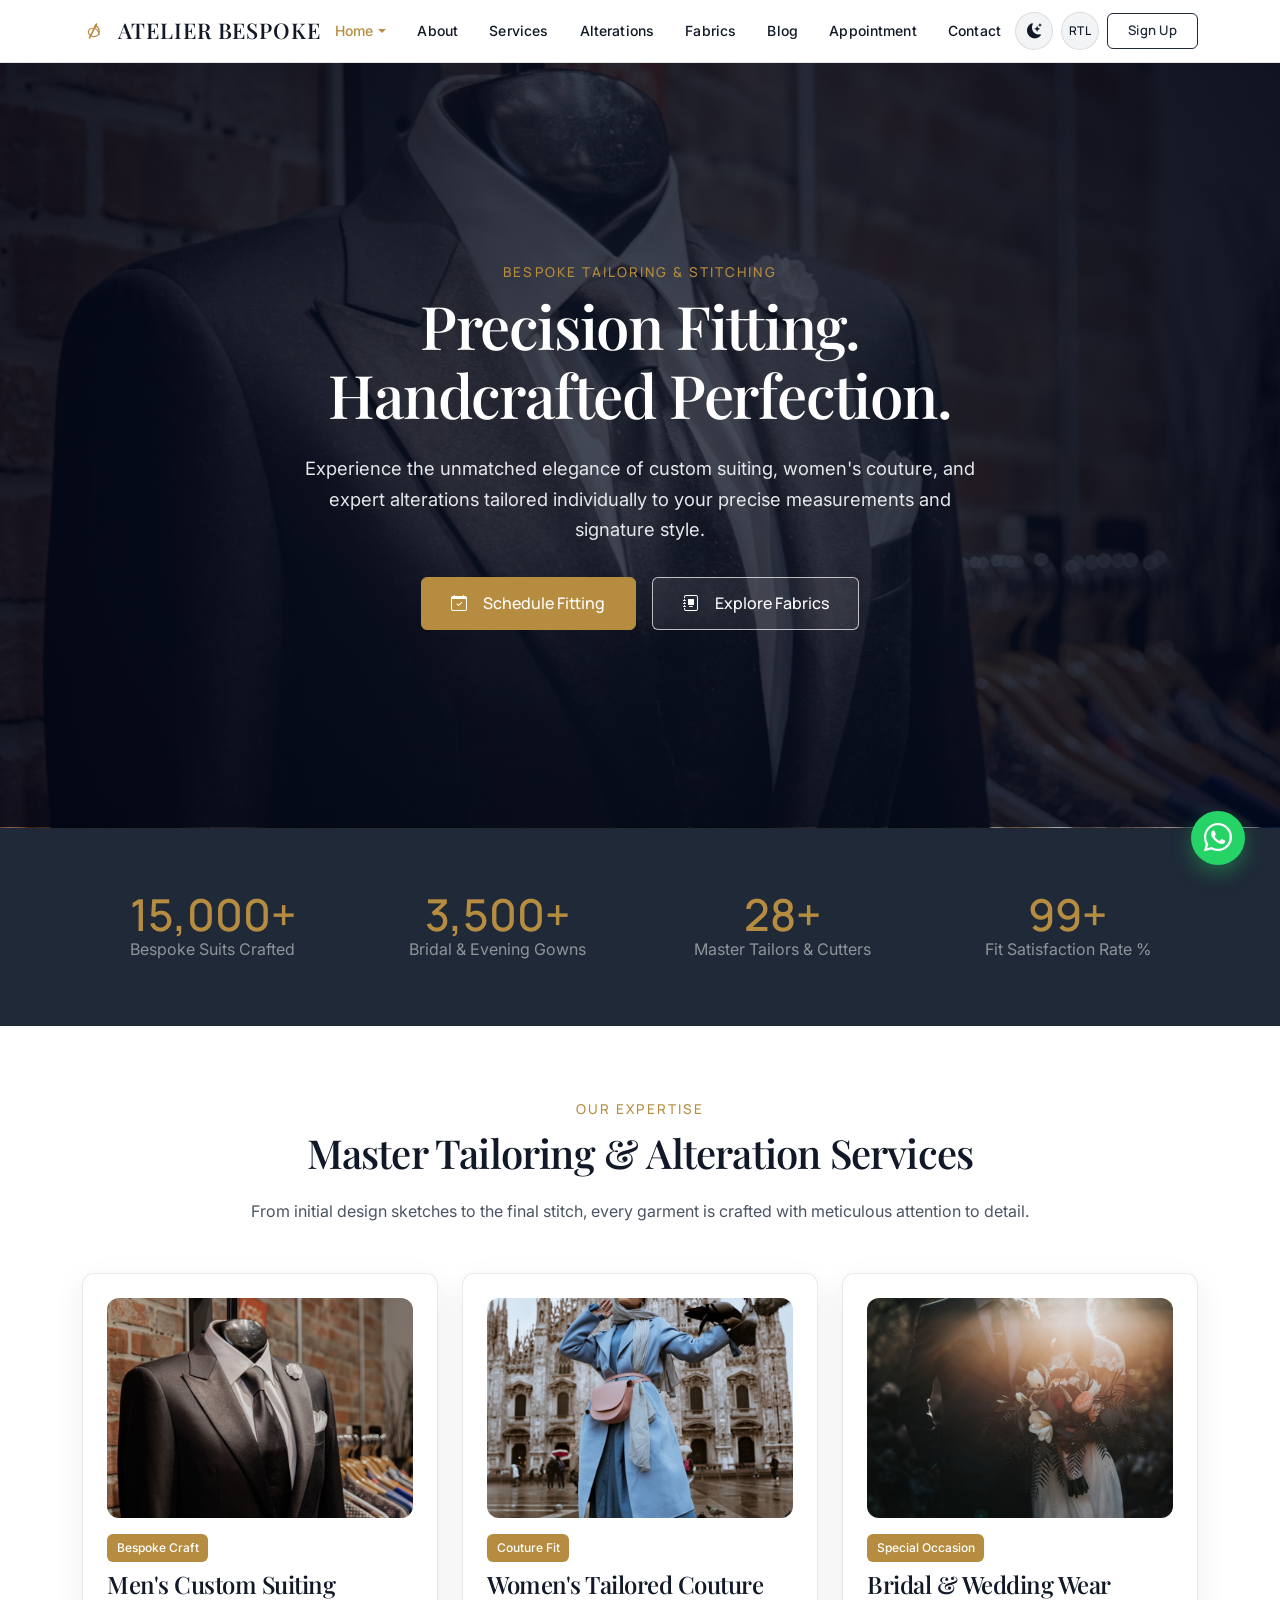
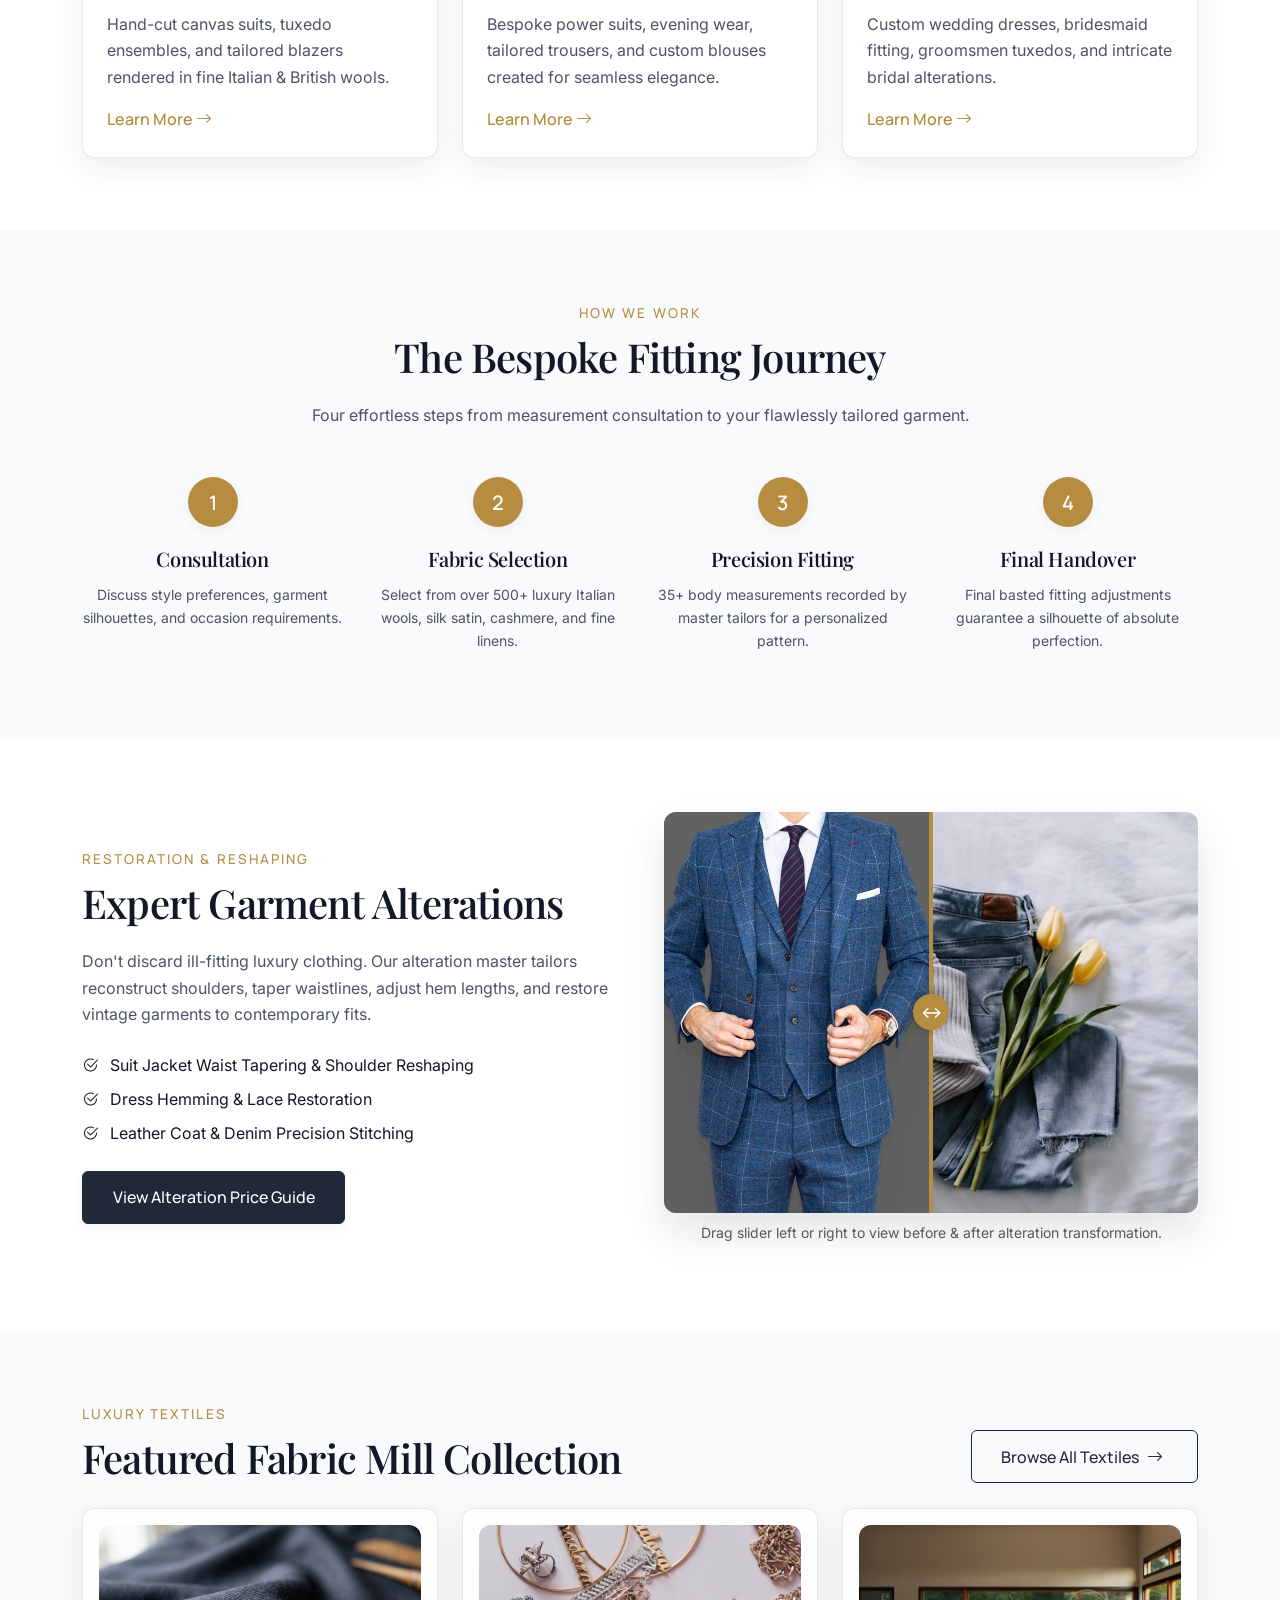
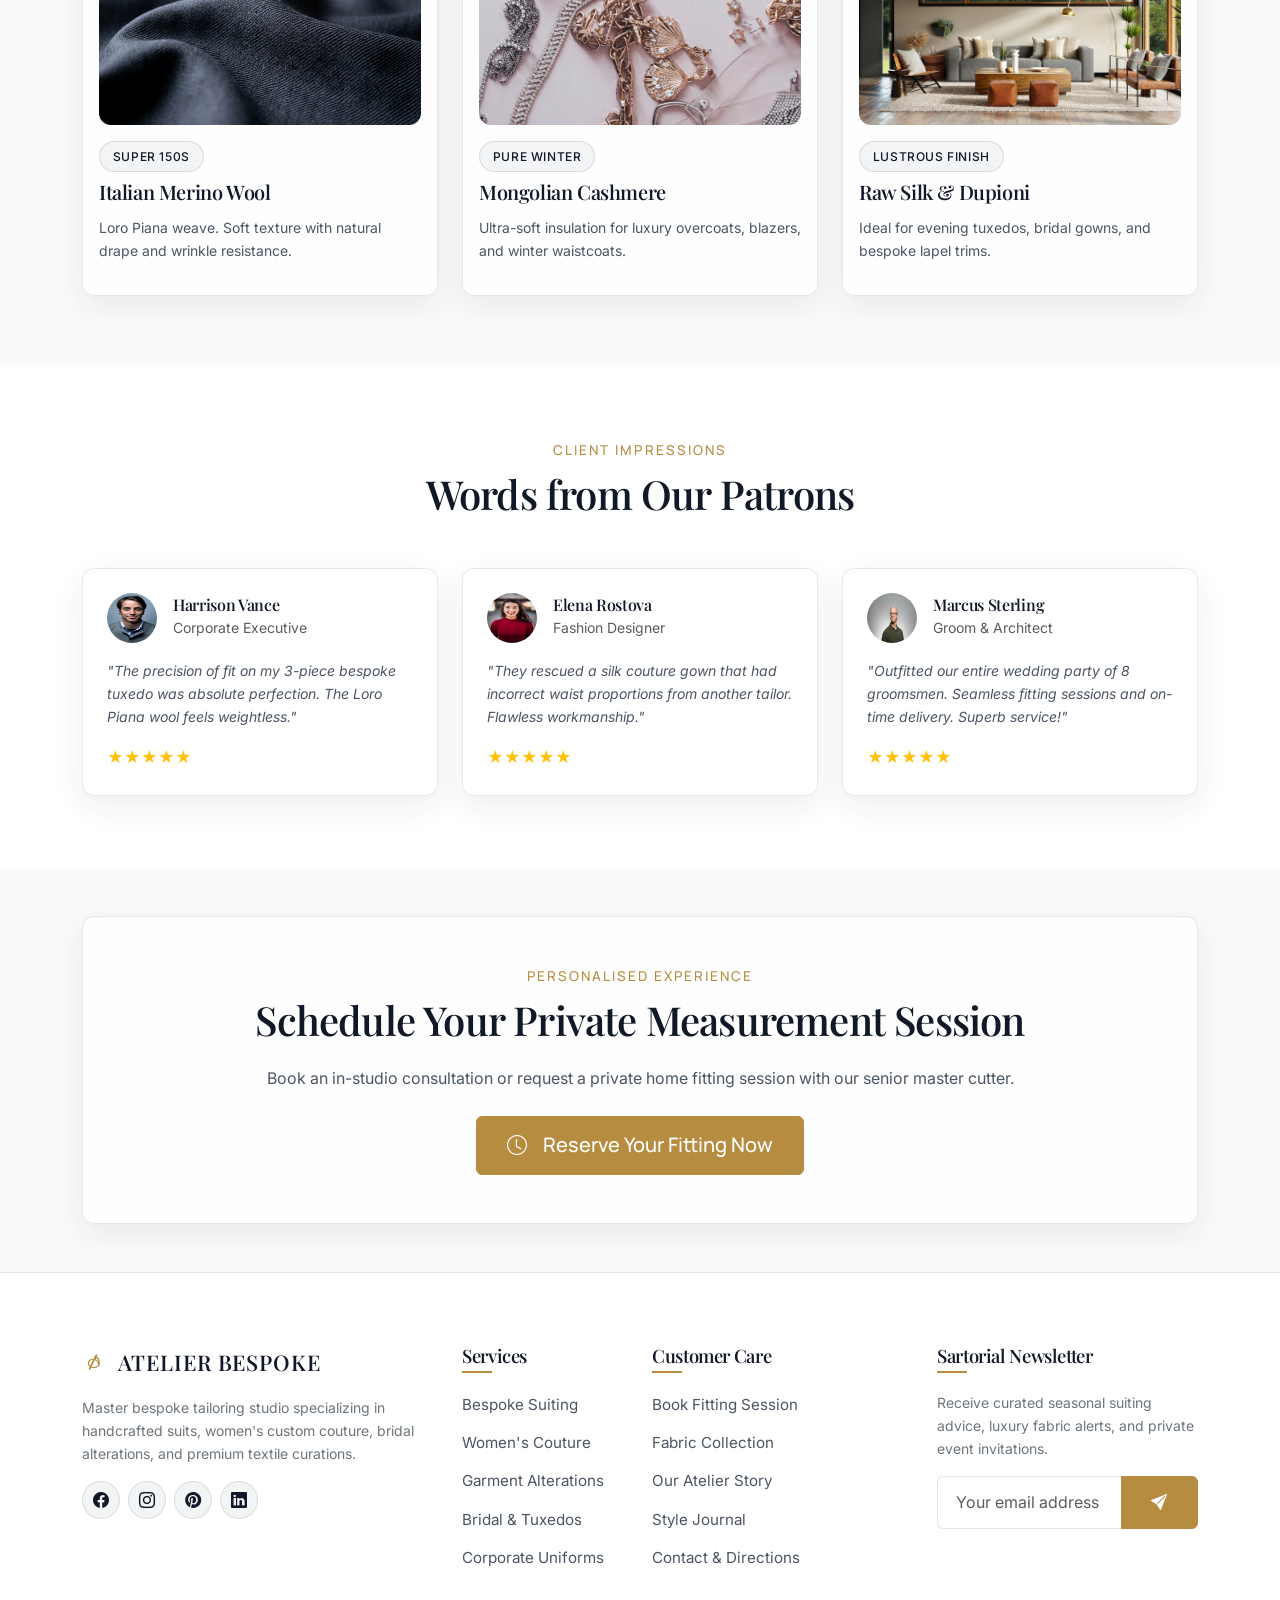
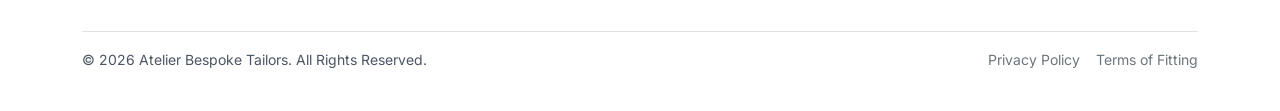
<file: index.html>
<!DOCTYPE html>
<html lang="en">
<head>
  <meta charset="UTF-8">
  <meta name="viewport" content="width=device-width, initial-scale=1.0">
  <meta name="description" content="Atelier Bespoke — Custom Tailoring, Handcrafted Suits, Fine Alterations & Luxury Fabrics. Precision fitting for men and women.">
  <meta name="keywords" content="bespoke tailor, custom suits, custom stitching, wedding suiting, dress alterations, luxury fabric">
  <title>Atelier Bespoke | Custom Tailoring & Handcrafted Stitching Shop</title>

  <!-- Google Fonts & Icons -->
  <link rel="stylesheet" href="https://cdn.jsdelivr.net/npm/bootstrap-icons@1.11.3/font/bootstrap-icons.min.css">
  
  <!-- CSS Stylesheets -->
  <link rel="stylesheet" href="assets/css/bootstrap.min.css">
  <link rel="stylesheet" href="assets/css/style.css">
  <link rel="stylesheet" href="assets/css/dark.css">
  <link rel="stylesheet" href="assets/css/animations.css">
  <link rel="icon" type="image/svg+xml" href="assets/images/favicon.svg">
</head>
<body>

  <!-- Navigation Bar -->
  <nav class="navbar navbar-expand-xl navbar-tailor">
    <div class="container">
      <a class="navbar-brand-logo" href="index.html">
        <svg class="accent-needle color-accent me-1" viewBox="0 0 32 32" width="22" height="22" fill="none" stroke="currentColor" stroke-width="2" stroke-linecap="round" stroke-linejoin="round" style="vertical-align: middle;">
          <path d="M 11 26 L 21 6" stroke-width="2.5" />
          <ellipse cx="19.5" cy="9" rx="0.6" ry="1.8" transform="rotate(27 19.5 9)" fill="currentColor"/>
          <path d="M 19.5 9 C 25 10, 27 18, 23 22 C 18 26, 12 24, 10 20 C 8 16, 11 12, 16 12 C 21 12, 24 16, 25 21" stroke-width="1.8"/>
        </svg> Atelier Bespoke
      </a>
      <button class="navbar-toggler" type="button" data-bs-toggle="collapse" data-bs-target="#navbarMain" aria-controls="navbarMain" aria-expanded="false" aria-label="Toggle navigation">
        <span class="navbar-toggler-icon"></span>
      </button>

      <div class="collapse navbar-collapse" id="navbarMain">
        <ul class="navbar-menu navbar-nav mx-auto">
          <li class="nav-item dropdown">
            <a class="nav-link dropdown-toggle active" href="#" role="button" data-bs-toggle="dropdown" aria-expanded="false">Home</a>
            <ul class="dropdown-menu dropdown-menu-tailor">
              <li><a class="dropdown-item active" href="index.html">Home 1 — Editorial Bespoke</a></li>
              <li><a class="dropdown-item" href="home-2.html">Home 2 — Atelier Studio</a></li>
            </ul>
          </li>
          <li class="nav-item"><a class="nav-link" href="about.html">About</a></li>
          <li class="nav-item"><a class="nav-link" href="services.html">Services</a></li>
          <li class="nav-item"><a class="nav-link" href="alterations.html">Alterations</a></li>
          <li class="nav-item"><a class="nav-link" href="fabric-collection.html">Fabrics</a></li>
          <li class="nav-item"><a class="nav-link" href="blog.html">Blog</a></li>
          <li class="nav-item"><a class="nav-link" href="appointment.html">Appointment</a></li>
          <li class="nav-item"><a class="nav-link" href="contact.html">Contact</a></li>
        </ul>

        <div class="d-flex align-items-center gap-2">
          <button class="theme-toggle-btn" id="themeToggleBtn" aria-label="Toggle Light Dark Theme">
            <i class="bi bi-moon-stars-fill"></i>
          </button>
          <button class="rtl-toggle-btn" id="rtlToggleBtn" aria-label="Toggle RTL Layout" title="Switch to RTL Layout">RTL</button>
          <a href="signup.html" class="btn btn-sm btn-tailor-outline">Sign Up</a>
          
        </div>
      </div>
    </div>
  </nav>

  <!-- Hero Section -->
  <section class="hero-wrapper" style="background-image: url('assets/images/hero/hero-1.jpg');">
    <div class="hero-overlay"></div>
    <div class="container hero-content py-5">
      <div class="row justify-content-center">
        <div class="col-lg-10 col-xl-8 text-center fade-up">
          <span class="section-subtitle text-uppercase">Bespoke Tailoring & Stitching</span>
          <h1>Precision Fitting.<br class="d-none d-md-inline"> Handcrafted Perfection.</h1>
          <p class="mx-auto" style="max-width: 680px;">Experience the unmatched elegance of custom suiting, women's couture, and expert alterations tailored individually to your precise measurements and signature style.</p>
          <div class="btn-group-hero d-flex flex-wrap justify-content-center gap-3 mt-4">
            <a href="appointment.html" class="btn btn-tailor-gold"><i class="bi bi-calendar-check me-2"></i>Schedule Fitting</a>
            <a href="fabric-collection.html" class="btn btn-tailor-outline btn-hero-outline"><i class="bi bi-journal-album me-2"></i>Explore Fabrics</a>
          </div>
        </div>
      </div>
    </div>
  </section>

  <!-- Statistics Counter Section -->
  <section class="py-5 text-white stats-section">
    <div class="container py-3">
      <div class="row text-center g-4">
        <div class="col-6 col-md-3">
          <div class="stat-number" data-target="15000">0</div>
          <p class="text-white-50 mb-0">Bespoke Suits Crafted</p>
        </div>
        <div class="col-6 col-md-3">
          <div class="stat-number" data-target="3500">0</div>
          <p class="text-white-50 mb-0">Bridal & Evening Gowns</p>
        </div>
        <div class="col-6 col-md-3">
          <div class="stat-number" data-target="28">0</div>
          <p class="text-white-50 mb-0">Master Tailors & Cutters</p>
        </div>
        <div class="col-6 col-md-3">
          <div class="stat-number" data-target="99">0</div>
          <p class="text-white-50 mb-0">Fit Satisfaction Rate %</p>
        </div>
      </div>
    </div>
  </section>

  <!-- Tailoring Services Grid -->
  <section class="py-5 bg-surface">
    <div class="container py-4">
      <div class="text-center max-w-700 mx-auto mb-5 fade-up">
        <span class="section-subtitle">Our Expertise</span>
        <h2 class="section-title">Master Tailoring & Alteration Services</h2>
        <p>From initial design sketches to the final stitch, every garment is crafted with meticulous attention to detail.</p>
      </div>

      <div class="row g-4 justify-content-md-center">
        <!-- Service Card 1 -->
        <div class="col-md-6 col-lg-4 fade-up">
          <div class="glass-service-card h-100 p-4 d-flex flex-column">
            <div class="img-zoom-wrapper mb-3" style="height: 220px;">
              <img src="assets/images/tailoring/suit-measuring.jpg" alt="Men's Bespoke Suiting" loading="lazy">
            </div>
            <span class="badge-gold align-self-start mb-2">Bespoke Craft</span>
            <h4>Men's Custom Suiting</h4>
            <p>Hand-cut canvas suits, tuxedo ensembles, and tailored blazers rendered in fine Italian & British wools.</p>
            <a href="service-details.html" class="mt-auto font-accent fw-bold color-accent">Learn More <i class="bi bi-arrow-right"></i></a>
          </div>
        </div>

        <!-- Service Card 2 -->
        <div class="col-md-6 col-lg-4 fade-up">
          <div class="glass-service-card h-100 p-4 d-flex flex-column">
            <div class="img-zoom-wrapper mb-3" style="height: 220px;">
              <img src="assets/images/tailoring/women-couture.jpg" alt="Women's Couture Tailoring" loading="lazy">
            </div>
            <span class="badge-gold align-self-start mb-2">Couture Fit</span>
            <h4>Women's Tailored Couture</h4>
            <p>Bespoke power suits, evening wear, tailored trousers, and custom blouses created for seamless elegance.</p>
            <a href="service-details.html" class="mt-auto font-accent fw-bold color-accent">Learn More <i class="bi bi-arrow-right"></i></a>
          </div>
        </div>

        <!-- Service Card 3 -->
        <div class="col-md-6 col-lg-4 fade-up">
          <div class="glass-service-card h-100 p-4 d-flex flex-column">
            <div class="img-zoom-wrapper mb-3" style="height: 220px;">
              <img src="assets/images/tailoring/bridal-fitting.jpg" alt="Bridal & Wedding Tailoring" loading="lazy">
            </div>
            <span class="badge-gold align-self-start mb-2">Special Occasion</span>
            <h4>Bridal & Wedding Wear</h4>
            <p>Custom wedding dresses, bridesmaid fitting, groomsmen tuxedos, and intricate bridal alterations.</p>
            <a href="service-details.html" class="mt-auto font-accent fw-bold color-accent">Learn More <i class="bi bi-arrow-right"></i></a>
          </div>
        </div>
      </div>
    </div>
  </section>

  <!-- 4-Step Craftsmanship Journey -->
  <section class="py-5 bg-main">
    <div class="container py-4">
      <div class="text-center max-w-700 mx-auto mb-5 fade-up">
        <span class="section-subtitle">How We Work</span>
        <h2 class="section-title">The Bespoke Fitting Journey</h2>
        <p>Four effortless steps from measurement consultation to your flawlessly tailored garment.</p>
      </div>

      <div class="row g-4 text-center">
        <div class="col-6 col-md-3 fade-up">
          <div class="process-step-num mx-auto">1</div>
          <h5 class="fw-bold">Consultation</h5>
          <p class="small">Discuss style preferences, garment silhouettes, and occasion requirements.</p>
        </div>
        <div class="col-6 col-md-3 fade-up">
          <div class="process-step-num mx-auto">2</div>
          <h5 class="fw-bold">Fabric Selection</h5>
          <p class="small">Select from over 500+ luxury Italian wools, silk satin, cashmere, and fine linens.</p>
        </div>
        <div class="col-6 col-md-3 fade-up">
          <div class="process-step-num mx-auto">3</div>
          <h5 class="fw-bold">Precision Fitting</h5>
          <p class="small">35+ body measurements recorded by master tailors for a personalized pattern.</p>
        </div>
        <div class="col-6 col-md-3 fade-up">
          <div class="process-step-num mx-auto">4</div>
          <h5 class="fw-bold">Final Handover</h5>
          <p class="small">Final basted fitting adjustments guarantee a silhouette of absolute perfection.</p>
        </div>
      </div>
    </div>
  </section>

  <!-- Before & After Alterations Showcase -->
  <section class="py-5 bg-surface">
    <div class="container py-4">
      <div class="row align-items-center g-5">
        <div class="col-lg-6 fade-up">
          <span class="section-subtitle">Restoration & Reshaping</span>
          <h2 class="section-title">Expert Garment Alterations</h2>
          <p>Don't discard ill-fitting luxury clothing. Our alteration master tailors reconstruct shoulders, taper waistlines, adjust hem lengths, and restore vintage garments to contemporary fits.</p>
          
          <ul class="list-unstyled my-4">
            <li class="mb-2"><i class="bi bi-check2-circle me-2 color-accent"></i> Suit Jacket Waist Tapering & Shoulder Reshaping</li>
            <li class="mb-2"><i class="bi bi-check2-circle me-2 color-accent"></i> Dress Hemming & Lace Restoration</li>
            <li class="mb-2"><i class="bi bi-check2-circle me-2 color-accent"></i> Leather Coat & Denim Precision Stitching</li>
          </ul>

          <a href="alterations.html" class="btn btn-tailor-primary">View Alteration Price Guide</a>
        </div>

        <div class="col-lg-6 fade-up">
          <div class="ba-container">
            <img src="assets/images/banners/before-alteration.jpg" alt="Garment Before Alteration">
            <div class="ba-after-layer">
              <img src="assets/images/banners/after-alteration.jpg" alt="Garment After Alteration">
            </div>
            <div class="ba-slider-handle"></div>
          </div>
          <p class="text-center small text-muted mt-2">Drag slider left or right to view before & after alteration transformation.</p>
        </div>
      </div>
    </div>
  </section>

  <!-- Featured Fabric Collection Preview -->
  <section class="py-5 bg-main">
    <div class="container py-4">
      <div class="d-flex flex-wrap align-items-end justify-content-between mb-4 fade-up">
        <div>
          <span class="section-subtitle">Luxury Textiles</span>
          <h2 class="section-title mb-0">Featured Fabric Mill Collection</h2>
        </div>
        <a href="fabric-collection.html" class="btn btn-tailor-outline">Browse All Textiles <i class="bi bi-arrow-right me-1"></i></a>
      </div>

      <div class="row g-4">
        <div class="col-md-4 fade-up">
          <div class="glass-fabric-card p-3 h-100">
            <div class="img-zoom-wrapper mb-3" style="height: 200px;">
              <img src="assets/images/fabrics/italian-wool.jpg" alt="Italian Merino Wool" loading="lazy">
            </div>
            <span class="fabric-swatch-badge mb-2">Super 150s</span>
            <h5>Italian Merino Wool</h5>
            <p class="small">Loro Piana weave. Soft texture with natural drape and wrinkle resistance.</p>
          </div>
        </div>

        <div class="col-md-4 fade-up">
          <div class="glass-fabric-card p-3 h-100">
            <div class="img-zoom-wrapper mb-3" style="height: 200px;">
              <img src="assets/images/fabrics/cashmere-soft.jpg" alt="Mongolian Cashmere" loading="lazy">
            </div>
            <span class="fabric-swatch-badge mb-2">Pure Winter</span>
            <h5>Mongolian Cashmere</h5>
            <p class="small">Ultra-soft insulation for luxury overcoats, blazers, and winter waistcoats.</p>
          </div>
        </div>

        <div class="col-md-4 fade-up">
          <div class="glass-fabric-card p-3 h-100">
            <div class="img-zoom-wrapper mb-3" style="height: 200px;">
              <img src="assets/images/fabrics/silk-satin.jpg" alt="Raw Silk Satin" loading="lazy">
            </div>
            <span class="fabric-swatch-badge mb-2">Lustrous Finish</span>
            <h5>Raw Silk & Dupioni</h5>
            <p class="small">Ideal for evening tuxedos, bridal gowns, and bespoke lapel trims.</p>
          </div>
        </div>
      </div>
    </div>
  </section>

  <!-- Client Testimonials Carousel -->
  <section class="py-5 bg-surface">
    <div class="container py-4">
      <div class="text-center max-w-700 mx-auto mb-5 fade-up">
        <span class="section-subtitle">Client Impressions</span>
        <h2 class="section-title">Words from Our Patrons</h2>
      </div>

      <div class="row g-4">
        <div class="col-md-4 fade-up">
          <div class="glass-testimonial-card p-4 h-100 d-flex flex-column">
            <div class="d-flex align-items-center gap-3 mb-3">
              <img src="assets/images/testimonials/client-1.jpg" class="rounded-circle" width="50" height="50" alt="Client Testimonial">
              <div>
                <h6 class="mb-0 fw-bold">Harrison Vance</h6>
                <small class="text-muted">Corporate Executive</small>
              </div>
            </div>
            <p class="fst-italic small">"The precision of fit on my 3-piece bespoke tuxedo was absolute perfection. The Loro Piana wool feels weightless."</p>
            <div class="text-warning mt-auto">★★★★★</div>
          </div>
        </div>

        <div class="col-md-4 fade-up">
          <div class="glass-testimonial-card p-4 h-100 d-flex flex-column">
            <div class="d-flex align-items-center gap-3 mb-3">
              <img src="assets/images/testimonials/client-2.jpg" class="rounded-circle" width="50" height="50" alt="Client Testimonial">
              <div>
                <h6 class="mb-0 fw-bold">Elena Rostova</h6>
                <small class="text-muted">Fashion Designer</small>
              </div>
            </div>
            <p class="fst-italic small">"They rescued a silk couture gown that had incorrect waist proportions from another tailor. Flawless workmanship."</p>
            <div class="text-warning mt-auto">★★★★★</div>
          </div>
        </div>

        <div class="col-md-4 fade-up">
          <div class="glass-testimonial-card p-4 h-100 d-flex flex-column">
            <div class="d-flex align-items-center gap-3 mb-3">
              <img src="assets/images/testimonials/client-3.jpg" class="rounded-circle" width="50" height="50" alt="Client Testimonial">
              <div>
                <h6 class="mb-0 fw-bold">Marcus Sterling</h6>
                <small class="text-muted">Groom & Architect</small>
              </div>
            </div>
            <p class="fst-italic small">"Outfitted our entire wedding party of 8 groomsmen. Seamless fitting sessions and on-time delivery. Superb service!"</p>
            <div class="text-warning mt-auto">★★★★★</div>
          </div>
        </div>
      </div>
    </div>
  </section>

  <!-- Appointment CTA Banner -->
  <section class="py-5 bg-main">
    <div class="container">
      <div class="glass-appointment-cta p-5 text-center position-relative overflow-hidden fade-up">
        <span class="section-subtitle">Personalised Experience</span>
        <h2 class="section-title">Schedule Your Private Measurement Session</h2>
        <p class="max-w-600 mx-auto mb-4">Book an in-studio consultation or request a private home fitting session with our senior master cutter.</p>
        <a href="appointment.html" class="btn btn-tailor-gold btn-lg"><i class="bi bi-clock me-2"></i>Reserve Your Fitting Now</a>
      </div>
    </div>
  </section>

  <!-- Global Footer -->
  <footer class="footer-tailor">
    <div class="container">
      <div class="row g-4 mb-5">
        <!-- Col 1: Brand -->
        <div class="col-lg-4 col-md-6">
          <a class="navbar-brand-logo mb-3" href="index.html">
            <svg class="accent-needle color-accent me-1" viewBox="0 0 32 32" width="22" height="22" fill="none" stroke="currentColor" stroke-width="2" stroke-linecap="round" stroke-linejoin="round" style="vertical-align: middle;">
              <path d="M 11 26 L 21 6" stroke-width="2.5" />
              <ellipse cx="19.5" cy="9" rx="0.6" ry="1.8" transform="rotate(27 19.5 9)" fill="currentColor"/>
              <path d="M 19.5 9 C 25 10, 27 18, 23 22 C 18 26, 12 24, 10 20 C 8 16, 11 12, 16 12 C 21 12, 24 16, 25 21" stroke-width="1.8"/>
            </svg> Atelier Bespoke
          </a>
          <p class="small text-secondary">Master bespoke tailoring studio specializing in handcrafted suits, women's custom couture, bridal alterations, and premium textile curations.</p>
          <div class="d-flex gap-2 mt-3">
            <a href="#" class="social-icon-btn" aria-label="Facebook"><i class="bi bi-facebook"></i></a>
            <a href="#" class="social-icon-btn" aria-label="Instagram"><i class="bi bi-instagram"></i></a>
            <a href="#" class="social-icon-btn" aria-label="Pinterest"><i class="bi bi-pinterest"></i></a>
            <a href="#" class="social-icon-btn" aria-label="LinkedIn"><i class="bi bi-linkedin"></i></a>
          </div>
        </div>

        <!-- Col 2: Services -->
        <div class="col-lg-2 col-md-6">
          <h5>Services</h5>
          <ul class="footer-links">
            <li><a href="services.html">Bespoke Suiting</a></li>
            <li><a href="services.html">Women's Couture</a></li>
            <li><a href="alterations.html">Garment Alterations</a></li>
            <li><a href="services.html">Bridal & Tuxedos</a></li>
            <li><a href="services.html">Corporate Uniforms</a></li>
          </ul>
        </div>

        <!-- Col 3: Support -->
        <div class="col-lg-3 col-md-6">
          <h5>Customer Care</h5>
          <ul class="footer-links">
            <li><a href="appointment.html">Book Fitting Session</a></li>
            <li><a href="fabric-collection.html">Fabric Collection</a></li>
            <li><a href="about.html">Our Atelier Story</a></li>
            <li><a href="blog.html">Style Journal</a></li>
            <li><a href="contact.html">Contact & Directions</a></li>
          </ul>
        </div>

        <!-- Col 4: Newsletter -->
        <div class="col-lg-3 col-md-6">
          <h5>Sartorial Newsletter</h5>
          <p class="small text-secondary">Receive curated seasonal suiting advice, luxury fabric alerts, and private event invitations.</p>
          <form id="newsletterForm" class="mt-3">
            <div class="input-group">
              <input type="email" class="form-control form-control-tailor" placeholder="Your email address" required>
              <button class="btn btn-tailor-gold" type="submit"><i class="bi bi-send-fill"></i></button>
            </div>
          </form>
        </div>
      </div>

      <div class="border-top pt-3 d-flex flex-wrap justify-content-between align-items-center small text-secondary">
        <p class="mb-0">&copy; 2026 Atelier Bespoke Tailors. All Rights Reserved.</p>
        <div class="d-flex gap-3">
          <a href="#" class="text-secondary">Privacy Policy</a>
          <a href="#" class="text-secondary">Terms of Fitting</a>
        </div>
      </div>
    </div>
  </footer>

  <!-- WhatsApp Floating Button -->
  <a href="https://wa.me/15550192834" target="_blank" class="whatsapp-float" aria-label="Chat on WhatsApp">
    <i class="bi bi-whatsapp"></i>
  </a>

  <!-- JS Libraries -->
  <script src="https://cdn.jsdelivr.net/npm/bootstrap@5.3.3/dist/js/bootstrap.bundle.min.js"></script>
  <script src="https://cdnjs.cloudflare.com/ajax/libs/gsap/3.12.5/gsap.min.js"></script>
  <script src="assets/js/theme-toggle.js"></script>
  <script src="assets/js/animations.js"></script>
  <script src="assets/js/main.js"></script>
</body>
</html>
</file>
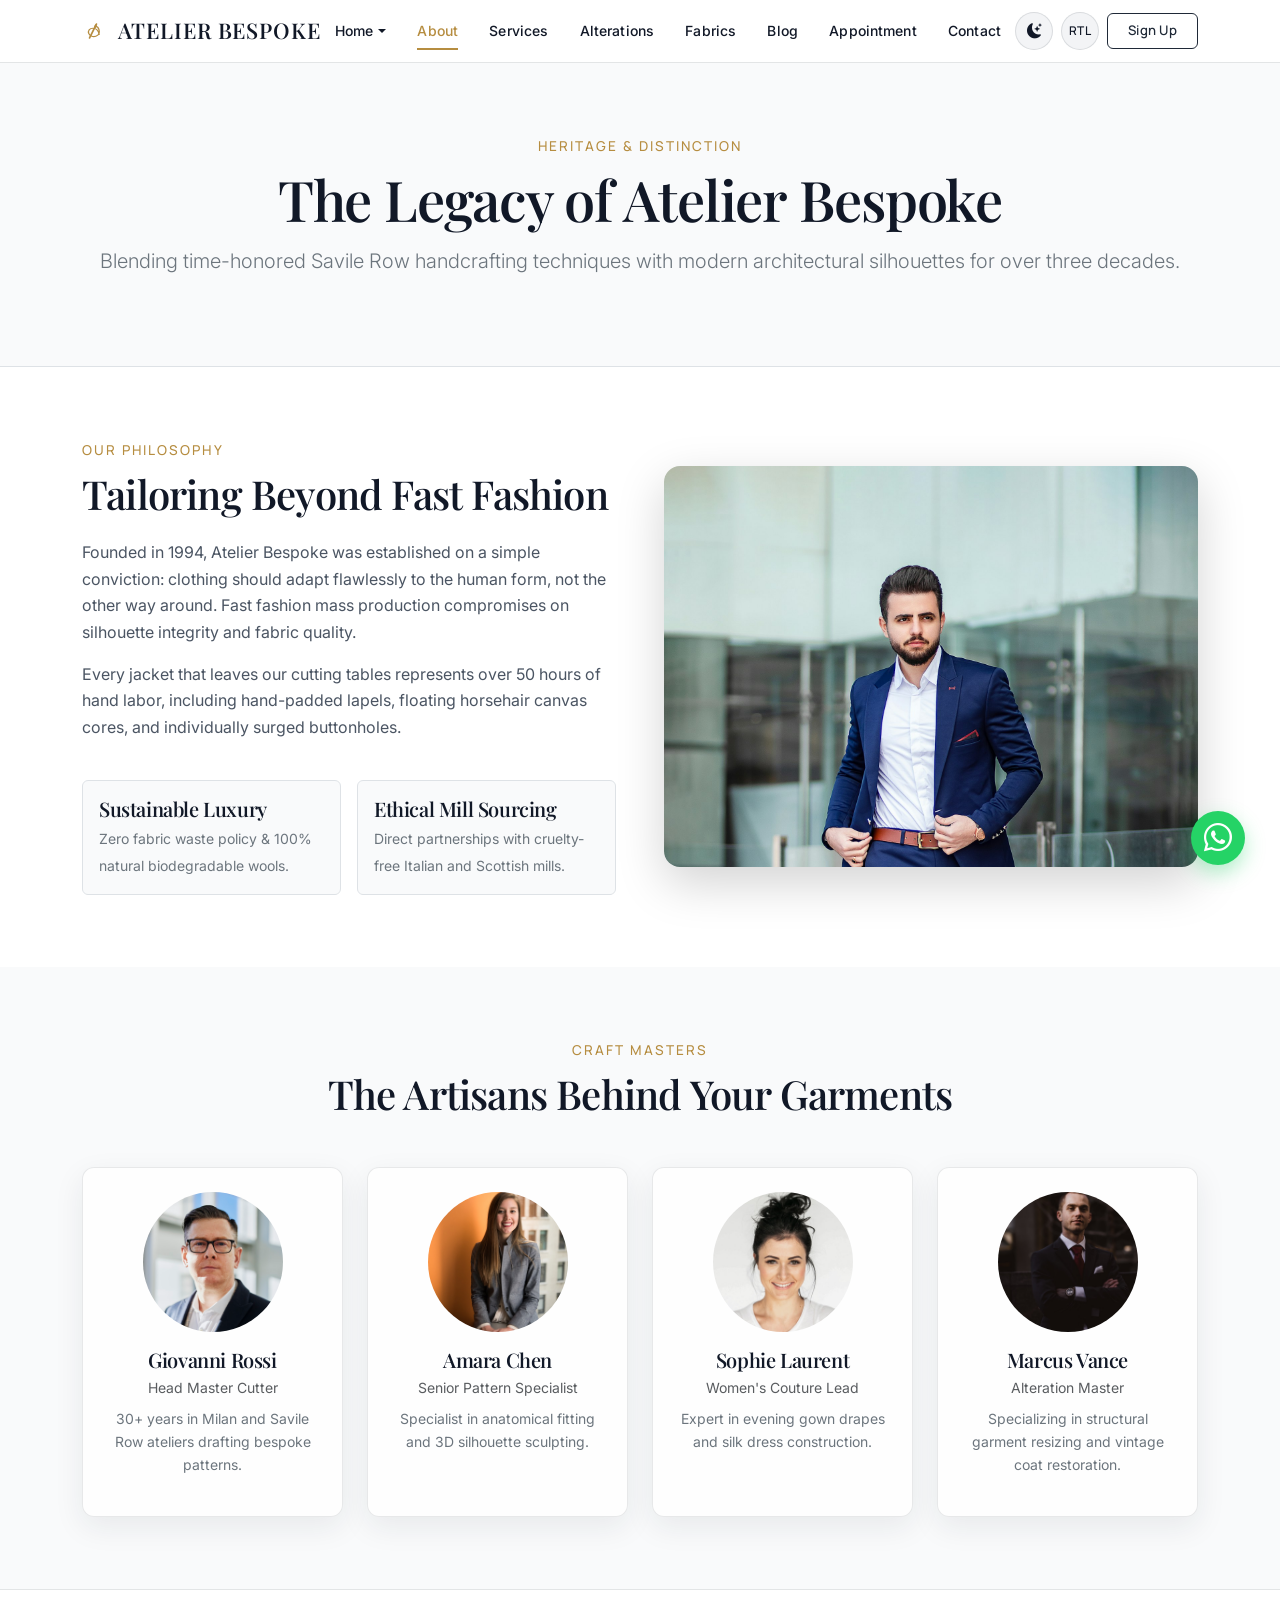
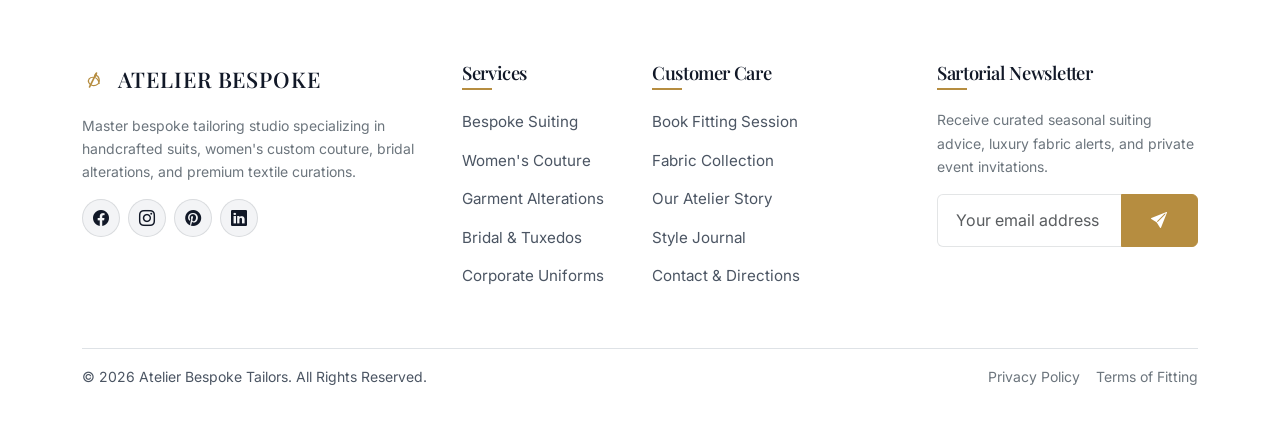
<file: about.html>
<!DOCTYPE html>
<html lang="en">
<head>
  <meta charset="UTF-8">
  <meta name="viewport" content="width=device-width, initial-scale=1.0">
  <meta name="description" content="About Atelier Bespoke — Discover our legacy of master tailoring, pattern cutting heritage, and commitment to sustainable luxury fashion.">
  <meta name="keywords" content="tailor studio heritage, master pattern cutters, bespoke suit philosophy, sustainable fabric tailoring">
  <title>Our Atelier Story & Craftsmanship | Atelier Bespoke</title>

  <!-- Google Fonts & Icons -->
  <link rel="stylesheet" href="https://cdn.jsdelivr.net/npm/bootstrap-icons@1.11.3/font/bootstrap-icons.min.css">
  
  <!-- CSS Stylesheets -->
  <link rel="stylesheet" href="assets/css/bootstrap.min.css">
  <link rel="stylesheet" href="assets/css/style.css">
  <link rel="stylesheet" href="assets/css/dark.css">
  <link rel="stylesheet" href="assets/css/animations.css">
  <link rel="icon" type="image/svg+xml" href="assets/images/favicon.svg">
</head>
<body>

  <!-- Navigation Bar -->
  <nav class="navbar navbar-expand-xl navbar-tailor">
    <div class="container">
      <a class="navbar-brand-logo" href="index.html">
        <svg class="accent-needle color-accent me-1" viewBox="0 0 32 32" width="22" height="22" fill="none" stroke="currentColor" stroke-width="2" stroke-linecap="round" stroke-linejoin="round" style="vertical-align: middle;">
          <path d="M 11 26 L 21 6" stroke-width="2.5" />
          <ellipse cx="19.5" cy="9" rx="0.6" ry="1.8" transform="rotate(27 19.5 9)" fill="currentColor"/>
          <path d="M 19.5 9 C 25 10, 27 18, 23 22 C 18 26, 12 24, 10 20 C 8 16, 11 12, 16 12 C 21 12, 24 16, 25 21" stroke-width="1.8"/>
        </svg> Atelier Bespoke
      </a>
      <button class="navbar-toggler" type="button" data-bs-toggle="collapse" data-bs-target="#navbarMain" aria-controls="navbarMain" aria-expanded="false" aria-label="Toggle navigation">
        <span class="navbar-toggler-icon"></span>
      </button>

      <div class="collapse navbar-collapse" id="navbarMain">
        <ul class="navbar-menu navbar-nav mx-auto">
          <li class="nav-item dropdown">
            <a class="nav-link dropdown-toggle" href="#" role="button" data-bs-toggle="dropdown" aria-expanded="false">Home</a>
            <ul class="dropdown-menu dropdown-menu-tailor">
              <li><a class="dropdown-item" href="index.html">Home 1 — Editorial Bespoke</a></li>
              <li><a class="dropdown-item" href="home-2.html">Home 2 — Atelier Studio</a></li>
            </ul>
          </li>
          <li class="nav-item"><a class="nav-link active" href="about.html">About</a></li>
          <li class="nav-item"><a class="nav-link" href="services.html">Services</a></li>
          <li class="nav-item"><a class="nav-link" href="alterations.html">Alterations</a></li>
          <li class="nav-item"><a class="nav-link" href="fabric-collection.html">Fabrics</a></li>
          <li class="nav-item"><a class="nav-link" href="blog.html">Blog</a></li>
          <li class="nav-item"><a class="nav-link" href="appointment.html">Appointment</a></li>
          <li class="nav-item"><a class="nav-link" href="contact.html">Contact</a></li>
        </ul>

        <div class="d-flex align-items-center gap-2">
          <button class="theme-toggle-btn" id="themeToggleBtn" aria-label="Toggle Light Dark Theme">
            <i class="bi bi-moon-stars-fill"></i>
          </button>
          <button class="rtl-toggle-btn" id="rtlToggleBtn" aria-label="Toggle RTL Layout" title="Switch to RTL Layout">RTL</button>
          <a href="signup.html" class="btn btn-sm btn-tailor-outline">Sign Up</a>
          
        </div>
      </div>
    </div>
  </nav>

  <!-- Banner Header -->
  <section class="py-5 bg-main border-bottom">
    <div class="container py-4 text-center">
      <span class="section-subtitle">Heritage & Distinction</span>
      <h1 class="display-4 fw-bold">The Legacy of Atelier Bespoke</h1>
      <p class="lead max-w-700 mx-auto text-secondary">Blending time-honored Savile Row handcrafting techniques with modern architectural silhouettes for over three decades.</p>
    </div>
  </section>

  <!-- Brand Story & Values -->
  <section class="py-5 bg-surface">
    <div class="container py-4">
      <div class="row align-items-center g-5">
        <div class="col-lg-6 fade-up">
          <span class="section-subtitle">Our Philosophy</span>
          <h2 class="section-title">Tailoring Beyond Fast Fashion</h2>
          <p>Founded in 1994, Atelier Bespoke was established on a simple conviction: clothing should adapt flawlessly to the human form, not the other way around. Fast fashion mass production compromises on silhouette integrity and fabric quality.</p>
          <p>Every jacket that leaves our cutting tables represents over 50 hours of hand labor, including hand-padded lapels, floating horsehair canvas cores, and individually surged buttonholes.</p>
          
          <div class="row g-3 mt-4">
            <div class="col-sm-6">
              <div class="p-3 bg-main rounded border">
                <h5 class="fw-bold color-accent mb-1">Sustainable Luxury</h5>
                <small class="text-secondary">Zero fabric waste policy & 100% natural biodegradable wools.</small>
              </div>
            </div>
            <div class="col-sm-6">
              <div class="p-3 bg-main rounded border">
                <h5 class="fw-bold color-accent mb-1">Ethical Mill Sourcing</h5>
                <small class="text-secondary">Direct partnerships with cruelty-free Italian and Scottish mills.</small>
              </div>
            </div>
          </div>
        </div>

        <div class="col-lg-6 fade-up">
          <div class="img-zoom-wrapper shadow-lg rounded-4 philosophy-img-wrapper">
            <img src="assets/images/hero/hero-3.jpg" alt="Master Cutter Drafting Suit Pattern" loading="lazy">
          </div>
        </div>
      </div>
    </div>
  </section>

  <!-- Atelier Artisans Team Showcase -->
  <section class="py-5 bg-main">
    <div class="container py-4">
      <div class="text-center max-w-700 mx-auto mb-5 fade-up">
        <span class="section-subtitle">Craft Masters</span>
        <h2 class="section-title">The Artisans Behind Your Garments</h2>
      </div>

      <div class="row g-4">
        <div class="col-md-6 col-lg-3 fade-up">
          <div class="glass-card text-center p-4 h-100">
            <div class="rounded-circle overflow-hidden mx-auto mb-3" style="width: 140px; height: 140px;">
              <img src="assets/images/team/master-tailor.jpg" class="w-100 h-100 object-fit-cover" alt="Head Cutter">
            </div>
            <h5 class="fw-bold mb-1">Giovanni Rossi</h5>
            <small class="text-muted d-block mb-2">Head Master Cutter</small>
            <p class="small text-secondary">30+ years in Milan and Savile Row ateliers drafting bespoke patterns.</p>
          </div>
        </div>

        <div class="col-md-6 col-lg-3 fade-up">
          <div class="glass-card text-center p-4 h-100">
            <div class="rounded-circle overflow-hidden mx-auto mb-3" style="width: 140px; height: 140px;">
              <img src="assets/images/team/pattern-cutter.jpg" class="w-100 h-100 object-fit-cover" alt="Pattern Specialist">
            </div>
            <h5 class="fw-bold mb-1">Amara Chen</h5>
            <small class="text-muted d-block mb-2">Senior Pattern Specialist</small>
            <p class="small text-secondary">Specialist in anatomical fitting and 3D silhouette sculpting.</p>
          </div>
        </div>

        <div class="col-md-6 col-lg-3 fade-up">
          <div class="glass-card text-center p-4 h-100">
            <div class="rounded-circle overflow-hidden mx-auto mb-3" style="width: 140px; height: 140px;">
              <img src="assets/images/team/couture-designer.jpg" class="w-100 h-100 object-fit-cover" alt="Women's Couture Designer">
            </div>
            <h5 class="fw-bold mb-1">Sophie Laurent</h5>
            <small class="text-muted d-block mb-2">Women's Couture Lead</small>
            <p class="small text-secondary">Expert in evening gown drapes and silk dress construction.</p>
          </div>
        </div>

        <div class="col-md-6 col-lg-3 fade-up">
          <div class="glass-card text-center p-4 h-100">
            <div class="rounded-circle overflow-hidden mx-auto mb-3" style="width: 140px; height: 140px;">
              <img src="assets/images/team/alteration-specialist.jpg" class="w-100 h-100 object-fit-cover" alt="Alteration Master">
            </div>
            <h5 class="fw-bold mb-1">Marcus Vance</h5>
            <small class="text-muted d-block mb-2">Alteration Master</small>
            <p class="small text-secondary">Specializing in structural garment resizing and vintage coat restoration.</p>
          </div>
        </div>
      </div>
    </div>
  </section>

  <!-- Global Footer -->
  <footer class="footer-tailor">
    <div class="container">
      <div class="row g-4 mb-5">
        <div class="col-lg-4 col-md-6">
          <a class="navbar-brand-logo mb-3" href="index.html">
            <svg class="accent-needle color-accent me-1" viewBox="0 0 32 32" width="22" height="22" fill="none" stroke="currentColor" stroke-width="2" stroke-linecap="round" stroke-linejoin="round" style="vertical-align: middle;">
              <path d="M 11 26 L 21 6" stroke-width="2.5" />
              <ellipse cx="19.5" cy="9" rx="0.6" ry="1.8" transform="rotate(27 19.5 9)" fill="currentColor"/>
              <path d="M 19.5 9 C 25 10, 27 18, 23 22 C 18 26, 12 24, 10 20 C 8 16, 11 12, 16 12 C 21 12, 24 16, 25 21" stroke-width="1.8"/>
            </svg> Atelier Bespoke
          </a>
          <p class="small text-secondary">Master bespoke tailoring studio specializing in handcrafted suits, women's custom couture, bridal alterations, and premium textile curations.</p>
          <div class="d-flex gap-2 mt-3">
            <a href="#" class="social-icon-btn" aria-label="Facebook"><i class="bi bi-facebook"></i></a>
            <a href="#" class="social-icon-btn" aria-label="Instagram"><i class="bi bi-instagram"></i></a>
            <a href="#" class="social-icon-btn" aria-label="Pinterest"><i class="bi bi-pinterest"></i></a>
            <a href="#" class="social-icon-btn" aria-label="LinkedIn"><i class="bi bi-linkedin"></i></a>
          </div>
        </div>
        <div class="col-lg-2 col-md-6">
          <h5>Services</h5>
          <ul class="footer-links">
            <li><a href="services.html">Bespoke Suiting</a></li>
            <li><a href="services.html">Women's Couture</a></li>
            <li><a href="alterations.html">Garment Alterations</a></li>
            <li><a href="services.html">Bridal & Tuxedos</a></li>
            <li><a href="services.html">Corporate Uniforms</a></li>
          </ul>
        </div>
        <div class="col-lg-3 col-md-6">
          <h5>Customer Care</h5>
          <ul class="footer-links">
            <li><a href="appointment.html">Book Fitting Session</a></li>
            <li><a href="fabric-collection.html">Fabric Collection</a></li>
            <li><a href="about.html">Our Atelier Story</a></li>
            <li><a href="blog.html">Style Journal</a></li>
            <li><a href="contact.html">Contact & Directions</a></li>
          </ul>
        </div>
        <div class="col-lg-3 col-md-6">
          <h5>Sartorial Newsletter</h5>
          <p class="small text-secondary">Receive curated seasonal suiting advice, luxury fabric alerts, and private event invitations.</p>
          <form id="newsletterForm" class="mt-3">
            <div class="input-group">
              <input type="email" class="form-control form-control-tailor" placeholder="Your email address" required>
              <button class="btn btn-tailor-gold" type="submit"><i class="bi bi-send-fill"></i></button>
            </div>
          </form>
        </div>
      </div>

      <div class="border-top pt-3 d-flex flex-wrap justify-content-between align-items-center small text-secondary">
        <p class="mb-0">&copy; 2026 Atelier Bespoke Tailors. All Rights Reserved.</p>
        <div class="d-flex gap-3">
          <a href="#" class="text-secondary">Privacy Policy</a>
          <a href="#" class="text-secondary">Terms of Fitting</a>
        </div>
      </div>
    </div>
  </footer>

  <!-- WhatsApp Floating Button -->
  <a href="https://wa.me/15550192834" target="_blank" class="whatsapp-float" aria-label="Chat on WhatsApp">
    <i class="bi bi-whatsapp"></i>
  </a>

  <!-- JS Libraries -->
  <script src="https://cdn.jsdelivr.net/npm/bootstrap@5.3.3/dist/js/bootstrap.bundle.min.js"></script>
  <script src="https://cdnjs.cloudflare.com/ajax/libs/gsap/3.12.5/gsap.min.js"></script>
  <script src="assets/js/theme-toggle.js"></script>
  <script src="assets/js/animations.js"></script>
  <script src="assets/js/main.js"></script>
</body>
</html>
</file>
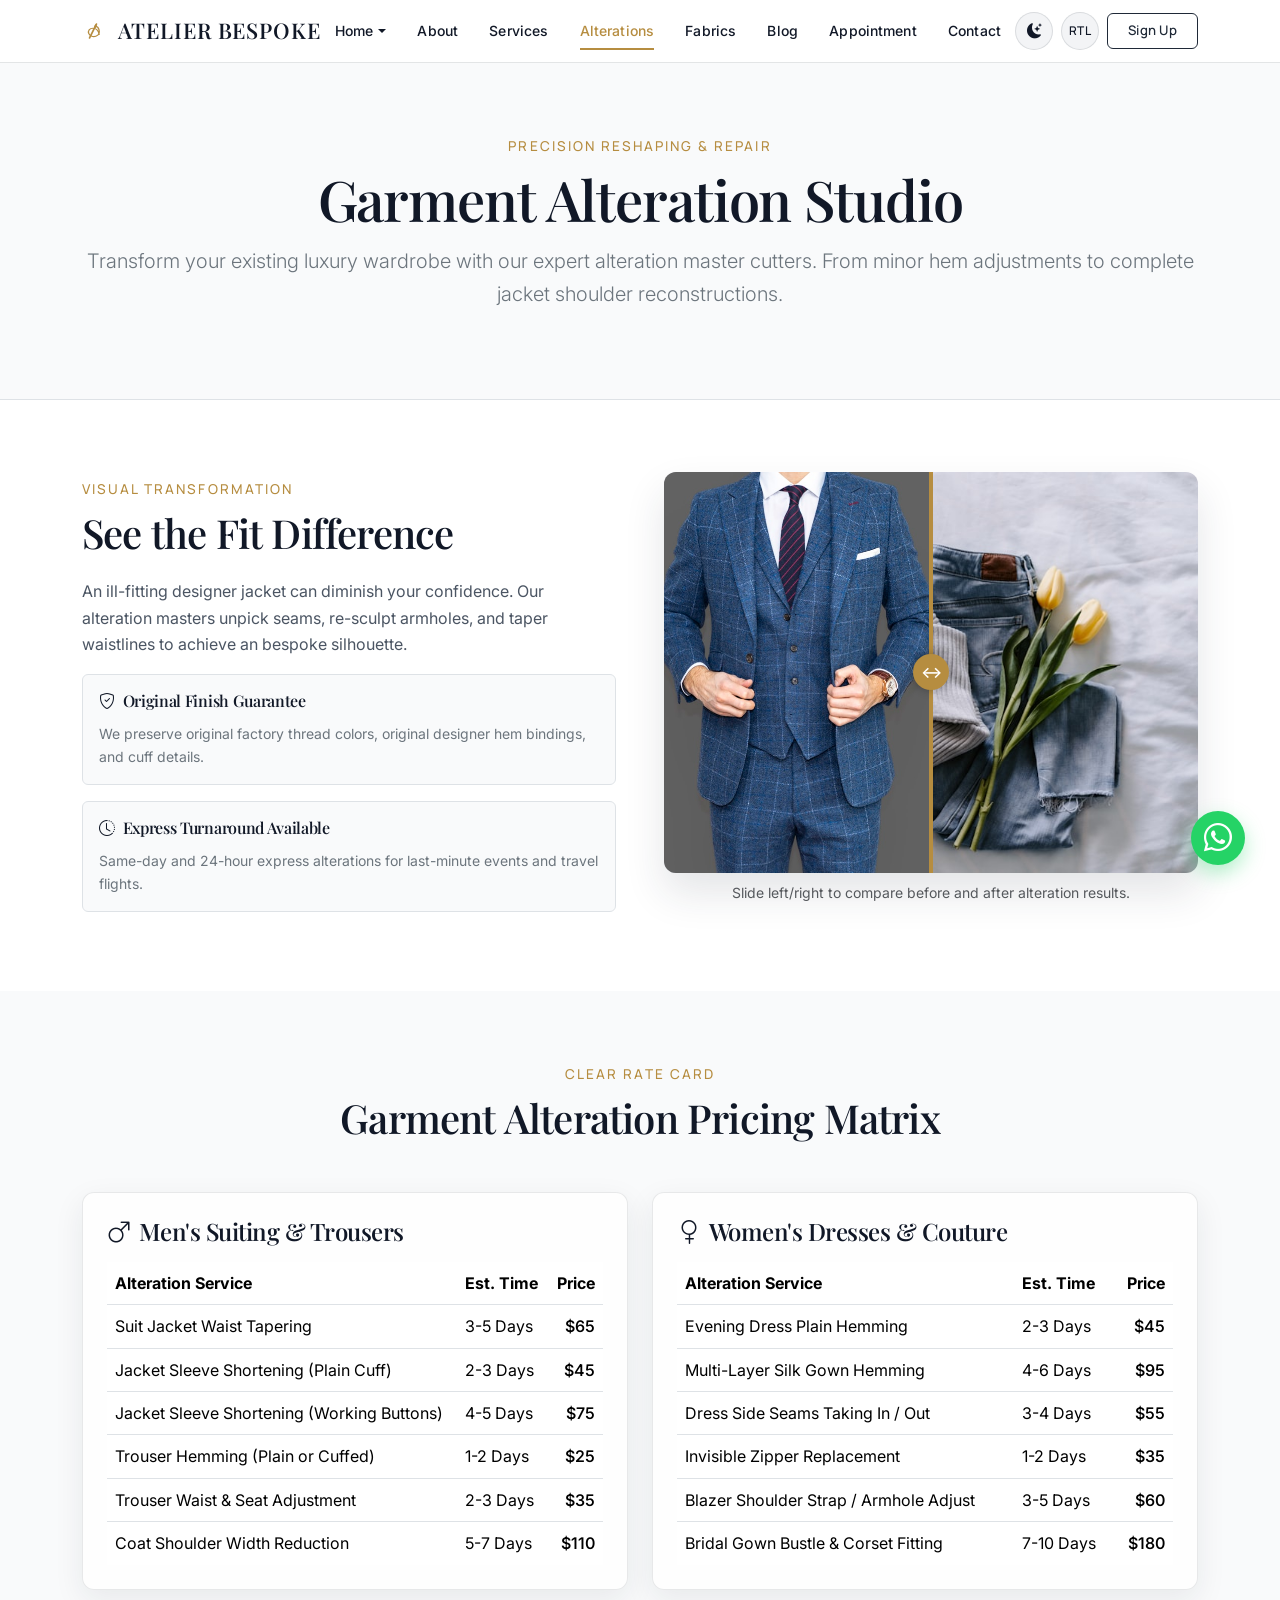
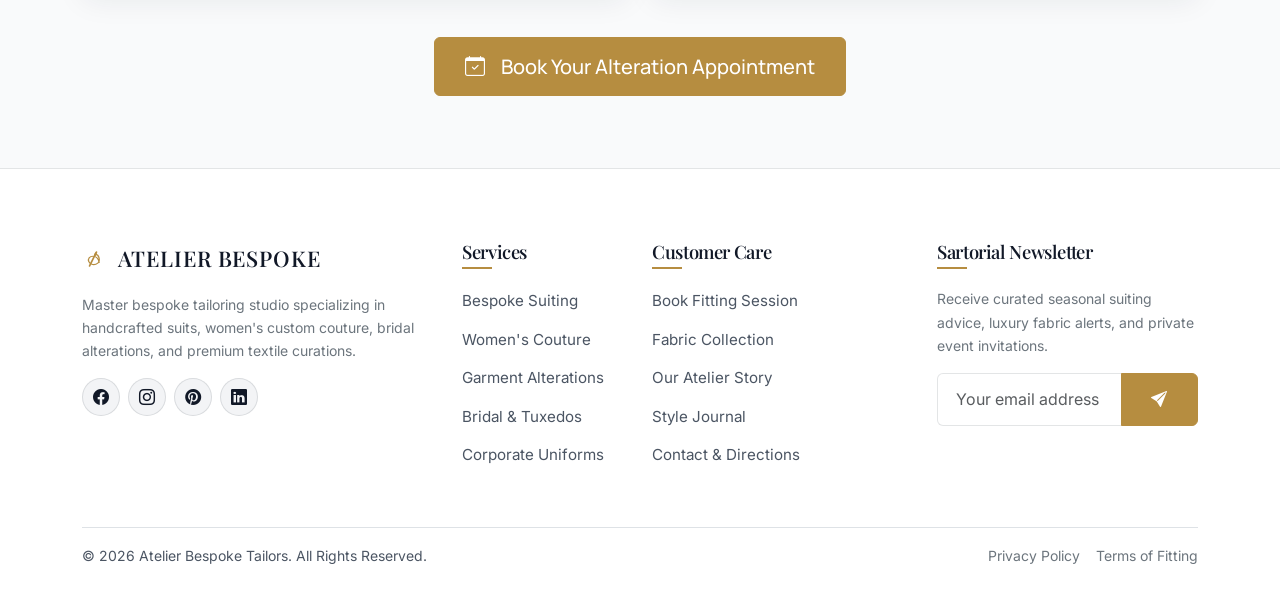
<file: alterations.html>
<!DOCTYPE html>
<html lang="en">
<head>
  <meta charset="UTF-8">
  <meta name="viewport" content="width=device-width, initial-scale=1.0">
  <meta name="description" content="Garment Alteration & Repair Services — Expert jacket tapering, dress hemming, zipper replacement, and vintage clothing restoration.">
  <meta name="keywords" content="suit alteration prices, pant hemming cost, zipper repair tailor, coat waist tapering, dress fitting alteration">
  <title>Garment Alterations & Repairs | Atelier Bespoke</title>

  <!-- Google Fonts & Icons -->
  <link rel="stylesheet" href="https://cdn.jsdelivr.net/npm/bootstrap-icons@1.11.3/font/bootstrap-icons.min.css">
  
  <!-- CSS Stylesheets -->
  <link rel="stylesheet" href="assets/css/bootstrap.min.css">
  <link rel="stylesheet" href="assets/css/style.css">
  <link rel="stylesheet" href="assets/css/dark.css">
  <link rel="stylesheet" href="assets/css/animations.css">
  <link rel="icon" type="image/svg+xml" href="assets/images/favicon.svg">
</head>
<body>

  <!-- Navigation Bar -->
  <nav class="navbar navbar-expand-xl navbar-tailor">
    <div class="container">
      <a class="navbar-brand-logo" href="index.html">
        <svg class="accent-needle color-accent me-1" viewBox="0 0 32 32" width="22" height="22" fill="none" stroke="currentColor" stroke-width="2" stroke-linecap="round" stroke-linejoin="round" style="vertical-align: middle;">
          <path d="M 11 26 L 21 6" stroke-width="2.5" />
          <ellipse cx="19.5" cy="9" rx="0.6" ry="1.8" transform="rotate(27 19.5 9)" fill="currentColor"/>
          <path d="M 19.5 9 C 25 10, 27 18, 23 22 C 18 26, 12 24, 10 20 C 8 16, 11 12, 16 12 C 21 12, 24 16, 25 21" stroke-width="1.8"/>
        </svg> Atelier Bespoke
      </a>
      <button class="navbar-toggler" type="button" data-bs-toggle="collapse" data-bs-target="#navbarMain" aria-controls="navbarMain" aria-expanded="false" aria-label="Toggle navigation">
        <span class="navbar-toggler-icon"></span>
      </button>

      <div class="collapse navbar-collapse" id="navbarMain">
        <ul class="navbar-menu navbar-nav mx-auto">
          <li class="nav-item dropdown">
            <a class="nav-link dropdown-toggle" href="#" role="button" data-bs-toggle="dropdown" aria-expanded="false">Home</a>
            <ul class="dropdown-menu dropdown-menu-tailor">
              <li><a class="dropdown-item" href="index.html">Home 1 — Editorial Bespoke</a></li>
              <li><a class="dropdown-item" href="home-2.html">Home 2 — Atelier Studio</a></li>
            </ul>
          </li>
          <li class="nav-item"><a class="nav-link" href="about.html">About</a></li>
          <li class="nav-item"><a class="nav-link" href="services.html">Services</a></li>
          <li class="nav-item"><a class="nav-link active" href="alterations.html">Alterations</a></li>
          <li class="nav-item"><a class="nav-link" href="fabric-collection.html">Fabrics</a></li>
          <li class="nav-item"><a class="nav-link" href="blog.html">Blog</a></li>
          <li class="nav-item"><a class="nav-link" href="appointment.html">Appointment</a></li>
          <li class="nav-item"><a class="nav-link" href="contact.html">Contact</a></li>
        </ul>

        <div class="d-flex align-items-center gap-2">
          <button class="theme-toggle-btn" id="themeToggleBtn" aria-label="Toggle Light Dark Theme">
            <i class="bi bi-moon-stars-fill"></i>
          </button>
          <button class="rtl-toggle-btn" id="rtlToggleBtn" aria-label="Toggle RTL Layout" title="Switch to RTL Layout">RTL</button>
          <a href="signup.html" class="btn btn-sm btn-tailor-outline">Sign Up</a>
          
        </div>
      </div>
    </div>
  </nav>

  <!-- Banner Header -->
  <section class="py-5 bg-main border-bottom">
    <div class="container py-4 text-center">
      <span class="section-subtitle">Precision Reshaping & Repair</span>
      <h1 class="display-4 fw-bold">Garment Alteration Studio</h1>
      <p class="lead max-w-700 mx-auto text-secondary">Transform your existing luxury wardrobe with our expert alteration master cutters. From minor hem adjustments to complete jacket shoulder reconstructions.</p>
    </div>
  </section>

  <!-- Interactive Before & After Showcase -->
  <section class="py-5 bg-surface">
    <div class="container py-4">
      <div class="row align-items-center g-5">
        <div class="col-lg-6 fade-up">
          <span class="section-subtitle">Visual Transformation</span>
          <h2 class="section-title">See the Fit Difference</h2>
          <p>An ill-fitting designer jacket can diminish your confidence. Our alteration masters unpick seams, re-sculpt armholes, and taper waistlines to achieve an bespoke silhouette.</p>
          
          <div class="p-3 bg-main rounded border mb-3">
            <h6 class="fw-bold color-accent"><i class="bi bi-shield-check me-2"></i>Original Finish Guarantee</h6>
            <p class="small text-secondary mb-0">We preserve original factory thread colors, original designer hem bindings, and cuff details.</p>
          </div>
          <div class="p-3 bg-main rounded border">
            <h6 class="fw-bold color-accent"><i class="bi bi-clock-history me-2"></i>Express Turnaround Available</h6>
            <p class="small text-secondary mb-0">Same-day and 24-hour express alterations for last-minute events and travel flights.</p>
          </div>
        </div>

        <div class="col-lg-6 fade-up">
          <div class="ba-container">
            <img src="assets/images/banners/before-alteration.jpg" alt="Original Oversized Fit Garment">
            <div class="ba-after-layer">
              <img src="assets/images/banners/after-alteration.jpg" alt="Tailored Fitted Altered Garment">
            </div>
            <div class="ba-slider-handle"></div>
          </div>
          <p class="text-center small text-muted mt-2">Slide left/right to compare before and after alteration results.</p>
        </div>
      </div>
    </div>
  </section>

  <!-- Alteration Pricing Guide Table -->
  <section class="py-5 bg-main">
    <div class="container py-4">
      <div class="text-center max-w-700 mx-auto mb-5 fade-up">
        <span class="section-subtitle">Clear Rate Card</span>
        <h2 class="section-title">Garment Alteration Pricing Matrix</h2>
      </div>

      <div class="row g-4">
        <!-- Men's Alterations Card -->
        <div class="col-lg-6 fade-up">
          <div class="glass-card p-4 h-100">
            <h4 class="fw-bold mb-3 color-accent"><i class="bi bi-gender-male me-2"></i>Men's Suiting & Trousers</h4>
            <div class="table-responsive">
              <table class="table table-borderless align-middle mb-0">
                <thead>
                  <tr class="border-bottom">
                    <th>Alteration Service</th>
                    <th>Est. Time</th>
                    <th class="text-end">Price</th>
                  </tr>
                </thead>
                <tbody>
                  <tr class="border-bottom">
                    <td>Suit Jacket Waist Tapering</td>
                    <td>3-5 Days</td>
                    <td class="text-end fw-bold color-accent">$65</td>
                  </tr>
                  <tr class="border-bottom">
                    <td>Jacket Sleeve Shortening (Plain Cuff)</td>
                    <td>2-3 Days</td>
                    <td class="text-end fw-bold color-accent">$45</td>
                  </tr>
                  <tr class="border-bottom">
                    <td>Jacket Sleeve Shortening (Working Buttons)</td>
                    <td>4-5 Days</td>
                    <td class="text-end fw-bold color-accent">$75</td>
                  </tr>
                  <tr class="border-bottom">
                    <td>Trouser Hemming (Plain or Cuffed)</td>
                    <td>1-2 Days</td>
                    <td class="text-end fw-bold color-accent">$25</td>
                  </tr>
                  <tr class="border-bottom">
                    <td>Trouser Waist & Seat Adjustment</td>
                    <td>2-3 Days</td>
                    <td class="text-end fw-bold color-accent">$35</td>
                  </tr>
                  <tr>
                    <td>Coat Shoulder Width Reduction</td>
                    <td>5-7 Days</td>
                    <td class="text-end fw-bold color-accent">$110</td>
                  </tr>
                </tbody>
              </table>
            </div>
          </div>
        </div>

        <!-- Women's Alterations Card -->
        <div class="col-lg-6 fade-up">
          <div class="glass-card p-4 h-100">
            <h4 class="fw-bold mb-3 color-accent"><i class="bi bi-gender-female me-2"></i>Women's Dresses & Couture</h4>
            <div class="table-responsive">
              <table class="table table-borderless align-middle mb-0">
                <thead>
                  <tr class="border-bottom">
                    <th>Alteration Service</th>
                    <th>Est. Time</th>
                    <th class="text-end">Price</th>
                  </tr>
                </thead>
                <tbody>
                  <tr class="border-bottom">
                    <td>Evening Dress Plain Hemming</td>
                    <td>2-3 Days</td>
                    <td class="text-end fw-bold color-accent">$45</td>
                  </tr>
                  <tr class="border-bottom">
                    <td>Multi-Layer Silk Gown Hemming</td>
                    <td>4-6 Days</td>
                    <td class="text-end fw-bold color-accent">$95</td>
                  </tr>
                  <tr class="border-bottom">
                    <td>Dress Side Seams Taking In / Out</td>
                    <td>3-4 Days</td>
                    <td class="text-end fw-bold color-accent">$55</td>
                  </tr>
                  <tr class="border-bottom">
                    <td>Invisible Zipper Replacement</td>
                    <td>1-2 Days</td>
                    <td class="text-end fw-bold color-accent">$35</td>
                  </tr>
                  <tr class="border-bottom">
                    <td>Blazer Shoulder Strap / Armhole Adjust</td>
                    <td>3-5 Days</td>
                    <td class="text-end fw-bold color-accent">$60</td>
                  </tr>
                  <tr>
                    <td>Bridal Gown Bustle & Corset Fitting</td>
                    <td>7-10 Days</td>
                    <td class="text-end fw-bold color-accent">$180</td>
                  </tr>
                </tbody>
              </table>
            </div>
          </div>
        </div>
      </div>

      <div class="text-center mt-5">
        <a href="appointment.html" class="btn btn-tailor-gold btn-lg alteration-cta-btn"><i class="bi bi-calendar-check me-2"></i>Book Your Alteration Appointment</a>
      </div>
    </div>
  </section>

  <!-- Global Footer -->
  <footer class="footer-tailor">
    <div class="container">
      <div class="row g-4 mb-5">
        <div class="col-lg-4 col-md-6">
          <a class="navbar-brand-logo mb-3" href="index.html">
            <svg class="accent-needle color-accent me-1" viewBox="0 0 32 32" width="22" height="22" fill="none" stroke="currentColor" stroke-width="2" stroke-linecap="round" stroke-linejoin="round" style="vertical-align: middle;">
              <path d="M 11 26 L 21 6" stroke-width="2.5" />
              <ellipse cx="19.5" cy="9" rx="0.6" ry="1.8" transform="rotate(27 19.5 9)" fill="currentColor"/>
              <path d="M 19.5 9 C 25 10, 27 18, 23 22 C 18 26, 12 24, 10 20 C 8 16, 11 12, 16 12 C 21 12, 24 16, 25 21" stroke-width="1.8"/>
            </svg> Atelier Bespoke
          </a>
          <p class="small text-secondary">Master bespoke tailoring studio specializing in handcrafted suits, women's custom couture, bridal alterations, and premium textile curations.</p>
          <div class="d-flex gap-2 mt-3">
            <a href="#" class="social-icon-btn" aria-label="Facebook"><i class="bi bi-facebook"></i></a>
            <a href="#" class="social-icon-btn" aria-label="Instagram"><i class="bi bi-instagram"></i></a>
            <a href="#" class="social-icon-btn" aria-label="Pinterest"><i class="bi bi-pinterest"></i></a>
            <a href="#" class="social-icon-btn" aria-label="LinkedIn"><i class="bi bi-linkedin"></i></a>
          </div>
        </div>
        <div class="col-lg-2 col-md-6">
          <h5>Services</h5>
          <ul class="footer-links">
            <li><a href="services.html">Bespoke Suiting</a></li>
            <li><a href="services.html">Women's Couture</a></li>
            <li><a href="alterations.html">Garment Alterations</a></li>
            <li><a href="services.html">Bridal & Tuxedos</a></li>
            <li><a href="services.html">Corporate Uniforms</a></li>
          </ul>
        </div>
        <div class="col-lg-3 col-md-6">
          <h5>Customer Care</h5>
          <ul class="footer-links">
            <li><a href="appointment.html">Book Fitting Session</a></li>
            <li><a href="fabric-collection.html">Fabric Collection</a></li>
            <li><a href="about.html">Our Atelier Story</a></li>
            <li><a href="blog.html">Style Journal</a></li>
            <li><a href="contact.html">Contact & Directions</a></li>
          </ul>
        </div>
        <div class="col-lg-3 col-md-6">
          <h5>Sartorial Newsletter</h5>
          <p class="small text-secondary">Receive curated seasonal suiting advice, luxury fabric alerts, and private event invitations.</p>
          <form id="newsletterForm" class="mt-3">
            <div class="input-group">
              <input type="email" class="form-control form-control-tailor" placeholder="Your email address" required>
              <button class="btn btn-tailor-gold" type="submit"><i class="bi bi-send-fill"></i></button>
            </div>
          </form>
        </div>
      </div>

      <div class="border-top pt-3 d-flex flex-wrap justify-content-between align-items-center small text-secondary">
        <p class="mb-0">&copy; 2026 Atelier Bespoke Tailors. All Rights Reserved.</p>
        <div class="d-flex gap-3">
          <a href="#" class="text-secondary">Privacy Policy</a>
          <a href="#" class="text-secondary">Terms of Fitting</a>
        </div>
      </div>
    </div>
  </footer>

  <!-- WhatsApp Floating Button -->
  <a href="https://wa.me/15550192834" target="_blank" class="whatsapp-float" aria-label="Chat on WhatsApp">
    <i class="bi bi-whatsapp"></i>
  </a>

  <!-- JS Libraries -->
  <script src="https://cdn.jsdelivr.net/npm/bootstrap@5.3.3/dist/js/bootstrap.bundle.min.js"></script>
  <script src="https://cdnjs.cloudflare.com/ajax/libs/gsap/3.12.5/gsap.min.js"></script>
  <script src="assets/js/theme-toggle.js"></script>
  <script src="assets/js/animations.js"></script>
  <script src="assets/js/main.js"></script>
</body>
</html>
</file>
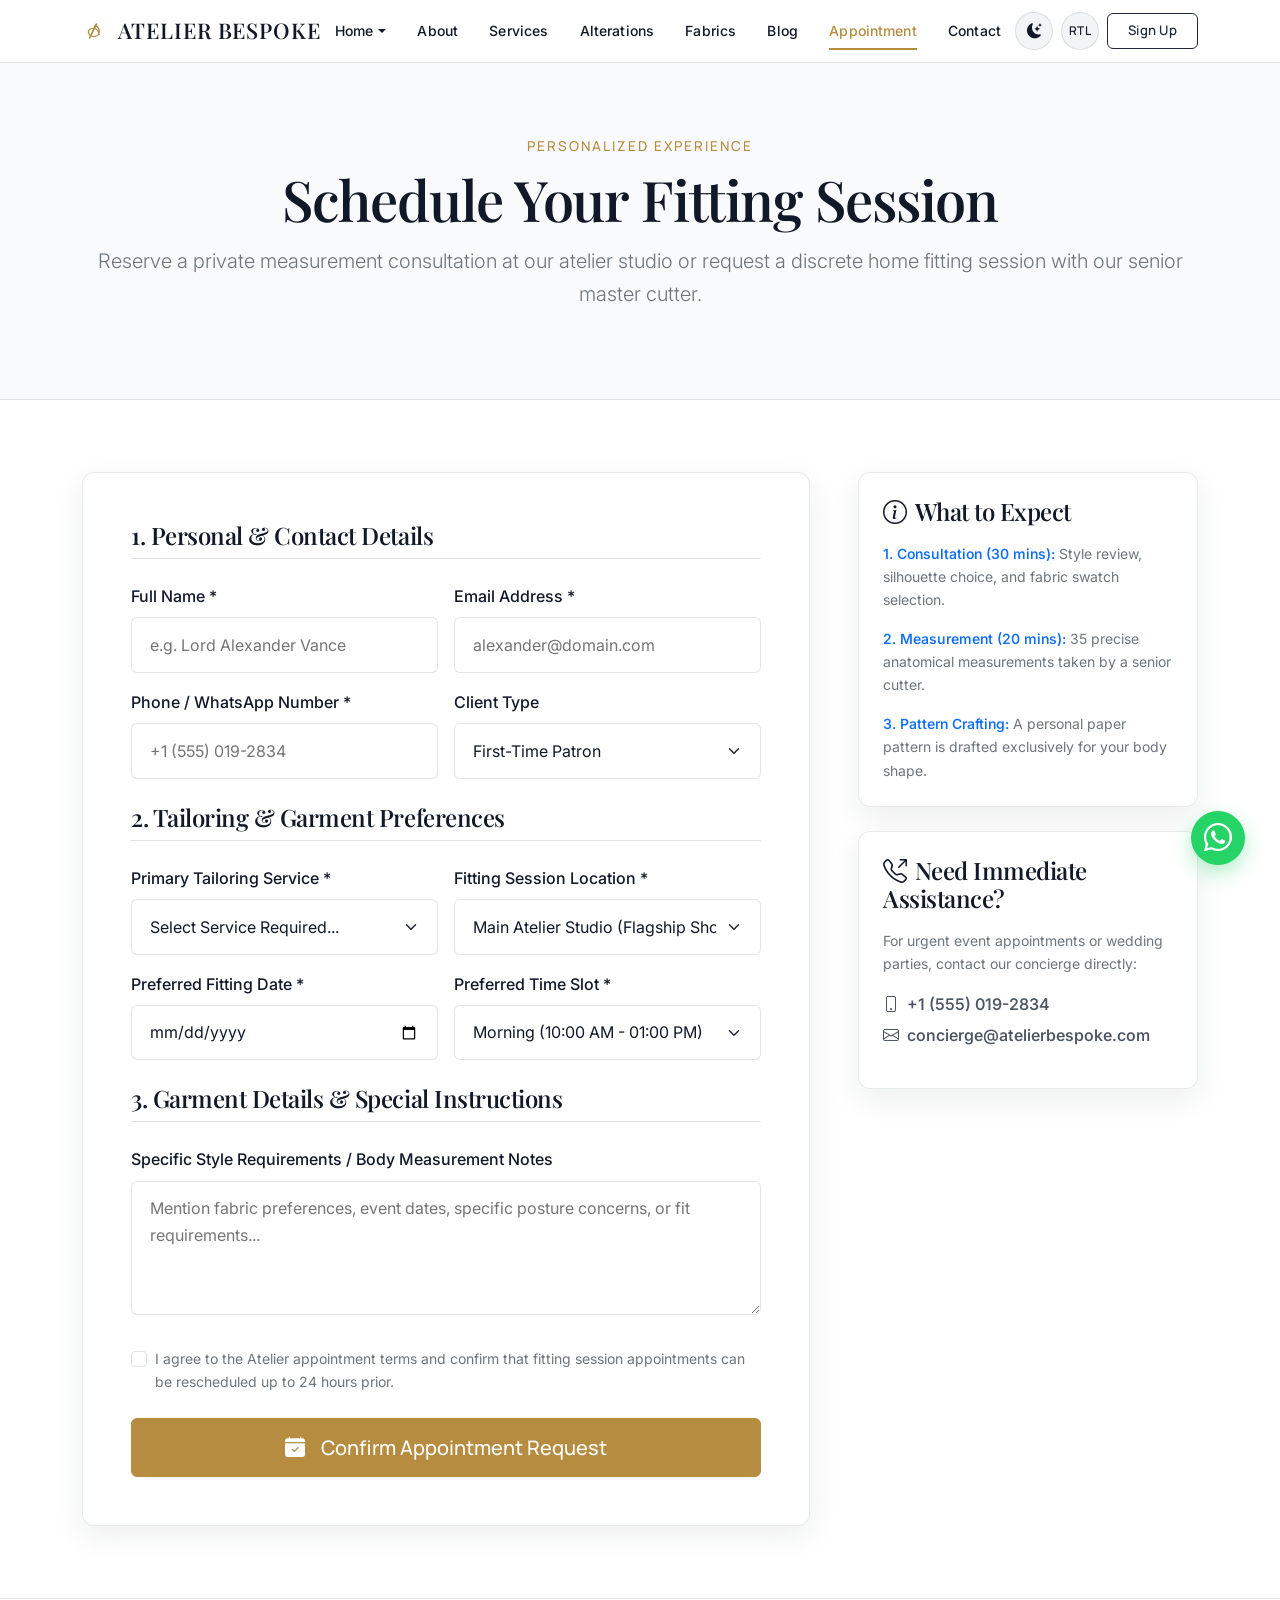
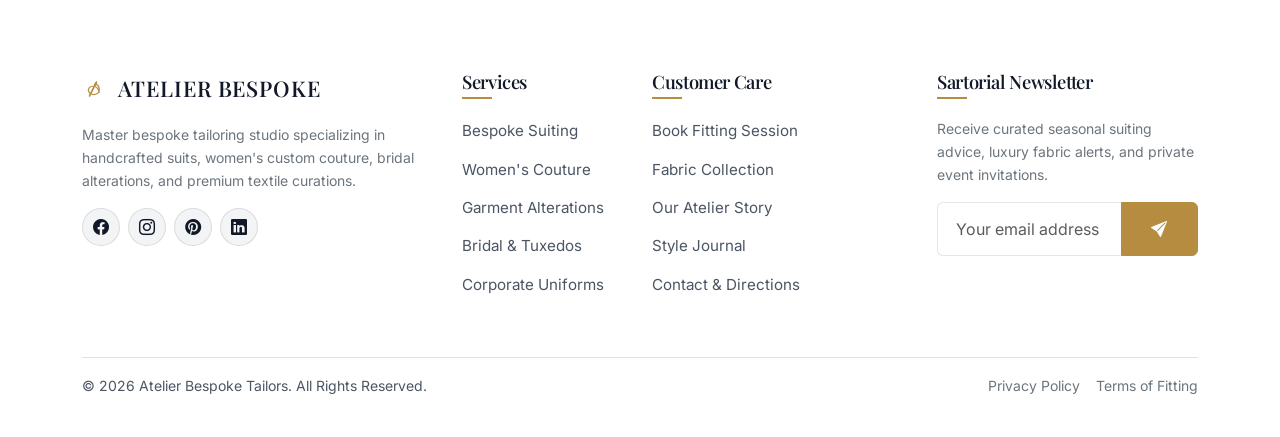
<file: appointment.html>
<!DOCTYPE html>
<html lang="en">
<head>
  <meta charset="UTF-8">
  <meta name="viewport" content="width=device-width, initial-scale=1.0">
  <meta name="description" content="Book Measurement & Fitting Appointment — Reserve an in-studio consultation or private home fitting with master tailors.">
  <meta name="keywords" content="tailor appointment booking, custom suit measurement booking, home fitting tailor, alteration consultation">
  <title>Book Fitting Appointment | Atelier Bespoke</title>

  <!-- Google Fonts & Icons -->
  <link rel="stylesheet" href="https://cdn.jsdelivr.net/npm/bootstrap-icons@1.11.3/font/bootstrap-icons.min.css">
  
  <!-- CSS Stylesheets -->
  <link rel="stylesheet" href="assets/css/bootstrap.min.css">
  <link rel="stylesheet" href="assets/css/style.css">
  <link rel="stylesheet" href="assets/css/dark.css">
  <link rel="stylesheet" href="assets/css/animations.css">
  <link rel="icon" type="image/svg+xml" href="assets/images/favicon.svg">
</head>
<body>

  <!-- Navigation Bar -->
  <nav class="navbar navbar-expand-xl navbar-tailor">
    <div class="container">
      <a class="navbar-brand-logo" href="index.html">
        <svg class="accent-needle color-accent me-1" viewBox="0 0 32 32" width="22" height="22" fill="none" stroke="currentColor" stroke-width="2" stroke-linecap="round" stroke-linejoin="round" style="vertical-align: middle;">
          <path d="M 11 26 L 21 6" stroke-width="2.5" />
          <ellipse cx="19.5" cy="9" rx="0.6" ry="1.8" transform="rotate(27 19.5 9)" fill="currentColor"/>
          <path d="M 19.5 9 C 25 10, 27 18, 23 22 C 18 26, 12 24, 10 20 C 8 16, 11 12, 16 12 C 21 12, 24 16, 25 21" stroke-width="1.8"/>
        </svg> Atelier Bespoke
      </a>
      <button class="navbar-toggler" type="button" data-bs-toggle="collapse" data-bs-target="#navbarMain" aria-controls="navbarMain" aria-expanded="false" aria-label="Toggle navigation">
        <span class="navbar-toggler-icon"></span>
      </button>

      <div class="collapse navbar-collapse" id="navbarMain">
        <ul class="navbar-menu navbar-nav mx-auto">
          <li class="nav-item dropdown">
            <a class="nav-link dropdown-toggle" href="#" role="button" data-bs-toggle="dropdown" aria-expanded="false">Home</a>
            <ul class="dropdown-menu dropdown-menu-tailor">
              <li><a class="dropdown-item" href="index.html">Home 1 — Editorial Bespoke</a></li>
              <li><a class="dropdown-item" href="home-2.html">Home 2 — Atelier Studio</a></li>
            </ul>
          </li>
          <li class="nav-item"><a class="nav-link" href="about.html">About</a></li>
          <li class="nav-item"><a class="nav-link" href="services.html">Services</a></li>
          <li class="nav-item"><a class="nav-link" href="alterations.html">Alterations</a></li>
          <li class="nav-item"><a class="nav-link" href="fabric-collection.html">Fabrics</a></li>
          <li class="nav-item"><a class="nav-link" href="blog.html">Blog</a></li>
          <li class="nav-item"><a class="nav-link active" href="appointment.html">Appointment</a></li>
          <li class="nav-item"><a class="nav-link" href="contact.html">Contact</a></li>
        </ul>

        <div class="d-flex align-items-center gap-2">
          <button class="theme-toggle-btn" id="themeToggleBtn" aria-label="Toggle Light Dark Theme">
            <i class="bi bi-moon-stars-fill"></i>
          </button>
          <button class="rtl-toggle-btn" id="rtlToggleBtn" aria-label="Toggle RTL Layout" title="Switch to RTL Layout">RTL</button>
          <a href="signup.html" class="btn btn-sm btn-tailor-outline">Sign Up</a>
          
        </div>
      </div>
    </div>
  </nav>

  <!-- Banner Header -->
  <section class="py-5 bg-main border-bottom">
    <div class="container py-4 text-center">
      <span class="section-subtitle">Personalized Experience</span>
      <h1 class="display-4 fw-bold">Schedule Your Fitting Session</h1>
      <p class="lead max-w-700 mx-auto text-secondary">Reserve a private measurement consultation at our atelier studio or request a discrete home fitting session with our senior master cutter.</p>
    </div>
  </section>

  <!-- Appointment Booking Form Area -->
  <section class="py-5 bg-surface">
    <div class="container py-4">
      <div class="row g-5 justify-content-center">
        <div class="col-lg-8 fade-up">
          
          <!-- Success Notification Alert -->
          <div class="alert alert-success d-none p-4 mb-4 rounded-3 shadow-sm" id="appointmentSuccessAlert" role="alert">
            <h4 class="alert-heading fw-bold"><i class="bi bi-check-circle-fill me-2"></i>Fitting Appointment Request Received!</h4>
            <p class="mb-0">Thank you for scheduling your consultation with Atelier Bespoke. Our master tailor will review your preferences and send a confirmation call/email within 4 hours.</p>
          </div>

          <div class="glass-card p-4 p-md-5">
            <form id="appointmentBookingForm">
              
              <h4 class="fw-bold mb-4 border-bottom pb-2 color-accent">1. Personal & Contact Details</h4>
              <div class="row g-3 mb-4">
                <div class="col-md-6">
                  <label class="form-label fw-semibold">Full Name *</label>
                  <input type="text" class="form-control-tailor" placeholder="e.g. Lord Alexander Vance" required>
                </div>
                <div class="col-md-6">
                  <label class="form-label fw-semibold">Email Address *</label>
                  <input type="email" class="form-control-tailor" placeholder="alexander@domain.com" required>
                </div>
                <div class="col-md-6">
                  <label class="form-label fw-semibold">Phone / WhatsApp Number *</label>
                  <input type="tel" class="form-control-tailor" placeholder="+1 (555) 019-2834" required>
                </div>
                <div class="col-md-6">
                  <label class="form-label fw-semibold">Client Type</label>
                  <select class="form-select-tailor">
                    <option selected>First-Time Patron</option>
                    <option>Existing Atelier Client (Profile on File)</option>
                    <option>Wedding Group / Corporate Fleet</option>
                  </select>
                </div>
              </div>

              <h4 class="fw-bold mb-4 border-bottom pb-2 color-accent">2. Tailoring & Garment Preferences</h4>
              <div class="row g-3 mb-4">
                <div class="col-md-6">
                  <label class="form-label fw-semibold">Primary Tailoring Service *</label>
                  <select class="form-select-tailor" required>
                    <option selected value="">Select Service Required...</option>
                    <option>Men's 2-Piece or 3-Piece Bespoke Suit</option>
                    <option>Men's Formal Tuxedo Ensemble</option>
                    <option>Women's Custom Suit & Blazer</option>
                    <option>Bridal Wedding Gown Fitting / Alteration</option>
                    <option>Garment Alteration & Repair</option>
                    <option>Fabric Swatch & Styling Consultation</option>
                  </select>
                </div>
                <div class="col-md-6">
                  <label class="form-label fw-semibold">Fitting Session Location *</label>
                  <select class="form-select-tailor" required>
                    <option selected>Main Atelier Studio (Flagship Showroom)</option>
                    <option>Private Residence / Hotel Fitting Service</option>
                    <option>Corporate Office On-Site Fitting</option>
                  </select>
                </div>
                <div class="col-md-6">
                  <label class="form-label fw-semibold">Preferred Fitting Date *</label>
                  <input type="date" class="form-control-tailor" required>
                </div>
                <div class="col-md-6">
                  <label class="form-label fw-semibold">Preferred Time Slot *</label>
                  <select class="form-select-tailor" required>
                    <option selected>Morning (10:00 AM - 01:00 PM)</option>
                    <option>Afternoon (02:00 PM - 05:00 PM)</option>
                    <option>Evening Private Slot (06:00 PM - 08:00 PM)</option>
                  </select>
                </div>
              </div>

              <h4 class="fw-bold mb-4 border-bottom pb-2 color-accent">3. Garment Details & Special Instructions</h4>
              <div class="mb-4">
                <label class="form-label fw-semibold">Specific Style Requirements / Body Measurement Notes</label>
                <textarea class="form-control-tailor" rows="4" placeholder="Mention fabric preferences, event dates, specific posture concerns, or fit requirements..."></textarea>
              </div>

              <div class="form-check mb-4">
                <input class="form-check-input" type="checkbox" id="termsCheck" required>
                <label class="form-check-label small text-secondary" for="termsCheck">
                  I agree to the Atelier appointment terms and confirm that fitting session appointments can be rescheduled up to 24 hours prior.
                </label>
              </div>

              <button type="submit" class="btn btn-tailor-gold btn-lg w-100"><i class="bi bi-calendar-check-fill me-2"></i>Confirm Appointment Request</button>
            </form>
          </div>
        </div>

        <!-- Sidebar Guidance Area -->
        <div class="col-lg-4 fade-up">
          <div class="glass-card p-4 mb-4">
            <h4 class="fw-bold mb-3 color-accent"><i class="bi bi-info-circle me-2"></i>What to Expect</h4>
            <ul class="list-unstyled small text-secondary mb-0">
              <li class="mb-3"><strong class="text-primary">1. Consultation (30 mins):</strong> Style review, silhouette choice, and fabric swatch selection.</li>
              <li class="mb-3"><strong class="text-primary">2. Measurement (20 mins):</strong> 35 precise anatomical measurements taken by a senior cutter.</li>
              <li class="mb-0"><strong class="text-primary">3. Pattern Crafting:</strong> A personal paper pattern is drafted exclusively for your body shape.</li>
            </ul>
          </div>

          <div class="glass-card p-4">
            <h4 class="fw-bold mb-3"><i class="bi bi-telephone-outbound me-2"></i>Need Immediate Assistance?</h4>
            <p class="small text-secondary">For urgent event appointments or wedding parties, contact our concierge directly:</p>
            <p class="fw-bold mb-1"><i class="bi bi-phone me-2 color-accent"></i>+1 (555) 019-2834</p>
            <p class="fw-bold"><i class="bi bi-envelope me-2 color-accent"></i>concierge@atelierbespoke.com</p>
          </div>
        </div>
      </div>
    </div>
  </section>

  <!-- Global Footer -->
  <footer class="footer-tailor">
    <div class="container">
      <div class="row g-4 mb-5">
        <div class="col-lg-4 col-md-6">
          <a class="navbar-brand-logo mb-3" href="index.html">
            <svg class="accent-needle color-accent me-1" viewBox="0 0 32 32" width="22" height="22" fill="none" stroke="currentColor" stroke-width="2" stroke-linecap="round" stroke-linejoin="round" style="vertical-align: middle;">
              <path d="M 11 26 L 21 6" stroke-width="2.5" />
              <ellipse cx="19.5" cy="9" rx="0.6" ry="1.8" transform="rotate(27 19.5 9)" fill="currentColor"/>
              <path d="M 19.5 9 C 25 10, 27 18, 23 22 C 18 26, 12 24, 10 20 C 8 16, 11 12, 16 12 C 21 12, 24 16, 25 21" stroke-width="1.8"/>
            </svg> Atelier Bespoke
          </a>
          <p class="small text-secondary">Master bespoke tailoring studio specializing in handcrafted suits, women's custom couture, bridal alterations, and premium textile curations.</p>
          <div class="d-flex gap-2 mt-3">
            <a href="#" class="social-icon-btn" aria-label="Facebook"><i class="bi bi-facebook"></i></a>
            <a href="#" class="social-icon-btn" aria-label="Instagram"><i class="bi bi-instagram"></i></a>
            <a href="#" class="social-icon-btn" aria-label="Pinterest"><i class="bi bi-pinterest"></i></a>
            <a href="#" class="social-icon-btn" aria-label="LinkedIn"><i class="bi bi-linkedin"></i></a>
          </div>
        </div>
        <div class="col-lg-2 col-md-6">
          <h5>Services</h5>
          <ul class="footer-links">
            <li><a href="services.html">Bespoke Suiting</a></li>
            <li><a href="services.html">Women's Couture</a></li>
            <li><a href="alterations.html">Garment Alterations</a></li>
            <li><a href="services.html">Bridal & Tuxedos</a></li>
            <li><a href="services.html">Corporate Uniforms</a></li>
          </ul>
        </div>
        <div class="col-lg-3 col-md-6">
          <h5>Customer Care</h5>
          <ul class="footer-links">
            <li><a href="appointment.html">Book Fitting Session</a></li>
            <li><a href="fabric-collection.html">Fabric Collection</a></li>
            <li><a href="about.html">Our Atelier Story</a></li>
            <li><a href="blog.html">Style Journal</a></li>
            <li><a href="contact.html">Contact & Directions</a></li>
          </ul>
        </div>
        <div class="col-lg-3 col-md-6">
          <h5>Sartorial Newsletter</h5>
          <p class="small text-secondary">Receive curated seasonal suiting advice, luxury fabric alerts, and private event invitations.</p>
          <form id="newsletterForm" class="mt-3">
            <div class="input-group">
              <input type="email" class="form-control form-control-tailor" placeholder="Your email address" required>
              <button class="btn btn-tailor-gold" type="submit"><i class="bi bi-send-fill"></i></button>
            </div>
          </form>
        </div>
      </div>

      <div class="border-top pt-3 d-flex flex-wrap justify-content-between align-items-center small text-secondary">
        <p class="mb-0">&copy; 2026 Atelier Bespoke Tailors. All Rights Reserved.</p>
        <div class="d-flex gap-3">
          <a href="#" class="text-secondary">Privacy Policy</a>
          <a href="#" class="text-secondary">Terms of Fitting</a>
        </div>
      </div>
    </div>
  </footer>

  <!-- WhatsApp Floating Button -->
  <a href="https://wa.me/15550192834" target="_blank" class="whatsapp-float" aria-label="Chat on WhatsApp">
    <i class="bi bi-whatsapp"></i>
  </a>

  <!-- JS Libraries -->
  <script src="https://cdn.jsdelivr.net/npm/bootstrap@5.3.3/dist/js/bootstrap.bundle.min.js"></script>
  <script src="https://cdnjs.cloudflare.com/ajax/libs/gsap/3.12.5/gsap.min.js"></script>
  <script src="assets/js/theme-toggle.js"></script>
  <script src="assets/js/animations.js"></script>
  <script src="assets/js/main.js"></script>
</body>
</html>
</file>
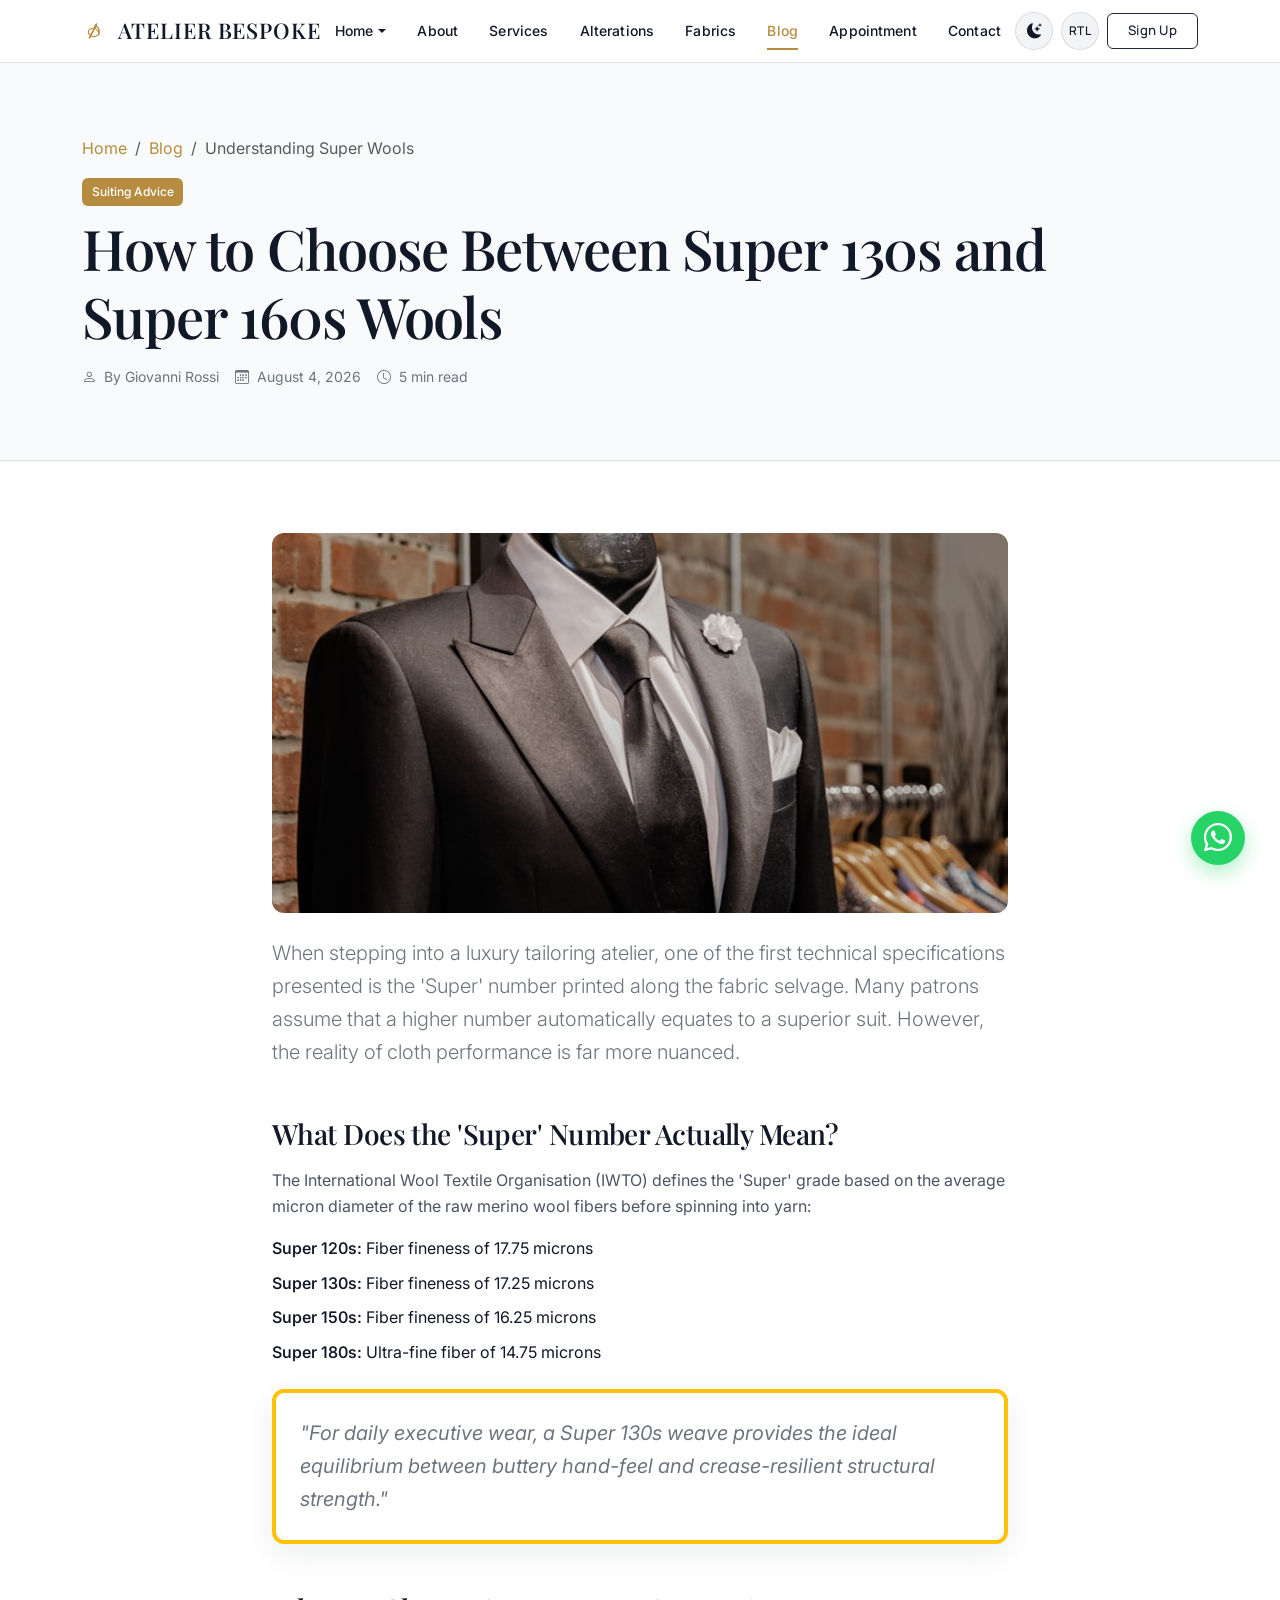
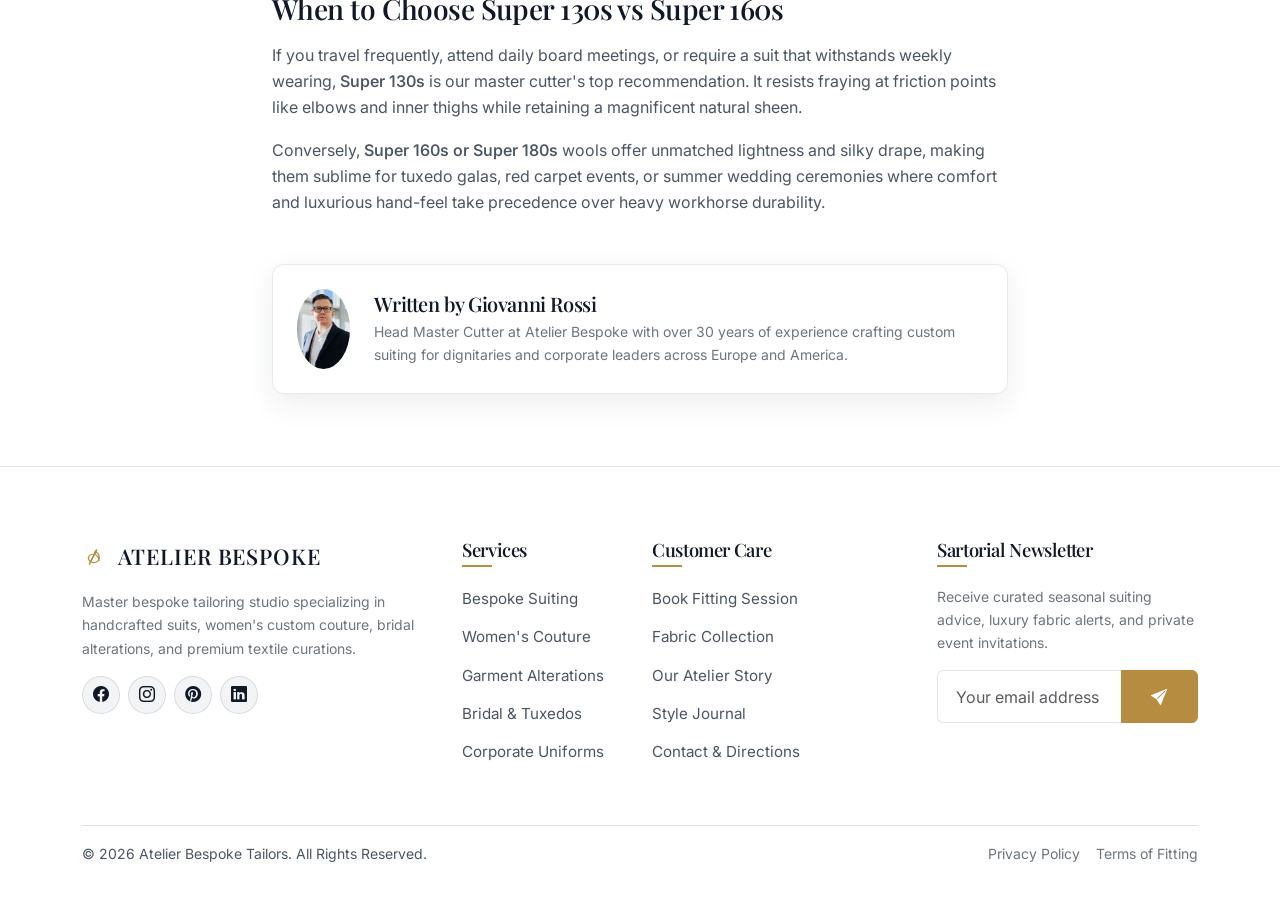
<file: blog-details.html>
<!DOCTYPE html>
<html lang="en">
<head>
  <meta charset="UTF-8">
  <meta name="viewport" content="width=device-width, initial-scale=1.0">
  <meta name="description" content="Super 130s vs Super 160s Wools Article — In-depth breakdown of suiting yarn fineness, fabric durability, and mill weaves.">
  <meta name="keywords" content="super wool guide, Loro Piana wool difference, suit durability, tailoring fabric thread count">
  <title>Understanding Super Wools | Atelier Bespoke Journal</title>

  <!-- Google Fonts & Icons -->
  <link rel="stylesheet" href="https://cdn.jsdelivr.net/npm/bootstrap-icons@1.11.3/font/bootstrap-icons.min.css">
  
  <!-- CSS Stylesheets -->
  <link rel="stylesheet" href="assets/css/bootstrap.min.css">
  <link rel="stylesheet" href="assets/css/style.css">
  <link rel="stylesheet" href="assets/css/dark.css">
  <link rel="stylesheet" href="assets/css/animations.css">
  <link rel="icon" type="image/svg+xml" href="assets/images/favicon.svg">
</head>
<body>

  <!-- Navigation Bar -->
  <nav class="navbar navbar-expand-xl navbar-tailor">
    <div class="container">
      <a class="navbar-brand-logo" href="index.html">
        <svg class="accent-needle color-accent me-1" viewBox="0 0 32 32" width="22" height="22" fill="none" stroke="currentColor" stroke-width="2" stroke-linecap="round" stroke-linejoin="round" style="vertical-align: middle;">
          <path d="M 11 26 L 21 6" stroke-width="2.5" />
          <ellipse cx="19.5" cy="9" rx="0.6" ry="1.8" transform="rotate(27 19.5 9)" fill="currentColor"/>
          <path d="M 19.5 9 C 25 10, 27 18, 23 22 C 18 26, 12 24, 10 20 C 8 16, 11 12, 16 12 C 21 12, 24 16, 25 21" stroke-width="1.8"/>
        </svg> Atelier Bespoke
      </a>
      <button class="navbar-toggler" type="button" data-bs-toggle="collapse" data-bs-target="#navbarMain" aria-controls="navbarMain" aria-expanded="false" aria-label="Toggle navigation">
        <span class="navbar-toggler-icon"></span>
      </button>

      <div class="collapse navbar-collapse" id="navbarMain">
        <ul class="navbar-menu navbar-nav mx-auto">
          <li class="nav-item dropdown">
            <a class="nav-link dropdown-toggle" href="#" role="button" data-bs-toggle="dropdown" aria-expanded="false">Home</a>
            <ul class="dropdown-menu dropdown-menu-tailor">
              <li><a class="dropdown-item" href="index.html">Home 1 — Editorial Bespoke</a></li>
              <li><a class="dropdown-item" href="home-2.html">Home 2 — Atelier Studio</a></li>
            </ul>
          </li>
          <li class="nav-item"><a class="nav-link" href="about.html">About</a></li>
          <li class="nav-item"><a class="nav-link" href="services.html">Services</a></li>
          <li class="nav-item"><a class="nav-link" href="alterations.html">Alterations</a></li>
          <li class="nav-item"><a class="nav-link" href="fabric-collection.html">Fabrics</a></li>
          <li class="nav-item"><a class="nav-link active" href="blog.html">Blog</a></li>
          <li class="nav-item"><a class="nav-link" href="appointment.html">Appointment</a></li>
          <li class="nav-item"><a class="nav-link" href="contact.html">Contact</a></li>
        </ul>

        <div class="d-flex align-items-center gap-2">
          <button class="theme-toggle-btn" id="themeToggleBtn" aria-label="Toggle Light Dark Theme">
            <i class="bi bi-moon-stars-fill"></i>
          </button>
          <button class="rtl-toggle-btn" id="rtlToggleBtn" aria-label="Toggle RTL Layout" title="Switch to RTL Layout">RTL</button>
          <a href="signup.html" class="btn btn-sm btn-tailor-outline">Sign Up</a>
          
        </div>
      </div>
    </div>
  </nav>

  <!-- Article Header -->
  <section class="py-5 bg-main border-bottom">
    <div class="container py-4">
      <nav aria-label="breadcrumb">
        <ol class="breadcrumb">
          <li class="breadcrumb-item"><a href="index.html">Home</a></li>
          <li class="breadcrumb-item"><a href="blog.html">Blog</a></li>
          <li class="breadcrumb-item active" aria-current="page">Understanding Super Wools</li>
        </ol>
      </nav>
      <span class="badge-gold mb-2 d-inline-block">Suiting Advice</span>
      <h1 class="display-4 fw-bold">How to Choose Between Super 130s and Super 160s Wools</h1>
      <div class="d-flex align-items-center gap-3 mt-3 text-secondary small">
        <span><i class="bi bi-person me-1"></i> By Giovanni Rossi</span>
        <span><i class="bi bi-calendar3 me-1"></i> August 4, 2026</span>
        <span><i class="bi bi-clock me-1"></i> 5 min read</span>
      </div>
    </div>
  </section>

  <!-- Article Body Area -->
  <section class="py-5 bg-surface">
    <div class="container py-4">
      <div class="row justify-content-center">
        <div class="col-lg-8 fade-up">
          <div class="img-zoom-wrapper mb-4" style="height: 380px;">
            <img src="assets/images/blog/blog-1.jpg" class="w-100 h-100 object-fit-cover" alt="Bespoke Wool Selection">
          </div>

          <p class="lead text-secondary">When stepping into a luxury tailoring atelier, one of the first technical specifications presented is the 'Super' number printed along the fabric selvage. Many patrons assume that a higher number automatically equates to a superior suit. However, the reality of cloth performance is far more nuanced.</p>

          <h3 class="fw-bold mt-5 mb-3">What Does the 'Super' Number Actually Mean?</h3>
          <p>The International Wool Textile Organisation (IWTO) defines the 'Super' grade based on the average micron diameter of the raw merino wool fibers before spinning into yarn:</p>

          <ul class="list-unstyled mb-4">
            <li class="mb-2"><strong class="color-accent">Super 120s:</strong> Fiber fineness of 17.75 microns</li>
            <li class="mb-2"><strong class="color-accent">Super 130s:</strong> Fiber fineness of 17.25 microns</li>
            <li class="mb-2"><strong class="color-accent">Super 150s:</strong> Fiber fineness of 16.25 microns</li>
            <li class="mb-2"><strong class="color-accent">Super 180s:</strong> Ultra-fine fiber of 14.75 microns</li>
          </ul>

          <div class="glass-card p-4 my-4 border-start border-4 border-warning">
            <blockquote class="blockquote mb-0 small fst-italic text-secondary">
              "For daily executive wear, a Super 130s weave provides the ideal equilibrium between buttery hand-feel and crease-resilient structural strength."
            </blockquote>
          </div>

          <h3 class="fw-bold mt-5 mb-3">When to Choose Super 130s vs Super 160s</h3>
          <p>If you travel frequently, attend daily board meetings, or require a suit that withstands weekly wearing, <strong>Super 130s</strong> is our master cutter's top recommendation. It resists fraying at friction points like elbows and inner thighs while retaining a magnificent natural sheen.</p>
          <p>Conversely, <strong>Super 160s or Super 180s</strong> wools offer unmatched lightness and silky drape, making them sublime for tuxedo galas, red carpet events, or summer wedding ceremonies where comfort and luxurious hand-feel take precedence over heavy workhorse durability.</p>

          <!-- Author Bio -->
          <div class="glass-card p-4 mt-5 d-flex align-items-center gap-4">
            <img src="assets/images/team/master-tailor.jpg" class="rounded-circle" width="80" height="80" alt="Author Giovanni Rossi">
            <div>
              <h5 class="fw-bold mb-1">Written by Giovanni Rossi</h5>
              <p class="small text-secondary mb-0">Head Master Cutter at Atelier Bespoke with over 30 years of experience crafting custom suiting for dignitaries and corporate leaders across Europe and America.</p>
            </div>
          </div>
        </div>
      </div>
    </div>
  </section>

  <!-- Global Footer -->
  <footer class="footer-tailor">
    <div class="container">
      <div class="row g-4 mb-5">
        <div class="col-lg-4 col-md-6">
          <a class="navbar-brand-logo mb-3" href="index.html">
            <svg class="accent-needle color-accent me-1" viewBox="0 0 32 32" width="22" height="22" fill="none" stroke="currentColor" stroke-width="2" stroke-linecap="round" stroke-linejoin="round" style="vertical-align: middle;">
              <path d="M 11 26 L 21 6" stroke-width="2.5" />
              <ellipse cx="19.5" cy="9" rx="0.6" ry="1.8" transform="rotate(27 19.5 9)" fill="currentColor"/>
              <path d="M 19.5 9 C 25 10, 27 18, 23 22 C 18 26, 12 24, 10 20 C 8 16, 11 12, 16 12 C 21 12, 24 16, 25 21" stroke-width="1.8"/>
            </svg> Atelier Bespoke
          </a>
          <p class="small text-secondary">Master bespoke tailoring studio specializing in handcrafted suits, women's custom couture, bridal alterations, and premium textile curations.</p>
          <div class="d-flex gap-2 mt-3">
            <a href="#" class="social-icon-btn" aria-label="Facebook"><i class="bi bi-facebook"></i></a>
            <a href="#" class="social-icon-btn" aria-label="Instagram"><i class="bi bi-instagram"></i></a>
            <a href="#" class="social-icon-btn" aria-label="Pinterest"><i class="bi bi-pinterest"></i></a>
            <a href="#" class="social-icon-btn" aria-label="LinkedIn"><i class="bi bi-linkedin"></i></a>
          </div>
        </div>
        <div class="col-lg-2 col-md-6">
          <h5>Services</h5>
          <ul class="footer-links">
            <li><a href="services.html">Bespoke Suiting</a></li>
            <li><a href="services.html">Women's Couture</a></li>
            <li><a href="alterations.html">Garment Alterations</a></li>
            <li><a href="services.html">Bridal & Tuxedos</a></li>
            <li><a href="services.html">Corporate Uniforms</a></li>
          </ul>
        </div>
        <div class="col-lg-3 col-md-6">
          <h5>Customer Care</h5>
          <ul class="footer-links">
            <li><a href="appointment.html">Book Fitting Session</a></li>
            <li><a href="fabric-collection.html">Fabric Collection</a></li>
            <li><a href="about.html">Our Atelier Story</a></li>
            <li><a href="blog.html">Style Journal</a></li>
            <li><a href="contact.html">Contact & Directions</a></li>
          </ul>
        </div>
        <div class="col-lg-3 col-md-6">
          <h5>Sartorial Newsletter</h5>
          <p class="small text-secondary">Receive curated seasonal suiting advice, luxury fabric alerts, and private event invitations.</p>
          <form id="newsletterForm" class="mt-3">
            <div class="input-group">
              <input type="email" class="form-control form-control-tailor" placeholder="Your email address" required>
              <button class="btn btn-tailor-gold" type="submit"><i class="bi bi-send-fill"></i></button>
            </div>
          </form>
        </div>
      </div>

      <div class="border-top pt-3 d-flex flex-wrap justify-content-between align-items-center small text-secondary">
        <p class="mb-0">&copy; 2026 Atelier Bespoke Tailors. All Rights Reserved.</p>
        <div class="d-flex gap-3">
          <a href="#" class="text-secondary">Privacy Policy</a>
          <a href="#" class="text-secondary">Terms of Fitting</a>
        </div>
      </div>
    </div>
  </footer>

  <!-- WhatsApp Floating Button -->
  <a href="https://wa.me/15550192834" target="_blank" class="whatsapp-float" aria-label="Chat on WhatsApp">
    <i class="bi bi-whatsapp"></i>
  </a>

  <!-- JS Libraries -->
  <script src="https://cdn.jsdelivr.net/npm/bootstrap@5.3.3/dist/js/bootstrap.bundle.min.js"></script>
  <script src="https://cdnjs.cloudflare.com/ajax/libs/gsap/3.12.5/gsap.min.js"></script>
  <script src="assets/js/theme-toggle.js"></script>
  <script src="assets/js/animations.js"></script>
  <script src="assets/js/main.js"></script>
</body>
</html>
</file>
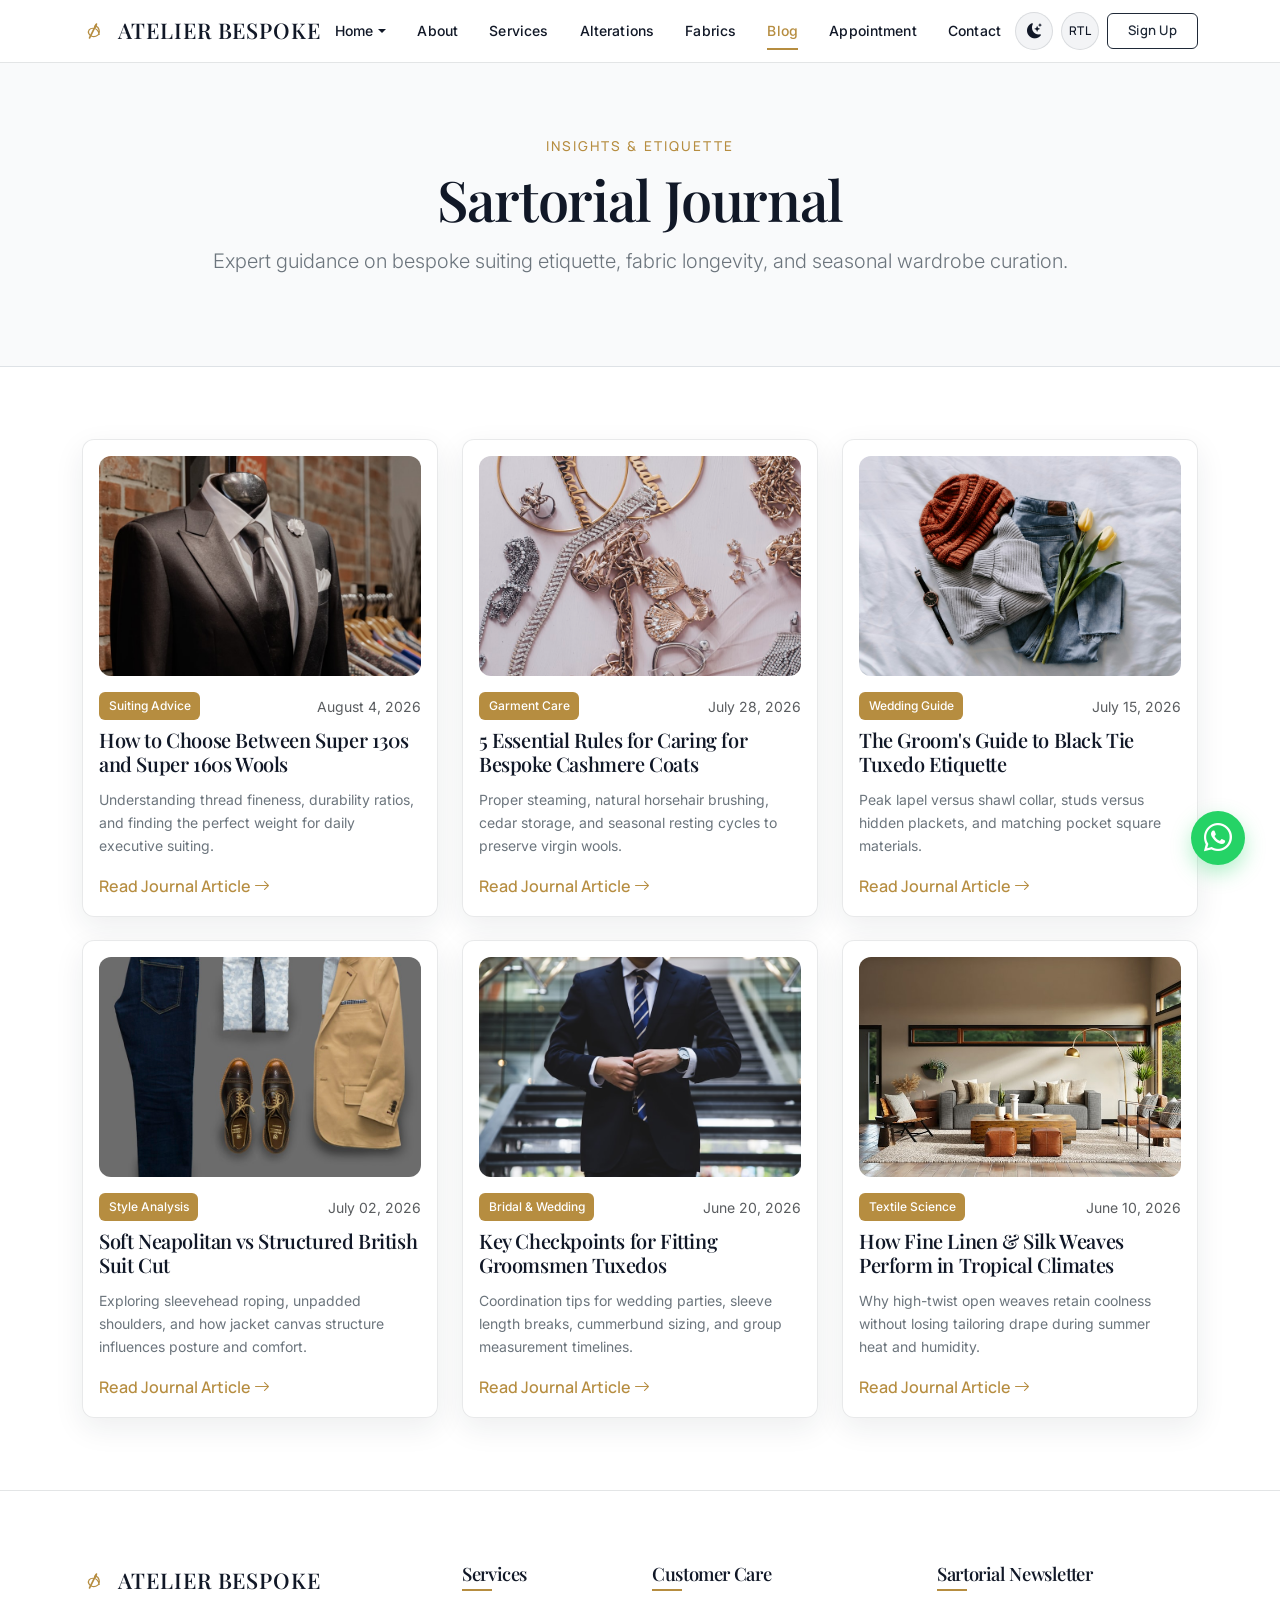
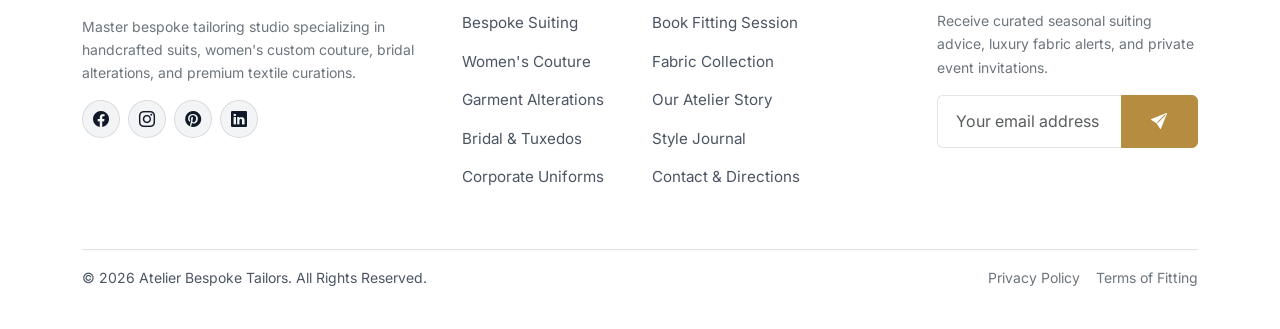
<file: blog.html>
<!DOCTYPE html>
<html lang="en">
<head>
  <meta charset="UTF-8">
  <meta name="viewport" content="width=device-width, initial-scale=1.0">
  <meta name="description" content="Sartorial Journal — Suiting etiquette, luxury fabric maintenance guides, and wedding fitting advice.">
  <meta name="keywords" content="suit care guide, bespoke suiting tips, how to maintain cashmere coat, tuxedo fitting rules">
  <title>Sartorial Journal & Style Guides | Atelier Bespoke</title>

  <!-- Google Fonts & Icons -->
  <link rel="stylesheet" href="https://cdn.jsdelivr.net/npm/bootstrap-icons@1.11.3/font/bootstrap-icons.min.css">
  
  <!-- CSS Stylesheets -->
  <link rel="stylesheet" href="assets/css/bootstrap.min.css">
  <link rel="stylesheet" href="assets/css/style.css">
  <link rel="stylesheet" href="assets/css/dark.css">
  <link rel="stylesheet" href="assets/css/animations.css">
  <link rel="icon" type="image/svg+xml" href="assets/images/favicon.svg">
</head>
<body>

  <!-- Navigation Bar -->
  <nav class="navbar navbar-expand-xl navbar-tailor">
    <div class="container">
      <a class="navbar-brand-logo" href="index.html">
        <svg class="accent-needle color-accent me-1" viewBox="0 0 32 32" width="22" height="22" fill="none" stroke="currentColor" stroke-width="2" stroke-linecap="round" stroke-linejoin="round" style="vertical-align: middle;">
          <path d="M 11 26 L 21 6" stroke-width="2.5" />
          <ellipse cx="19.5" cy="9" rx="0.6" ry="1.8" transform="rotate(27 19.5 9)" fill="currentColor"/>
          <path d="M 19.5 9 C 25 10, 27 18, 23 22 C 18 26, 12 24, 10 20 C 8 16, 11 12, 16 12 C 21 12, 24 16, 25 21" stroke-width="1.8"/>
        </svg> Atelier Bespoke
      </a>
      <button class="navbar-toggler" type="button" data-bs-toggle="collapse" data-bs-target="#navbarMain" aria-controls="navbarMain" aria-expanded="false" aria-label="Toggle navigation">
        <span class="navbar-toggler-icon"></span>
      </button>

      <div class="collapse navbar-collapse" id="navbarMain">
        <ul class="navbar-menu navbar-nav mx-auto">
          <li class="nav-item dropdown">
            <a class="nav-link dropdown-toggle" href="#" role="button" data-bs-toggle="dropdown" aria-expanded="false">Home</a>
            <ul class="dropdown-menu dropdown-menu-tailor">
              <li><a class="dropdown-item" href="index.html">Home 1 — Editorial Bespoke</a></li>
              <li><a class="dropdown-item" href="home-2.html">Home 2 — Atelier Studio</a></li>
            </ul>
          </li>
          <li class="nav-item"><a class="nav-link" href="about.html">About</a></li>
          <li class="nav-item"><a class="nav-link" href="services.html">Services</a></li>
          <li class="nav-item"><a class="nav-link" href="alterations.html">Alterations</a></li>
          <li class="nav-item"><a class="nav-link" href="fabric-collection.html">Fabrics</a></li>
          <li class="nav-item"><a class="nav-link active" href="blog.html">Blog</a></li>
          <li class="nav-item"><a class="nav-link" href="appointment.html">Appointment</a></li>
          <li class="nav-item"><a class="nav-link" href="contact.html">Contact</a></li>
        </ul>

        <div class="d-flex align-items-center gap-2">
          <button class="theme-toggle-btn" id="themeToggleBtn" aria-label="Toggle Light Dark Theme">
            <i class="bi bi-moon-stars-fill"></i>
          </button>
          <button class="rtl-toggle-btn" id="rtlToggleBtn" aria-label="Toggle RTL Layout" title="Switch to RTL Layout">RTL</button>
          <a href="signup.html" class="btn btn-sm btn-tailor-outline">Sign Up</a>
          
        </div>
      </div>
    </div>
  </nav>

  <!-- Banner Header -->
  <section class="py-5 bg-main border-bottom">
    <div class="container py-4 text-center">
      <span class="section-subtitle">Insights & Etiquette</span>
      <h1 class="display-4 fw-bold">Sartorial Journal</h1>
      <p class="lead max-w-700 mx-auto text-secondary">Expert guidance on bespoke suiting etiquette, fabric longevity, and seasonal wardrobe curation.</p>
    </div>
  </section>

  <!-- Journal Grid -->
  <section class="py-5 bg-surface">
    <div class="container py-4">
      <div class="row g-4">
        <!-- Article Card 1 -->
        <div class="col-md-6 col-lg-4 fade-up">
          <div class="glass-card h-100 p-3 d-flex flex-column">
            <div class="img-zoom-wrapper mb-3" style="height: 220px;">
              <img src="assets/images/blog/blog-1.jpg" alt="Suiting Fabric Selection Guide">
            </div>
            <div class="d-flex justify-content-between align-items-center mb-2">
              <span class="badge-gold">Suiting Advice</span>
              <small class="text-muted">August 4, 2026</small>
            </div>
            <h5 class="fw-bold">How to Choose Between Super 130s and Super 160s Wools</h5>
            <p class="small text-secondary">Understanding thread fineness, durability ratios, and finding the perfect weight for daily executive suiting.</p>
            <a href="blog-details.html" class="mt-auto font-accent fw-bold color-accent">Read Journal Article <i class="bi bi-arrow-right"></i></a>
          </div>
        </div>

        <!-- Article Card 2 -->
        <div class="col-md-6 col-lg-4 fade-up">
          <div class="glass-card h-100 p-3 d-flex flex-column">
            <div class="img-zoom-wrapper mb-3" style="height: 220px;">
              <img src="assets/images/fabrics/cashmere-soft.jpg" alt="Cashmere Coat Care and Storage">
            </div>
            <div class="d-flex justify-content-between align-items-center mb-2">
              <span class="badge-gold">Garment Care</span>
              <small class="text-muted">July 28, 2026</small>
            </div>
            <h5 class="fw-bold">5 Essential Rules for Caring for Bespoke Cashmere Coats</h5>
            <p class="small text-secondary">Proper steaming, natural horsehair brushing, cedar storage, and seasonal resting cycles to preserve virgin wools.</p>
            <a href="blog-details.html" class="mt-auto font-accent fw-bold color-accent">Read Journal Article <i class="bi bi-arrow-right"></i></a>
          </div>
        </div>

        <!-- Article Card 3 -->
        <div class="col-md-6 col-lg-4 fade-up">
          <div class="glass-card h-100 p-3 d-flex flex-column">
            <div class="img-zoom-wrapper mb-3" style="height: 220px;">
              <img src="assets/images/hero/hero-2.jpg" alt="Tailored Tuxedos and Suits on Hangers">
            </div>
            <div class="d-flex justify-content-between align-items-center mb-2">
              <span class="badge-gold">Wedding Guide</span>
              <small class="text-muted">July 15, 2026</small>
            </div>
            <h5 class="fw-bold">The Groom's Guide to Black Tie Tuxedo Etiquette</h5>
            <p class="small text-secondary">Peak lapel versus shawl collar, studs versus hidden plackets, and matching pocket square materials.</p>
            <a href="blog-details.html" class="mt-auto font-accent fw-bold color-accent">Read Journal Article <i class="bi bi-arrow-right"></i></a>
          </div>
        </div>

        <!-- Article Card 4 -->
        <div class="col-md-6 col-lg-4 fade-up">
          <div class="glass-card h-100 p-3 d-flex flex-column">
            <div class="img-zoom-wrapper mb-3" style="height: 220px;">
              <img src="assets/images/tailoring/hand-stitching.jpg" alt="Soft Neapolitan Shoulder Hand-Stitching Details">
            </div>
            <div class="d-flex justify-content-between align-items-center mb-2">
              <span class="badge-gold">Style Analysis</span>
              <small class="text-muted">July 02, 2026</small>
            </div>
            <h5 class="fw-bold">Soft Neapolitan vs Structured British Suit Cut</h5>
            <p class="small text-secondary">Exploring sleevehead roping, unpadded shoulders, and how jacket canvas structure influences posture and comfort.</p>
            <a href="blog-details.html" class="mt-auto font-accent fw-bold color-accent">Read Journal Article <i class="bi bi-arrow-right"></i></a>
          </div>
        </div>

        <!-- Article Card 5 -->
        <div class="col-md-6 col-lg-4 fade-up">
          <div class="glass-card h-100 p-3 d-flex flex-column">
            <div class="img-zoom-wrapper mb-3" style="height: 220px;">
              <img src="assets/images/tailoring/corporate-uniform.jpg" alt="Tailored Tuxedos and Corporate Suits">
            </div>
            <div class="d-flex justify-content-between align-items-center mb-2">
              <span class="badge-gold">Bridal & Wedding</span>
              <small class="text-muted">June 20, 2026</small>
            </div>
            <h5 class="fw-bold">Key Checkpoints for Fitting Groomsmen Tuxedos</h5>
            <p class="small text-secondary">Coordination tips for wedding parties, sleeve length breaks, cummerbund sizing, and group measurement timelines.</p>
            <a href="blog-details.html" class="mt-auto font-accent fw-bold color-accent">Read Journal Article <i class="bi bi-arrow-right"></i></a>
          </div>
        </div>

        <!-- Article Card 6 -->
        <div class="col-md-6 col-lg-4 fade-up">
          <div class="glass-card h-100 p-3 d-flex flex-column">
            <div class="img-zoom-wrapper mb-3" style="height: 220px;">
              <img src="assets/images/fabrics/silk-satin.jpg" alt="Lustrous Silk Satin and Linen Performance">
            </div>
            <div class="d-flex justify-content-between align-items-center mb-2">
              <span class="badge-gold">Textile Science</span>
              <small class="text-muted">June 10, 2026</small>
            </div>
            <h5 class="fw-bold">How Fine Linen & Silk Weaves Perform in Tropical Climates</h5>
            <p class="small text-secondary">Why high-twist open weaves retain coolness without losing tailoring drape during summer heat and humidity.</p>
            <a href="blog-details.html" class="mt-auto font-accent fw-bold color-accent">Read Journal Article <i class="bi bi-arrow-right"></i></a>
          </div>
        </div>
      </div>
    </div>
  </section>

  <!-- Global Footer -->
  <footer class="footer-tailor">
    <div class="container">
      <div class="row g-4 mb-5">
        <div class="col-lg-4 col-md-6">
          <a class="navbar-brand-logo mb-3" href="index.html">
            <svg class="accent-needle color-accent me-1" viewBox="0 0 32 32" width="22" height="22" fill="none" stroke="currentColor" stroke-width="2" stroke-linecap="round" stroke-linejoin="round" style="vertical-align: middle;">
              <path d="M 11 26 L 21 6" stroke-width="2.5" />
              <ellipse cx="19.5" cy="9" rx="0.6" ry="1.8" transform="rotate(27 19.5 9)" fill="currentColor"/>
              <path d="M 19.5 9 C 25 10, 27 18, 23 22 C 18 26, 12 24, 10 20 C 8 16, 11 12, 16 12 C 21 12, 24 16, 25 21" stroke-width="1.8"/>
            </svg> Atelier Bespoke
          </a>
          <p class="small text-secondary">Master bespoke tailoring studio specializing in handcrafted suits, women's custom couture, bridal alterations, and premium textile curations.</p>
          <div class="d-flex gap-2 mt-3">
            <a href="#" class="social-icon-btn" aria-label="Facebook"><i class="bi bi-facebook"></i></a>
            <a href="#" class="social-icon-btn" aria-label="Instagram"><i class="bi bi-instagram"></i></a>
            <a href="#" class="social-icon-btn" aria-label="Pinterest"><i class="bi bi-pinterest"></i></a>
            <a href="#" class="social-icon-btn" aria-label="LinkedIn"><i class="bi bi-linkedin"></i></a>
          </div>
        </div>
        <div class="col-lg-2 col-md-6">
          <h5>Services</h5>
          <ul class="footer-links">
            <li><a href="services.html">Bespoke Suiting</a></li>
            <li><a href="services.html">Women's Couture</a></li>
            <li><a href="alterations.html">Garment Alterations</a></li>
            <li><a href="services.html">Bridal & Tuxedos</a></li>
            <li><a href="services.html">Corporate Uniforms</a></li>
          </ul>
        </div>
        <div class="col-lg-3 col-md-6">
          <h5>Customer Care</h5>
          <ul class="footer-links">
            <li><a href="appointment.html">Book Fitting Session</a></li>
            <li><a href="fabric-collection.html">Fabric Collection</a></li>
            <li><a href="about.html">Our Atelier Story</a></li>
            <li><a href="blog.html">Style Journal</a></li>
            <li><a href="contact.html">Contact & Directions</a></li>
          </ul>
        </div>
        <div class="col-lg-3 col-md-6">
          <h5>Sartorial Newsletter</h5>
          <p class="small text-secondary">Receive curated seasonal suiting advice, luxury fabric alerts, and private event invitations.</p>
          <form id="newsletterForm" class="mt-3">
            <div class="input-group">
              <input type="email" class="form-control form-control-tailor" placeholder="Your email address" required>
              <button class="btn btn-tailor-gold" type="submit"><i class="bi bi-send-fill"></i></button>
            </div>
          </form>
        </div>
      </div>

      <div class="border-top pt-3 d-flex flex-wrap justify-content-between align-items-center small text-secondary">
        <p class="mb-0">&copy; 2026 Atelier Bespoke Tailors. All Rights Reserved.</p>
        <div class="d-flex gap-3">
          <a href="#" class="text-secondary">Privacy Policy</a>
          <a href="#" class="text-secondary">Terms of Fitting</a>
        </div>
      </div>
    </div>
  </footer>

  <!-- WhatsApp Floating Button -->
  <a href="https://wa.me/15550192834" target="_blank" class="whatsapp-float" aria-label="Chat on WhatsApp">
    <i class="bi bi-whatsapp"></i>
  </a>

  <!-- JS Libraries -->
  <script src="https://cdn.jsdelivr.net/npm/bootstrap@5.3.3/dist/js/bootstrap.bundle.min.js"></script>
  <script src="https://cdnjs.cloudflare.com/ajax/libs/gsap/3.12.5/gsap.min.js"></script>
  <script src="assets/js/theme-toggle.js"></script>
  <script src="assets/js/animations.js"></script>
  <script src="assets/js/main.js"></script>
</body>
</html>
</file>
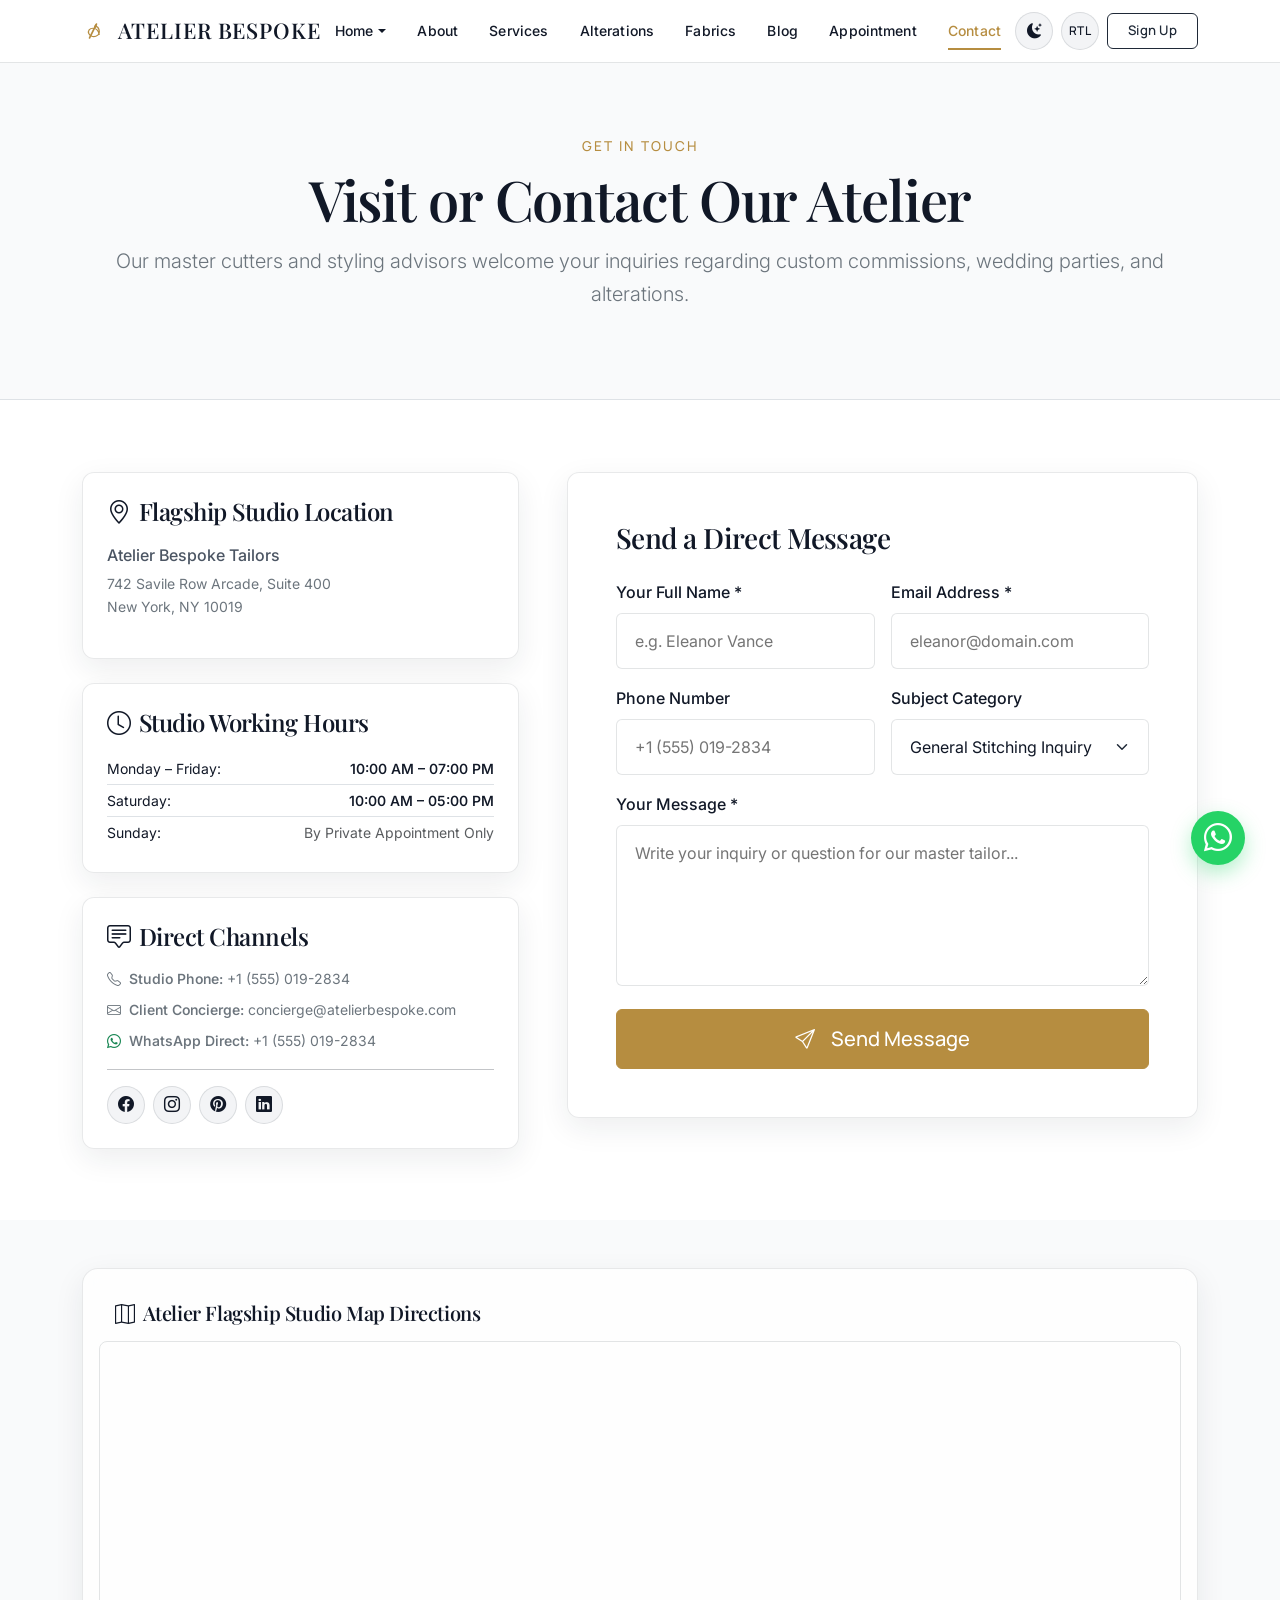
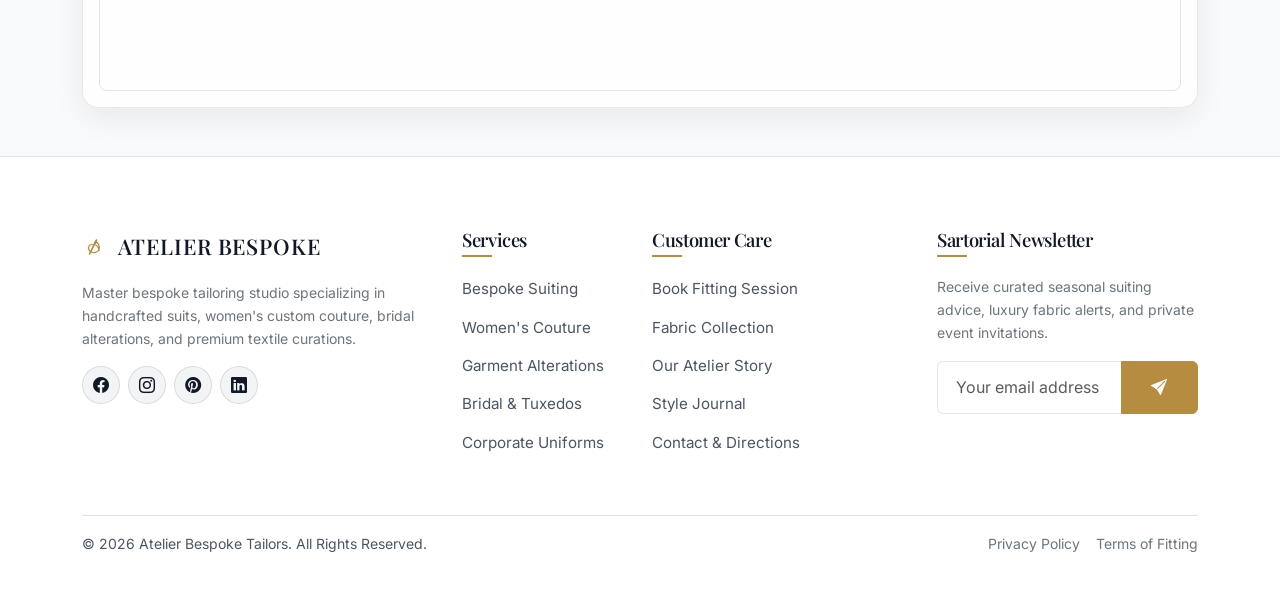
<file: contact.html>
<!DOCTYPE html>
<html lang="en">
<head>
  <meta charset="UTF-8">
  <meta name="viewport" content="width=device-width, initial-scale=1.0">
  <meta name="description" content="Contact Atelier Bespoke — Reach our master tailors, view flagship studio opening hours, or send a custom stitching inquiry.">
  <meta name="keywords" content="tailor shop address, bespoke suiting inquiry, contact master tailor, studio opening hours">
  <title>Contact Atelier Studio | Atelier Bespoke</title>

  <!-- Google Fonts & Icons -->
  <link rel="stylesheet" href="https://cdn.jsdelivr.net/npm/bootstrap-icons@1.11.3/font/bootstrap-icons.min.css">
  
  <!-- CSS Stylesheets -->
  <link rel="stylesheet" href="assets/css/bootstrap.min.css">
  <link rel="stylesheet" href="assets/css/style.css">
  <link rel="stylesheet" href="assets/css/dark.css">
  <link rel="stylesheet" href="assets/css/animations.css">
  <link rel="icon" type="image/svg+xml" href="assets/images/favicon.svg">
</head>
<body>

  <!-- Navigation Bar -->
  <nav class="navbar navbar-expand-xl navbar-tailor">
    <div class="container">
      <a class="navbar-brand-logo" href="index.html">
        <svg class="accent-needle color-accent me-1" viewBox="0 0 32 32" width="22" height="22" fill="none" stroke="currentColor" stroke-width="2" stroke-linecap="round" stroke-linejoin="round" style="vertical-align: middle;">
          <path d="M 11 26 L 21 6" stroke-width="2.5" />
          <ellipse cx="19.5" cy="9" rx="0.6" ry="1.8" transform="rotate(27 19.5 9)" fill="currentColor"/>
          <path d="M 19.5 9 C 25 10, 27 18, 23 22 C 18 26, 12 24, 10 20 C 8 16, 11 12, 16 12 C 21 12, 24 16, 25 21" stroke-width="1.8"/>
        </svg> Atelier Bespoke
      </a>
      <button class="navbar-toggler" type="button" data-bs-toggle="collapse" data-bs-target="#navbarMain" aria-controls="navbarMain" aria-expanded="false" aria-label="Toggle navigation">
        <span class="navbar-toggler-icon"></span>
      </button>

      <div class="collapse navbar-collapse" id="navbarMain">
        <ul class="navbar-menu navbar-nav mx-auto">
          <li class="nav-item dropdown">
            <a class="nav-link dropdown-toggle" href="#" role="button" data-bs-toggle="dropdown" aria-expanded="false">Home</a>
            <ul class="dropdown-menu dropdown-menu-tailor">
              <li><a class="dropdown-item" href="index.html">Home 1 — Editorial Bespoke</a></li>
              <li><a class="dropdown-item" href="home-2.html">Home 2 — Atelier Studio</a></li>
            </ul>
          </li>
          <li class="nav-item"><a class="nav-link" href="about.html">About</a></li>
          <li class="nav-item"><a class="nav-link" href="services.html">Services</a></li>
          <li class="nav-item"><a class="nav-link" href="alterations.html">Alterations</a></li>
          <li class="nav-item"><a class="nav-link" href="fabric-collection.html">Fabrics</a></li>
          <li class="nav-item"><a class="nav-link" href="blog.html">Blog</a></li>
          <li class="nav-item"><a class="nav-link" href="appointment.html">Appointment</a></li>
          <li class="nav-item"><a class="nav-link active" href="contact.html">Contact</a></li>
        </ul>

        <div class="d-flex align-items-center gap-2">
          <button class="theme-toggle-btn" id="themeToggleBtn" aria-label="Toggle Light Dark Theme">
            <i class="bi bi-moon-stars-fill"></i>
          </button>
          <button class="rtl-toggle-btn" id="rtlToggleBtn" aria-label="Toggle RTL Layout" title="Switch to RTL Layout">RTL</button>
          <a href="signup.html" class="btn btn-sm btn-tailor-outline">Sign Up</a>
          
        </div>
      </div>
    </div>
  </nav>

  <!-- Banner Header -->
  <section class="py-5 bg-main border-bottom">
    <div class="container py-4 text-center">
      <span class="section-subtitle">Get In Touch</span>
      <h1 class="display-4 fw-bold">Visit or Contact Our Atelier</h1>
      <p class="lead max-w-700 mx-auto text-secondary">Our master cutters and styling advisors welcome your inquiries regarding custom commissions, wedding parties, and alterations.</p>
    </div>
  </section>

  <!-- Contact Details & Form Area -->
  <section class="py-5 bg-surface">
    <div class="container py-4">
      <div class="row g-5">
        <!-- Contact Information Cards -->
        <div class="col-lg-5 fade-up">
          <div class="glass-card p-4 mb-4">
            <h4 class="fw-bold mb-3 color-accent"><i class="bi bi-geo-alt me-2"></i>Flagship Studio Location</h4>
            <p class="mb-1 fw-semibold">Atelier Bespoke Tailors</p>
            <p class="text-secondary small">742 Savile Row Arcade, Suite 400<br>New York, NY 10019</p>
          </div>

          <div class="glass-card p-4 mb-4">
            <h4 class="fw-bold mb-3 color-accent"><i class="bi bi-clock me-2"></i>Studio Working Hours</h4>
            <div class="d-flex justify-content-between py-1 border-bottom small">
              <span>Monday – Friday:</span>
              <span class="fw-bold">10:00 AM – 07:00 PM</span>
            </div>
            <div class="d-flex justify-content-between py-1 border-bottom small">
              <span>Saturday:</span>
              <span class="fw-bold">10:00 AM – 05:00 PM</span>
            </div>
            <div class="d-flex justify-content-between py-1 small">
              <span>Sunday:</span>
              <span class="text-muted">By Private Appointment Only</span>
            </div>
          </div>

          <div class="glass-card p-4">
            <h4 class="fw-bold mb-3 color-accent"><i class="bi bi-chat-square-text me-2"></i>Direct Channels</h4>
            <p class="small text-secondary mb-2"><i class="bi bi-telephone me-2 color-accent"></i><strong>Studio Phone:</strong> +1 (555) 019-2834</p>
            <p class="small text-secondary mb-2"><i class="bi bi-envelope me-2 color-accent"></i><strong>Client Concierge:</strong> concierge@atelierbespoke.com</p>
            <p class="small text-secondary mb-2"><i class="bi bi-whatsapp me-2 text-success"></i><strong>WhatsApp Direct:</strong> +1 (555) 019-2834</p>
            <hr class="my-3 opacity-10">
            <div class="d-flex gap-2">
              <a href="#" class="social-icon-btn" aria-label="Facebook"><i class="bi bi-facebook"></i></a>
              <a href="#" class="social-icon-btn" aria-label="Instagram"><i class="bi bi-instagram"></i></a>
              <a href="#" class="social-icon-btn" aria-label="Pinterest"><i class="bi bi-pinterest"></i></a>
              <a href="#" class="social-icon-btn" aria-label="LinkedIn"><i class="bi bi-linkedin"></i></a>
            </div>
          </div>
        </div>

        <!-- Interactive Inquiry Form -->
        <div class="col-lg-7 fade-up">
          <div class="glass-card p-4 p-md-5">
            <h3 class="fw-bold mb-4">Send a Direct Message</h3>
            <form id="tailorContactForm">
              <div class="row g-3 mb-3">
                <div class="col-md-6">
                  <label class="form-label fw-semibold">Your Full Name *</label>
                  <input type="text" class="form-control-tailor" placeholder="e.g. Eleanor Vance" required>
                </div>
                <div class="col-md-6">
                  <label class="form-label fw-semibold">Email Address *</label>
                  <input type="email" class="form-control-tailor" placeholder="eleanor@domain.com" required>
                </div>
                <div class="col-md-6">
                  <label class="form-label fw-semibold">Phone Number</label>
                  <input type="tel" class="form-control-tailor" placeholder="+1 (555) 019-2834">
                </div>
                <div class="col-md-6">
                  <label class="form-label fw-semibold">Subject Category</label>
                  <select class="form-select-tailor">
                    <option selected>General Stitching Inquiry</option>
                    <option>Wedding & Bridal Suiting</option>
                    <option>Corporate Uniform Quotation</option>
                    <option>Garment Alteration Request</option>
                  </select>
                </div>
                <div class="col-12">
                  <label class="form-label fw-semibold">Your Message *</label>
                  <textarea class="form-control-tailor" rows="5" placeholder="Write your inquiry or question for our master tailor..." required></textarea>
                </div>
              </div>
              <button type="submit" class="btn btn-tailor-gold btn-lg w-100"><i class="bi bi-send me-2"></i>Send Message</button>
            </form>
          </div>
        </div>
      </div>
    </div>
  </section>

  <!-- Embedded Studio Map Container -->
  <section class="py-5 bg-main">
    <div class="container">
      <div class="glass-card p-3 overflow-hidden rounded-4 fade-up">
        <h5 class="fw-bold p-3 mb-0"><i class="bi bi-map me-2 color-accent"></i>Atelier Flagship Studio Map Directions</h5>
        <div class="rounded-3 overflow-hidden" style="height: 350px; border: 1px solid var(--border-color);">
          <iframe 
            src="https://www.google.com/maps/embed?pb=!1m18!1m12!1m3!1d3022.060682599484!2d-73.9876274!3d40.7614367!2m3!1f0!2f0!3f0!3m2!1i1024!2i768!4f13.1!3m3!1m2!1s0x89c2585f55555555%3A0x5e5b61e2f69e6b!2sNew%20York%2C%20NY%2010019!5e0!3m2!1sen!2sus!4v1620000000000!5m2!1sen!2sus" 
            width="100%" 
            height="100%" 
            style="border:0;" 
            allowfullscreen="" 
            loading="lazy" 
            referrerpolicy="no-referrer-when-downgrade">
          </iframe>
        </div>
      </div>
    </div>
  </section>

  <!-- Global Footer -->
  <footer class="footer-tailor">
    <div class="container">
      <div class="row g-4 mb-5">
        <div class="col-lg-4 col-md-6">
          <a class="navbar-brand-logo mb-3" href="index.html">
            <svg class="accent-needle color-accent me-1" viewBox="0 0 32 32" width="22" height="22" fill="none" stroke="currentColor" stroke-width="2" stroke-linecap="round" stroke-linejoin="round" style="vertical-align: middle;">
              <path d="M 11 26 L 21 6" stroke-width="2.5" />
              <ellipse cx="19.5" cy="9" rx="0.6" ry="1.8" transform="rotate(27 19.5 9)" fill="currentColor"/>
              <path d="M 19.5 9 C 25 10, 27 18, 23 22 C 18 26, 12 24, 10 20 C 8 16, 11 12, 16 12 C 21 12, 24 16, 25 21" stroke-width="1.8"/>
            </svg> Atelier Bespoke
          </a>
          <p class="small text-secondary">Master bespoke tailoring studio specializing in handcrafted suits, women's custom couture, bridal alterations, and premium textile curations.</p>
          <div class="d-flex gap-2 mt-3">
            <a href="#" class="social-icon-btn" aria-label="Facebook"><i class="bi bi-facebook"></i></a>
            <a href="#" class="social-icon-btn" aria-label="Instagram"><i class="bi bi-instagram"></i></a>
            <a href="#" class="social-icon-btn" aria-label="Pinterest"><i class="bi bi-pinterest"></i></a>
            <a href="#" class="social-icon-btn" aria-label="LinkedIn"><i class="bi bi-linkedin"></i></a>
          </div>
        </div>
        <div class="col-lg-2 col-md-6">
          <h5>Services</h5>
          <ul class="footer-links">
            <li><a href="services.html">Bespoke Suiting</a></li>
            <li><a href="services.html">Women's Couture</a></li>
            <li><a href="alterations.html">Garment Alterations</a></li>
            <li><a href="services.html">Bridal & Tuxedos</a></li>
            <li><a href="services.html">Corporate Uniforms</a></li>
          </ul>
        </div>
        <div class="col-lg-3 col-md-6">
          <h5>Customer Care</h5>
          <ul class="footer-links">
            <li><a href="appointment.html">Book Fitting Session</a></li>
            <li><a href="fabric-collection.html">Fabric Collection</a></li>
            <li><a href="about.html">Our Atelier Story</a></li>
            <li><a href="blog.html">Style Journal</a></li>
            <li><a href="contact.html">Contact & Directions</a></li>
          </ul>
        </div>
        <div class="col-lg-3 col-md-6">
          <h5>Sartorial Newsletter</h5>
          <p class="small text-secondary">Receive curated seasonal suiting advice, luxury fabric alerts, and private event invitations.</p>
          <form id="newsletterForm" class="mt-3">
            <div class="input-group">
              <input type="email" class="form-control form-control-tailor" placeholder="Your email address" required>
              <button class="btn btn-tailor-gold" type="submit"><i class="bi bi-send-fill"></i></button>
            </div>
          </form>
        </div>
      </div>

      <div class="border-top pt-3 d-flex flex-wrap justify-content-between align-items-center small text-secondary">
        <p class="mb-0">&copy; 2026 Atelier Bespoke Tailors. All Rights Reserved.</p>
        <div class="d-flex gap-3">
          <a href="#" class="text-secondary">Privacy Policy</a>
          <a href="#" class="text-secondary">Terms of Fitting</a>
        </div>
      </div>
    </div>
  </footer>

  <!-- WhatsApp Floating Button -->
  <a href="https://wa.me/15550192834" target="_blank" class="whatsapp-float" aria-label="Chat on WhatsApp">
    <i class="bi bi-whatsapp"></i>
  </a>

  <!-- JS Libraries -->
  <script src="https://cdn.jsdelivr.net/npm/bootstrap@5.3.3/dist/js/bootstrap.bundle.min.js"></script>
  <script src="https://cdnjs.cloudflare.com/ajax/libs/gsap/3.12.5/gsap.min.js"></script>
  <script src="assets/js/theme-toggle.js"></script>
  <script src="assets/js/animations.js"></script>
  <script src="assets/js/main.js"></script>
</body>
</html>
</file>
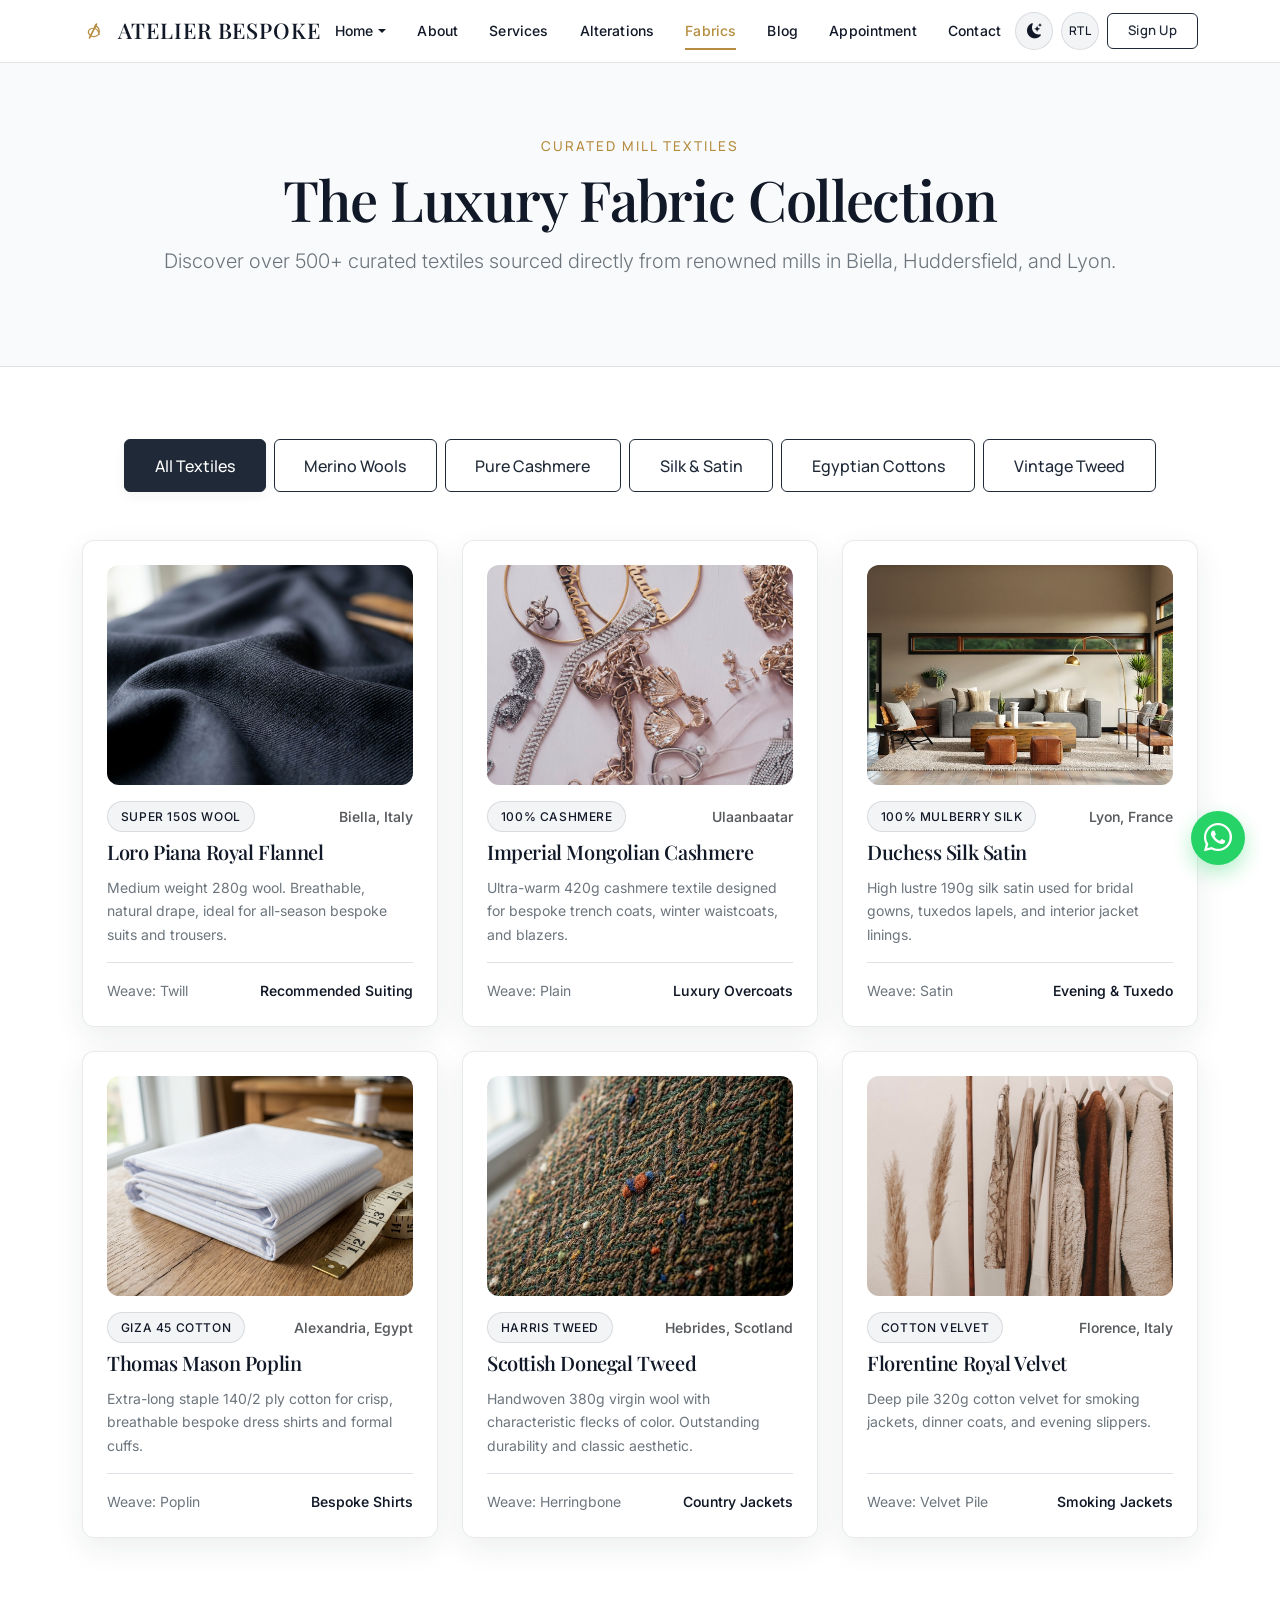
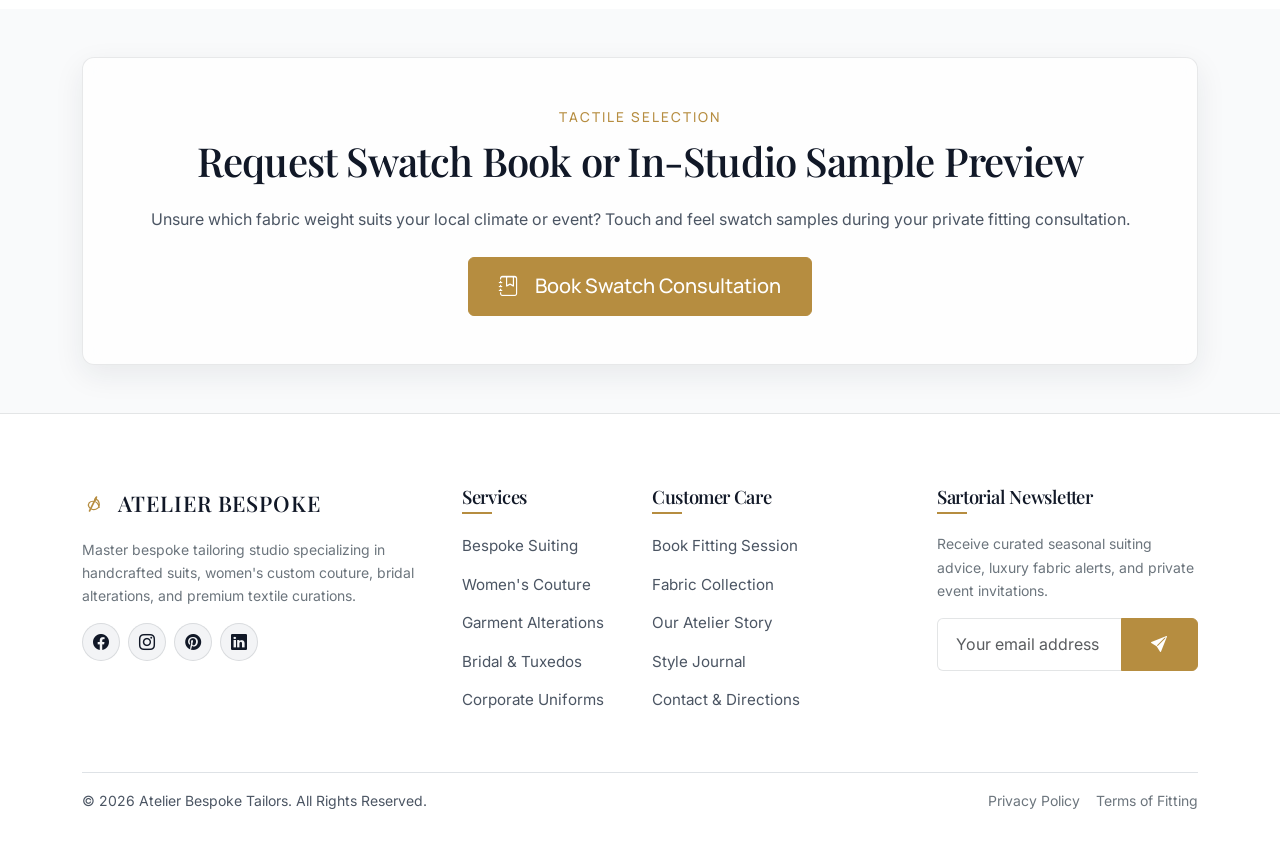
<file: fabric-collection.html>
<!DOCTYPE html>
<html lang="en">
<head>
  <meta charset="UTF-8">
  <meta name="viewport" content="width=device-width, initial-scale=1.0">
  <meta name="description" content="Luxury Fabric Collection — Explore fine Italian Merino Wool, Mongolian Cashmere, Raw Silk, Tweed & Egyptian Cotton textiles.">
  <meta name="keywords" content="suit fabric mills, Loro Piana wool, Dormeuil fabric, silk satin tailoring, cashmere overcoat fabric">
  <title>Luxury Fabric Collection | Atelier Bespoke</title>

  <!-- Google Fonts & Icons -->
  <link rel="stylesheet" href="https://cdn.jsdelivr.net/npm/bootstrap-icons@1.11.3/font/bootstrap-icons.min.css">
  
  <!-- CSS Stylesheets -->
  <link rel="stylesheet" href="assets/css/bootstrap.min.css">
  <link rel="stylesheet" href="assets/css/style.css">
  <link rel="stylesheet" href="assets/css/dark.css">
  <link rel="stylesheet" href="assets/css/animations.css">
  <link rel="icon" type="image/svg+xml" href="assets/images/favicon.svg">
</head>
<body>

  <!-- Navigation Bar -->
  <nav class="navbar navbar-expand-xl navbar-tailor">
    <div class="container">
      <a class="navbar-brand-logo" href="index.html">
        <svg class="accent-needle color-accent me-1" viewBox="0 0 32 32" width="22" height="22" fill="none" stroke="currentColor" stroke-width="2" stroke-linecap="round" stroke-linejoin="round" style="vertical-align: middle;">
          <path d="M 11 26 L 21 6" stroke-width="2.5" />
          <ellipse cx="19.5" cy="9" rx="0.6" ry="1.8" transform="rotate(27 19.5 9)" fill="currentColor"/>
          <path d="M 19.5 9 C 25 10, 27 18, 23 22 C 18 26, 12 24, 10 20 C 8 16, 11 12, 16 12 C 21 12, 24 16, 25 21" stroke-width="1.8"/>
        </svg> Atelier Bespoke
      </a>
      <button class="navbar-toggler" type="button" data-bs-toggle="collapse" data-bs-target="#navbarMain" aria-controls="navbarMain" aria-expanded="false" aria-label="Toggle navigation">
        <span class="navbar-toggler-icon"></span>
      </button>

      <div class="collapse navbar-collapse" id="navbarMain">
        <ul class="navbar-menu navbar-nav mx-auto">
          <li class="nav-item dropdown">
            <a class="nav-link dropdown-toggle" href="#" role="button" data-bs-toggle="dropdown" aria-expanded="false">Home</a>
            <ul class="dropdown-menu dropdown-menu-tailor">
              <li><a class="dropdown-item" href="index.html">Home 1 — Editorial Bespoke</a></li>
              <li><a class="dropdown-item" href="home-2.html">Home 2 — Atelier Studio</a></li>
            </ul>
          </li>
          <li class="nav-item"><a class="nav-link" href="about.html">About</a></li>
          <li class="nav-item"><a class="nav-link" href="services.html">Services</a></li>
          <li class="nav-item"><a class="nav-link" href="alterations.html">Alterations</a></li>
          <li class="nav-item"><a class="nav-link active" href="fabric-collection.html">Fabrics</a></li>
          <li class="nav-item"><a class="nav-link" href="blog.html">Blog</a></li>
          <li class="nav-item"><a class="nav-link" href="appointment.html">Appointment</a></li>
          <li class="nav-item"><a class="nav-link" href="contact.html">Contact</a></li>
        </ul>

        <div class="d-flex align-items-center gap-2">
          <button class="theme-toggle-btn" id="themeToggleBtn" aria-label="Toggle Light Dark Theme">
            <i class="bi bi-moon-stars-fill"></i>
          </button>
          <button class="rtl-toggle-btn" id="rtlToggleBtn" aria-label="Toggle RTL Layout" title="Switch to RTL Layout">RTL</button>
          <a href="signup.html" class="btn btn-sm btn-tailor-outline">Sign Up</a>
          
        </div>
      </div>
    </div>
  </nav>

  <!-- Banner Header -->
  <section class="py-5 bg-main border-bottom">
    <div class="container py-4 text-center">
      <span class="section-subtitle">Curated Mill Textiles</span>
      <h1 class="display-4 fw-bold">The Luxury Fabric Collection</h1>
      <p class="lead max-w-700 mx-auto text-secondary">Discover over 500+ curated textiles sourced directly from renowned mills in Biella, Huddersfield, and Lyon.</p>
    </div>
  </section>

  <!-- Fabric Category Filter Controls -->
  <section class="py-5 bg-surface">
    <div class="container py-4">
      <div class="d-flex flex-wrap justify-content-center gap-2 mb-5 fade-up">
        <button class="btn btn-tailor-primary fabric-filter-btn active" data-filter="all">All Textiles</button>
        <button class="btn btn-tailor-outline fabric-filter-btn" data-filter="wool">Merino Wools</button>
        <button class="btn btn-tailor-outline fabric-filter-btn" data-filter="cashmere">Pure Cashmere</button>
        <button class="btn btn-tailor-outline fabric-filter-btn" data-filter="silk">Silk & Satin</button>
        <button class="btn btn-tailor-outline fabric-filter-btn" data-filter="cotton">Egyptian Cottons</button>
        <button class="btn btn-tailor-outline fabric-filter-btn" data-filter="tweed">Vintage Tweed</button>
      </div>

      <!-- Fabrics Gallery Grid -->
      <div class="row g-4" id="fabricGalleryContainer">
        <!-- Fabric 1 -->
        <div class="col-md-6 col-lg-4 fabric-item fade-up" data-category="wool">
          <div class="glass-fabric-card p-4 h-100 d-flex flex-column">
            <div class="img-zoom-wrapper mb-3" style="height: 220px;">
              <img src="assets/images/fabrics/italian-wool.jpg" alt="Italian Merino Wool">
            </div>
            <div class="d-flex justify-content-between align-items-center mb-2">
              <span class="fabric-swatch-badge">Super 150s Wool</span>
              <small class="text-muted fw-bold">Biella, Italy</small>
            </div>
            <h5 class="fw-bold">Loro Piana Royal Flannel</h5>
            <p class="small text-secondary">Medium weight 280g wool. Breathable, natural drape, ideal for all-season bespoke suits and trousers.</p>
            <div class="mt-auto border-top pt-3 d-flex justify-content-between align-items-center small">
              <span class="text-secondary">Weave: Twill</span>
              <span class="fw-bold color-accent">Recommended Suiting</span>
            </div>
          </div>
        </div>

        <!-- Fabric 2 -->
        <div class="col-md-6 col-lg-4 fabric-item fade-up" data-category="cashmere">
          <div class="glass-fabric-card p-4 h-100 d-flex flex-column">
            <div class="img-zoom-wrapper mb-3" style="height: 220px;">
              <img src="assets/images/fabrics/cashmere-soft.jpg" alt="Mongolian Cashmere">
            </div>
            <div class="d-flex justify-content-between align-items-center mb-2">
              <span class="fabric-swatch-badge">100% Cashmere</span>
              <small class="text-muted fw-bold">Ulaanbaatar</small>
            </div>
            <h5 class="fw-bold">Imperial Mongolian Cashmere</h5>
            <p class="small text-secondary">Ultra-warm 420g cashmere textile designed for bespoke trench coats, winter waistcoats, and blazers.</p>
            <div class="mt-auto border-top pt-3 d-flex justify-content-between align-items-center small">
              <span class="text-secondary">Weave: Plain</span>
              <span class="fw-bold color-accent">Luxury Overcoats</span>
            </div>
          </div>
        </div>

        <!-- Fabric 3 -->
        <div class="col-md-6 col-lg-4 fabric-item fade-up" data-category="silk">
          <div class="glass-fabric-card p-4 h-100 d-flex flex-column">
            <div class="img-zoom-wrapper mb-3" style="height: 220px;">
              <img src="assets/images/fabrics/silk-satin.jpg" alt="Raw Silk Satin">
            </div>
            <div class="d-flex justify-content-between align-items-center mb-2">
              <span class="fabric-swatch-badge">100% Mulberry Silk</span>
              <small class="text-muted fw-bold">Lyon, France</small>
            </div>
            <h5 class="fw-bold">Duchess Silk Satin</h5>
            <p class="small text-secondary">High lustre 190g silk satin used for bridal gowns, tuxedos lapels, and interior jacket linings.</p>
            <div class="mt-auto border-top pt-3 d-flex justify-content-between align-items-center small">
              <span class="text-secondary">Weave: Satin</span>
              <span class="fw-bold color-accent">Evening & Tuxedo</span>
            </div>
          </div>
        </div>

        <!-- Fabric 4 -->
        <div class="col-md-6 col-lg-4 fabric-item fade-up" data-category="cotton">
          <div class="glass-fabric-card p-4 h-100 d-flex flex-column">
            <div class="img-zoom-wrapper mb-3" style="height: 220px;">
              <img src="assets/images/fabrics/egyptian-cotton.jpg" alt="Egyptian Cotton Fabric">
            </div>
            <div class="d-flex justify-content-between align-items-center mb-2">
              <span class="fabric-swatch-badge">Giza 45 Cotton</span>
              <small class="text-muted fw-bold">Alexandria, Egypt</small>
            </div>
            <h5 class="fw-bold">Thomas Mason Poplin</h5>
            <p class="small text-secondary">Extra-long staple 140/2 ply cotton for crisp, breathable bespoke dress shirts and formal cuffs.</p>
            <div class="mt-auto border-top pt-3 d-flex justify-content-between align-items-center small">
              <span class="text-secondary">Weave: Poplin</span>
              <span class="fw-bold color-accent">Bespoke Shirts</span>
            </div>
          </div>
        </div>

        <!-- Fabric 5 -->
        <div class="col-md-6 col-lg-4 fabric-item fade-up" data-category="tweed">
          <div class="glass-fabric-card p-4 h-100 d-flex flex-column">
            <div class="img-zoom-wrapper mb-3" style="height: 220px;">
              <img src="assets/images/fabrics/tweed-vintage.jpg" alt="Vintage Tweed Fabric">
            </div>
            <div class="d-flex justify-content-between align-items-center mb-2">
              <span class="fabric-swatch-badge">Harris Tweed</span>
              <small class="text-muted fw-bold">Hebrides, Scotland</small>
            </div>
            <h5 class="fw-bold">Scottish Donegal Tweed</h5>
            <p class="small text-secondary">Handwoven 380g virgin wool with characteristic flecks of color. Outstanding durability and classic aesthetic.</p>
            <div class="mt-auto border-top pt-3 d-flex justify-content-between align-items-center small">
              <span class="text-secondary">Weave: Herringbone</span>
              <span class="fw-bold color-accent">Country Jackets</span>
            </div>
          </div>
        </div>

        <!-- Fabric 6 -->
        <div class="col-md-6 col-lg-4 fabric-item fade-up" data-category="silk">
          <div class="glass-fabric-card p-4 h-100 d-flex flex-column">
            <div class="img-zoom-wrapper mb-3" style="height: 220px;">
              <img src="assets/images/fabrics/velvet-royal.jpg" alt="Royal Velvet Fabric">
            </div>
            <div class="d-flex justify-content-between align-items-center mb-2">
              <span class="fabric-swatch-badge">Cotton Velvet</span>
              <small class="text-muted fw-bold">Florence, Italy</small>
            </div>
            <h5 class="fw-bold">Florentine Royal Velvet</h5>
            <p class="small text-secondary">Deep pile 320g cotton velvet for smoking jackets, dinner coats, and evening slippers.</p>
            <div class="mt-auto border-top pt-3 d-flex justify-content-between align-items-center small">
              <span class="text-secondary">Weave: Velvet Pile</span>
              <span class="fw-bold color-accent">Smoking Jackets</span>
            </div>
          </div>
        </div>
      </div>
    </div>
  </section>

  <!-- Fabric Guide CTA -->
  <section class="py-5 bg-main">
    <div class="container">
      <div class="glass-card p-5 text-center fade-up">
        <span class="section-subtitle">Tactile Selection</span>
        <h2 class="section-title">Request Swatch Book or In-Studio Sample Preview</h2>
        <p class="max-w-600 mx-auto mb-4">Unsure which fabric weight suits your local climate or event? Touch and feel swatch samples during your private fitting consultation.</p>
        <a href="appointment.html" class="btn btn-tailor-gold btn-lg"><i class="bi bi-journal-bookmark me-2"></i>Book Swatch Consultation</a>
      </div>
    </div>
  </section>

  <!-- Global Footer -->
  <footer class="footer-tailor">
    <div class="container">
      <div class="row g-4 mb-5">
        <div class="col-lg-4 col-md-6">
          <a class="navbar-brand-logo mb-3" href="index.html">
            <svg class="accent-needle color-accent me-1" viewBox="0 0 32 32" width="22" height="22" fill="none" stroke="currentColor" stroke-width="2" stroke-linecap="round" stroke-linejoin="round" style="vertical-align: middle;">
              <path d="M 11 26 L 21 6" stroke-width="2.5" />
              <ellipse cx="19.5" cy="9" rx="0.6" ry="1.8" transform="rotate(27 19.5 9)" fill="currentColor"/>
              <path d="M 19.5 9 C 25 10, 27 18, 23 22 C 18 26, 12 24, 10 20 C 8 16, 11 12, 16 12 C 21 12, 24 16, 25 21" stroke-width="1.8"/>
            </svg> Atelier Bespoke
          </a>
          <p class="small text-secondary">Master bespoke tailoring studio specializing in handcrafted suits, women's custom couture, bridal alterations, and premium textile curations.</p>
          <div class="d-flex gap-2 mt-3">
            <a href="#" class="social-icon-btn" aria-label="Facebook"><i class="bi bi-facebook"></i></a>
            <a href="#" class="social-icon-btn" aria-label="Instagram"><i class="bi bi-instagram"></i></a>
            <a href="#" class="social-icon-btn" aria-label="Pinterest"><i class="bi bi-pinterest"></i></a>
            <a href="#" class="social-icon-btn" aria-label="LinkedIn"><i class="bi bi-linkedin"></i></a>
          </div>
        </div>
        <div class="col-lg-2 col-md-6">
          <h5>Services</h5>
          <ul class="footer-links">
            <li><a href="services.html">Bespoke Suiting</a></li>
            <li><a href="services.html">Women's Couture</a></li>
            <li><a href="alterations.html">Garment Alterations</a></li>
            <li><a href="services.html">Bridal & Tuxedos</a></li>
            <li><a href="services.html">Corporate Uniforms</a></li>
          </ul>
        </div>
        <div class="col-lg-3 col-md-6">
          <h5>Customer Care</h5>
          <ul class="footer-links">
            <li><a href="appointment.html">Book Fitting Session</a></li>
            <li><a href="fabric-collection.html">Fabric Collection</a></li>
            <li><a href="about.html">Our Atelier Story</a></li>
            <li><a href="blog.html">Style Journal</a></li>
            <li><a href="contact.html">Contact & Directions</a></li>
          </ul>
        </div>
        <div class="col-lg-3 col-md-6">
          <h5>Sartorial Newsletter</h5>
          <p class="small text-secondary">Receive curated seasonal suiting advice, luxury fabric alerts, and private event invitations.</p>
          <form id="newsletterForm" class="mt-3">
            <div class="input-group">
              <input type="email" class="form-control form-control-tailor" placeholder="Your email address" required>
              <button class="btn btn-tailor-gold" type="submit"><i class="bi bi-send-fill"></i></button>
            </div>
          </form>
        </div>
      </div>

      <div class="border-top pt-3 d-flex flex-wrap justify-content-between align-items-center small text-secondary">
        <p class="mb-0">&copy; 2026 Atelier Bespoke Tailors. All Rights Reserved.</p>
        <div class="d-flex gap-3">
          <a href="#" class="text-secondary">Privacy Policy</a>
          <a href="#" class="text-secondary">Terms of Fitting</a>
        </div>
      </div>
    </div>
  </footer>

  <!-- WhatsApp Floating Button -->
  <a href="https://wa.me/15550192834" target="_blank" class="whatsapp-float" aria-label="Chat on WhatsApp">
    <i class="bi bi-whatsapp"></i>
  </a>

  <!-- JS Libraries -->
  <script src="https://cdn.jsdelivr.net/npm/bootstrap@5.3.3/dist/js/bootstrap.bundle.min.js"></script>
  <script src="https://cdnjs.cloudflare.com/ajax/libs/gsap/3.12.5/gsap.min.js"></script>
  <script src="assets/js/theme-toggle.js"></script>
  <script src="assets/js/animations.js"></script>
  <script src="assets/js/main.js"></script>
</body>
</html>
</file>
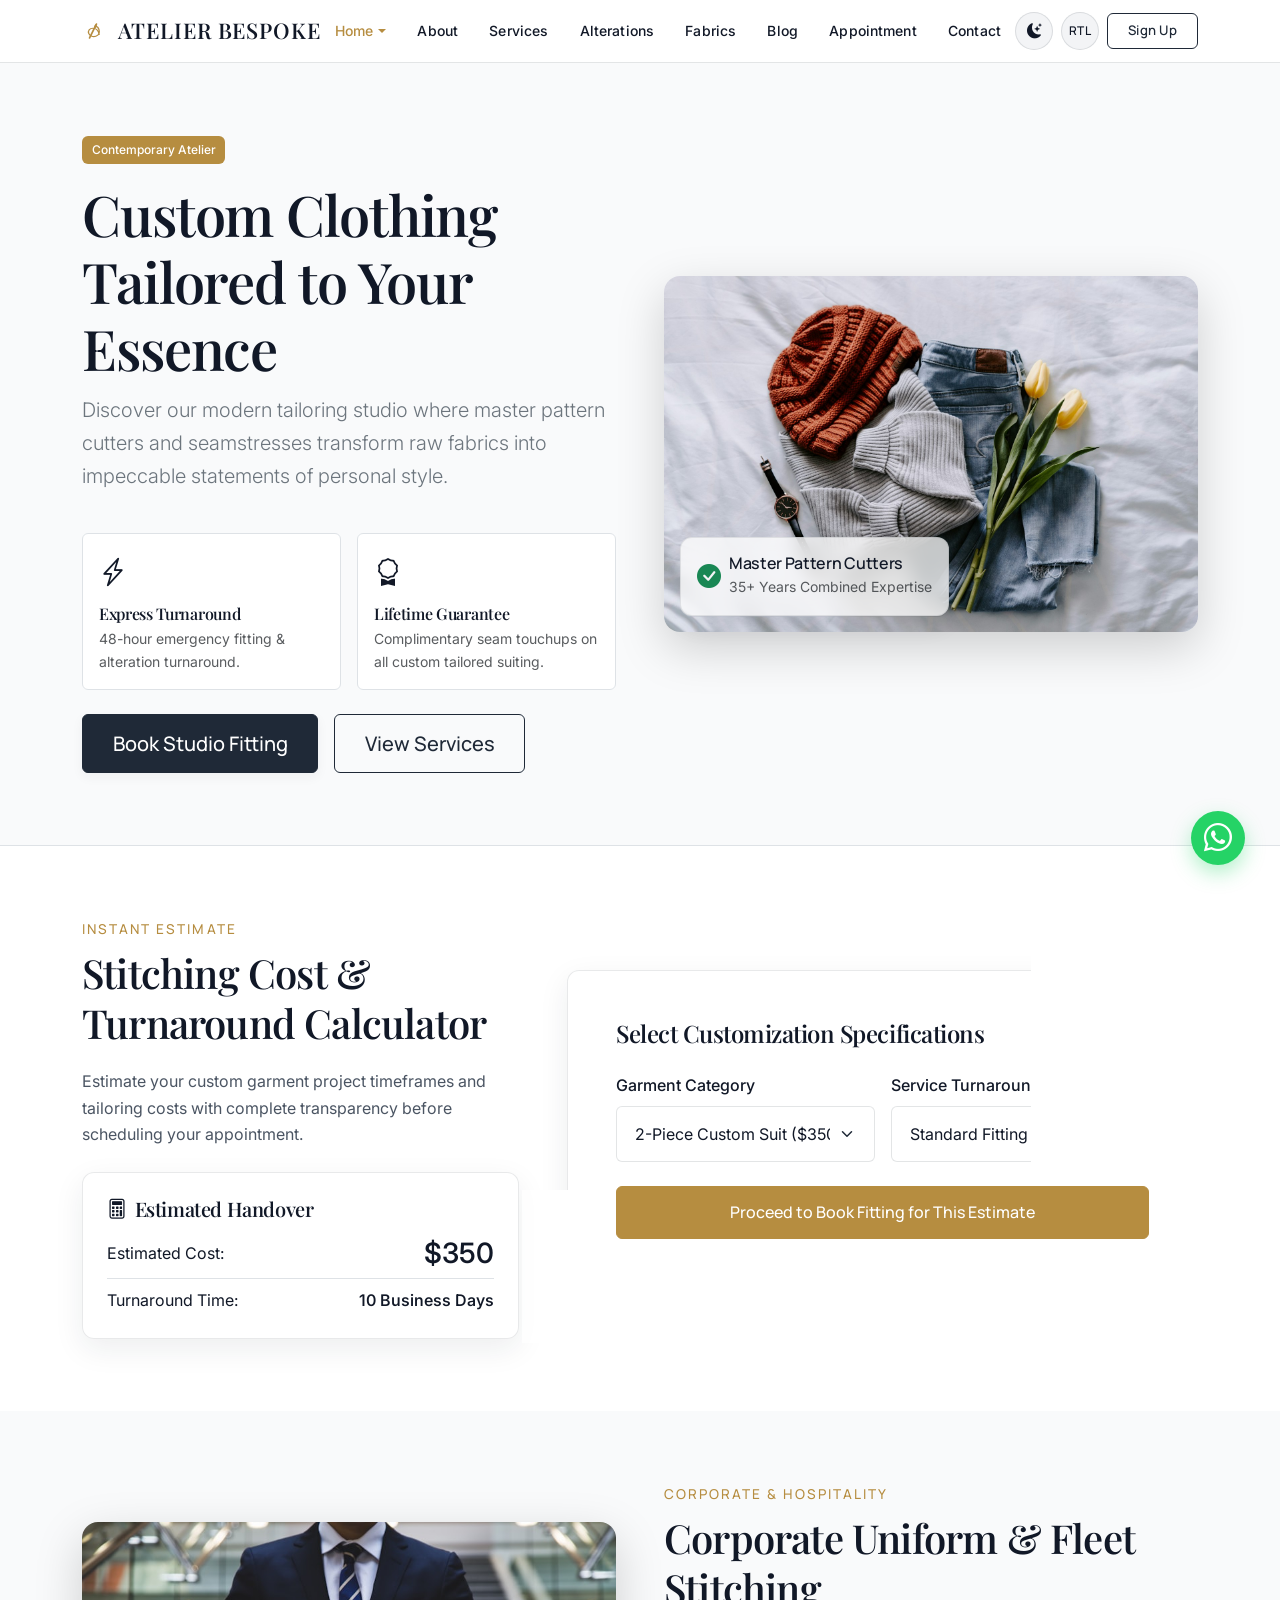
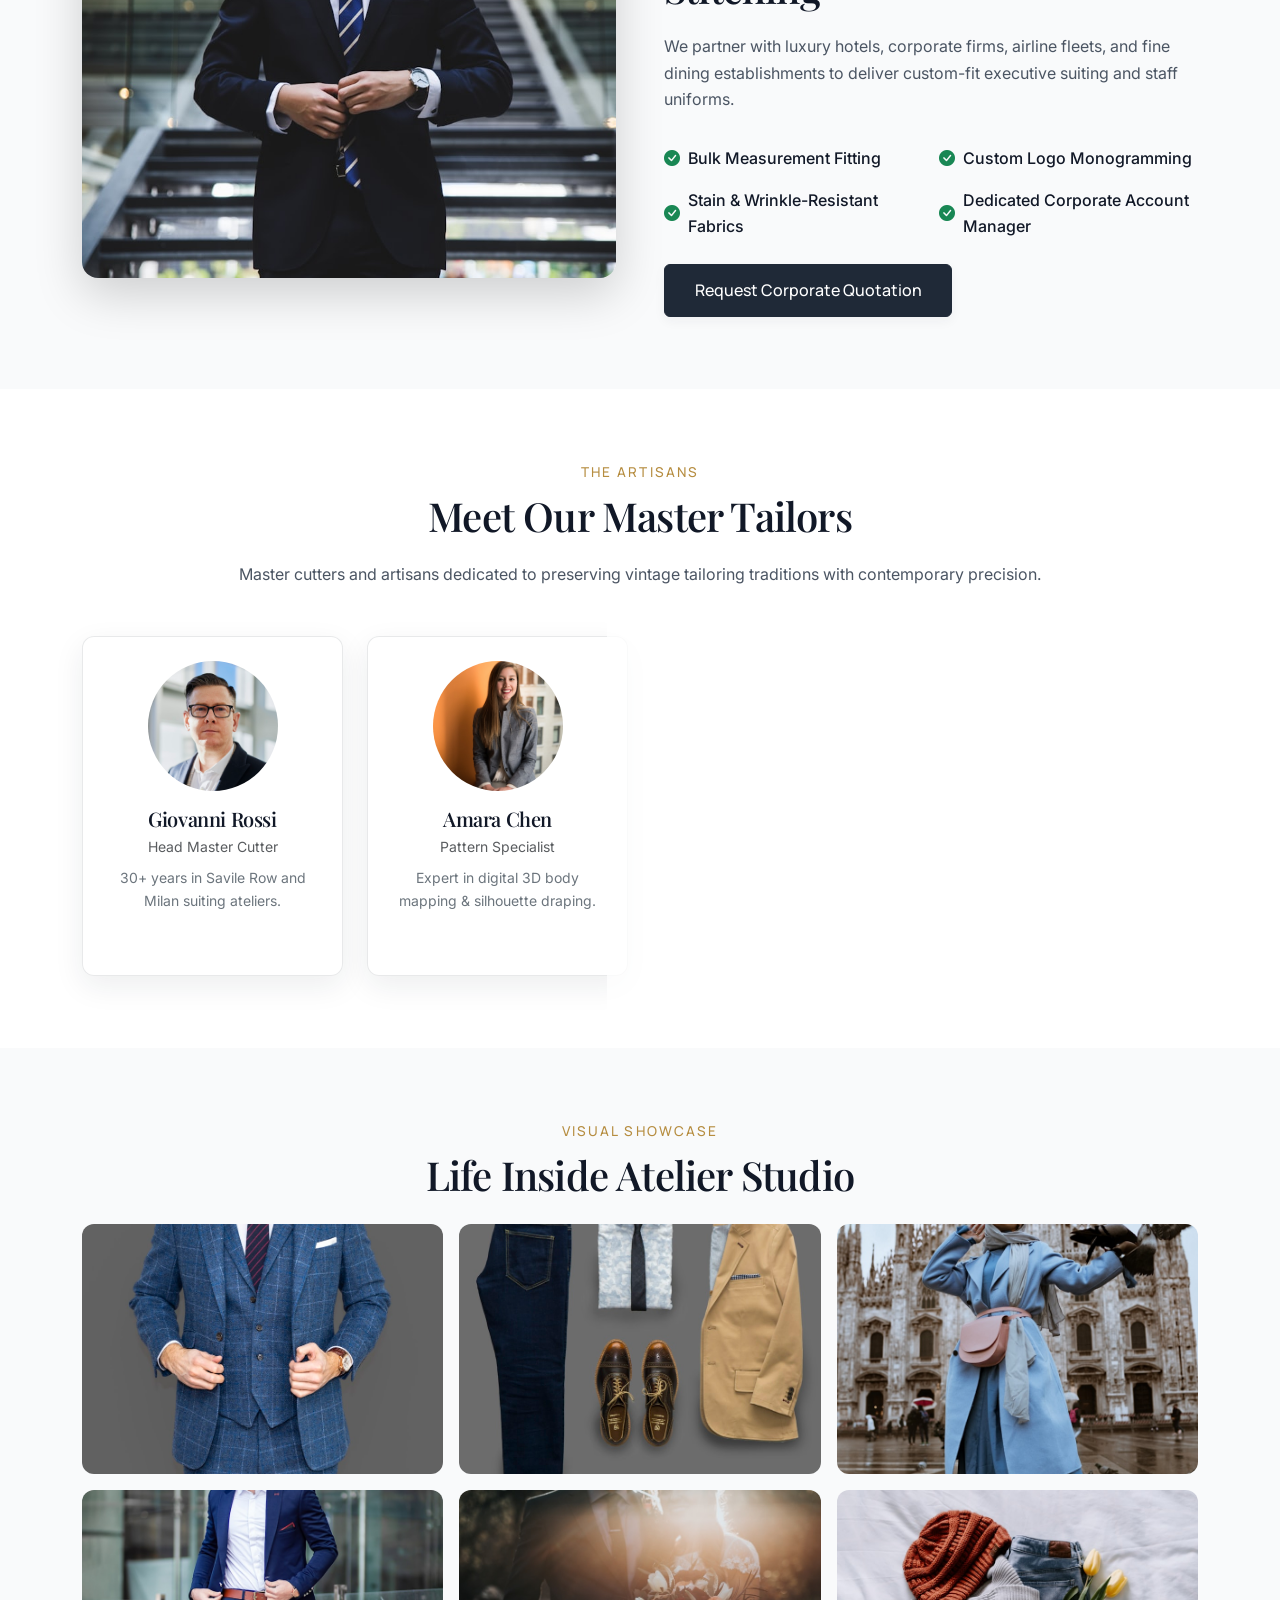
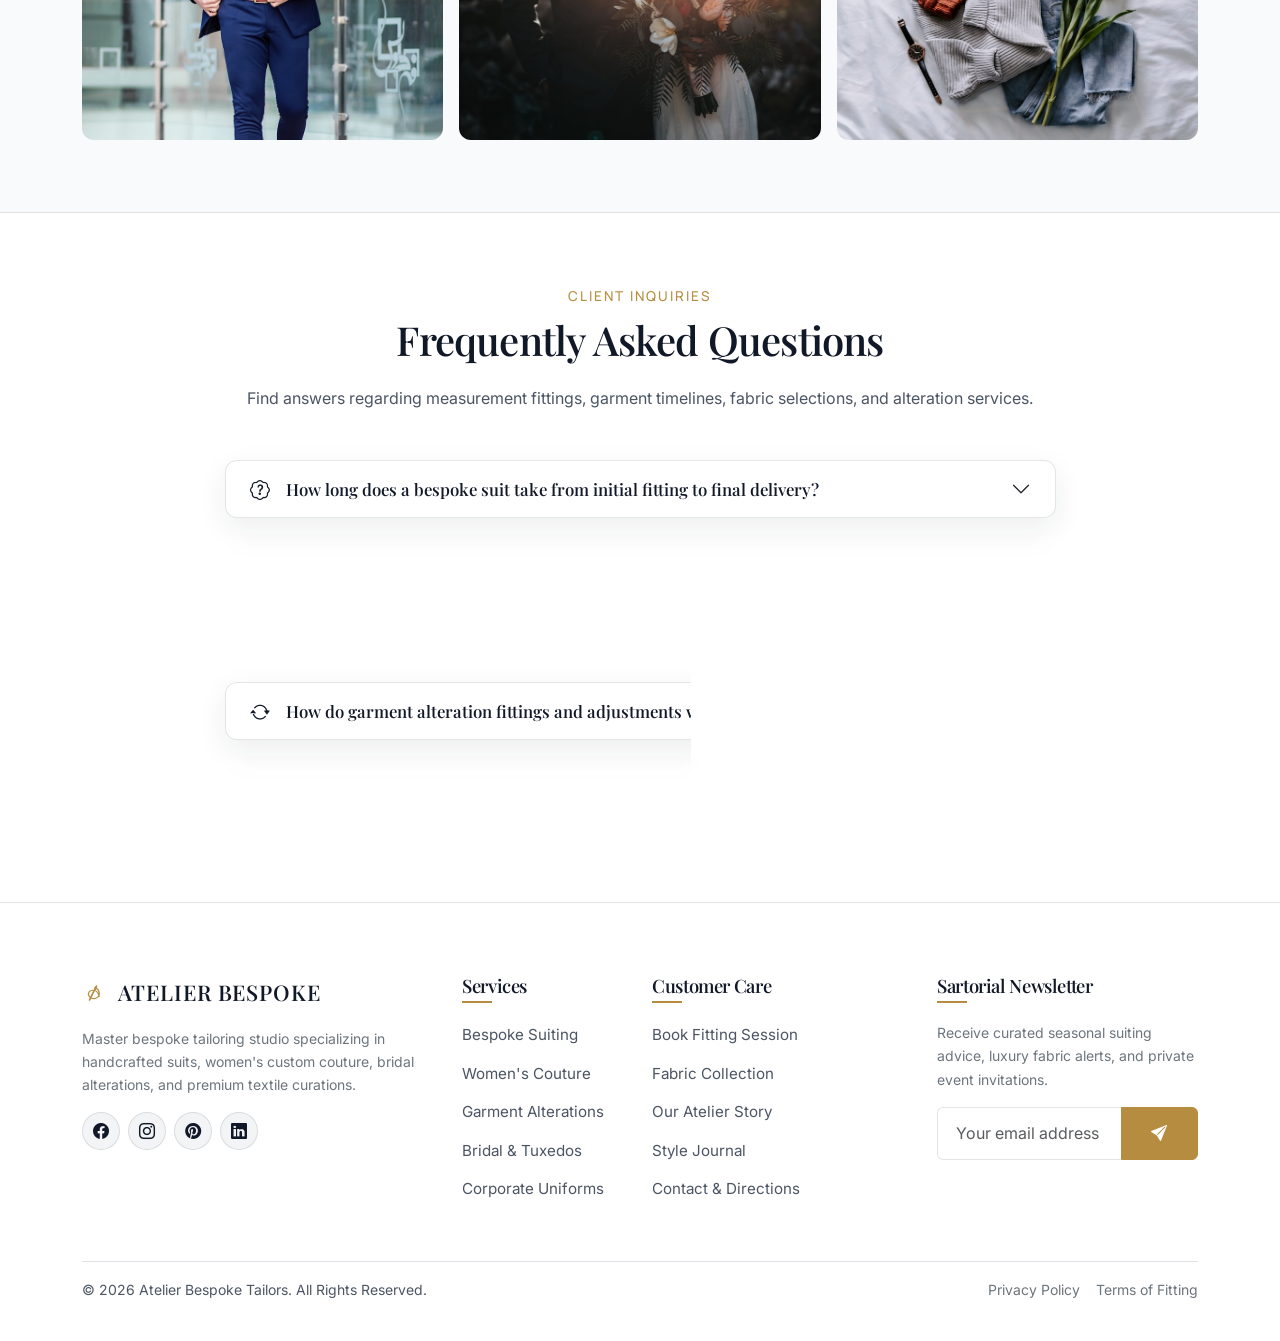
<file: home-2.html>
<!DOCTYPE html>
<html lang="en">

<head>
  <meta charset="UTF-8">
  <meta name="viewport" content="width=device-width, initial-scale=1.0">
  <meta name="description"
    content="Atelier Bespoke Studio — Contemporary Tailoring Studio, Custom Garment Construction, Corporate Uniforms & Express Alterations.">
  <meta name="keywords"
    content="tailoring studio, custom clothes, express alteration, tailoring pricing calculator, corporate uniform stitching">
  <title>Atelier Studio | Bespoke Tailoring & Fashion House</title>

  <!-- Google Fonts & Icons -->
  <link rel="stylesheet" href="https://cdn.jsdelivr.net/npm/bootstrap-icons@1.11.3/font/bootstrap-icons.min.css">

  <!-- CSS Stylesheets -->
  <link rel="stylesheet" href="assets/css/bootstrap.min.css">
  <link rel="stylesheet" href="assets/css/style.css">
  <link rel="stylesheet" href="assets/css/dark.css">
  <link rel="stylesheet" href="assets/css/animations.css">
  <link rel="icon" type="image/svg+xml" href="assets/images/favicon.svg">
</head>

<body>

  <!-- Navigation Bar -->
  <nav class="navbar navbar-expand-xl navbar-tailor">
    <div class="container">
      <a class="navbar-brand-logo" href="index.html">
        <svg class="accent-needle color-accent me-1" viewBox="0 0 32 32" width="22" height="22" fill="none" stroke="currentColor" stroke-width="2" stroke-linecap="round" stroke-linejoin="round" style="vertical-align: middle;">
          <path d="M 11 26 L 21 6" stroke-width="2.5" />
          <ellipse cx="19.5" cy="9" rx="0.6" ry="1.8" transform="rotate(27 19.5 9)" fill="currentColor"/>
          <path d="M 19.5 9 C 25 10, 27 18, 23 22 C 18 26, 12 24, 10 20 C 8 16, 11 12, 16 12 C 21 12, 24 16, 25 21" stroke-width="1.8"/>
        </svg> Atelier Bespoke
      </a>
      <button class="navbar-toggler" type="button" data-bs-toggle="collapse" data-bs-target="#navbarMain"
        aria-controls="navbarMain" aria-expanded="false" aria-label="Toggle navigation">
        <span class="navbar-toggler-icon"></span>
      </button>

      <div class="collapse navbar-collapse" id="navbarMain">
        <ul class="navbar-menu navbar-nav mx-auto">
          <li class="nav-item dropdown">
            <a class="nav-link dropdown-toggle active" href="#" role="button" data-bs-toggle="dropdown"
              aria-expanded="false">Home</a>
            <ul class="dropdown-menu dropdown-menu-tailor">
              <li><a class="dropdown-item" href="index.html">Home 1 — Editorial Bespoke</a></li>
              <li><a class="dropdown-item active" href="home-2.html">Home 2 — Atelier Studio</a></li>
            </ul>
          </li>
          <li class="nav-item"><a class="nav-link" href="about.html">About</a></li>
          <li class="nav-item"><a class="nav-link" href="services.html">Services</a></li>
          <li class="nav-item"><a class="nav-link" href="alterations.html">Alterations</a></li>
          <li class="nav-item"><a class="nav-link" href="fabric-collection.html">Fabrics</a></li>
          <li class="nav-item"><a class="nav-link" href="blog.html">Blog</a></li>
          <li class="nav-item"><a class="nav-link" href="appointment.html">Appointment</a></li>
          <li class="nav-item"><a class="nav-link" href="contact.html">Contact</a></li>
        </ul>

        <div class="d-flex align-items-center gap-2">
          <button class="theme-toggle-btn" id="themeToggleBtn" aria-label="Toggle Light Dark Theme">
            <i class="bi bi-moon-stars-fill"></i>
          </button>
          <button class="rtl-toggle-btn" id="rtlToggleBtn" aria-label="Toggle RTL Layout"
            title="Switch to RTL Layout">RTL</button>
          <a href="signup.html" class="btn btn-sm btn-tailor-outline">Sign Up</a>

        </div>
      </div>
    </div>
  </nav>

  <!-- Split Screen Hero -->
  <section class="py-5 bg-main border-bottom split-hero">
    <div class="container py-4">
      <div class="row align-items-center g-5">
        <div class="col-lg-6 text-center text-lg-start fade-up">
          <span class="badge-gold mb-3 d-inline-block">Contemporary Atelier</span>
          <h1 class="display-4 fw-bold">Custom Clothing Tailored to Your Essence</h1>
          <p class="lead text-secondary">Discover our modern tailoring studio where master pattern cutters and
            seamstresses transform raw fabrics into impeccable statements of personal style.</p>

          <div class="row g-3 my-4">
            <div class="col-12 col-sm-6">
              <div class="p-3 bg-surface rounded border h-100 text-center text-lg-start d-flex flex-column align-items-center align-items-lg-start">
                <i class="bi bi-lightning-charge color-accent fs-3"></i>
                <h6 class="fw-bold mt-2 mb-1">Express Turnaround</h6>
                <small class="text-muted">48-hour emergency fitting & alteration turnaround.</small>
              </div>
            </div>
            <div class="col-12 col-sm-6">
              <div class="p-3 bg-surface rounded border h-100 text-center text-lg-start d-flex flex-column align-items-center align-items-lg-start">
                <i class="bi bi-award color-accent fs-3"></i>
                <h6 class="fw-bold mt-2 mb-1">Lifetime Guarantee</h6>
                <small class="text-muted">Complimentary seam touchups on all custom tailored suiting.</small>
              </div>
            </div>
          </div>

          <div class="d-flex flex-wrap justify-content-center justify-content-lg-start gap-3">
            <a href="appointment.html" class="btn btn-tailor-primary btn-lg">Book Studio Fitting</a>
            <a href="services.html" class="btn btn-tailor-outline btn-lg">View Services</a>
          </div>
        </div>

        <div class="col-lg-6 fade-up">
          <div class="position-relative">
            <img src="assets/images/hero/hero-2.jpg" class="img-fluid rounded-4 shadow-lg"
              alt="Tailoring Studio Atelier" loading="lazy">
            <div class="glass-card position-absolute bottom-0 start-0 p-3 m-3 d-block max-w-300 hero-glass-badge">
              <div class="d-flex align-items-center gap-2">
                <i class="bi bi-check-circle-fill text-success fs-4"></i>
                <div>
                  <h6 class="mb-0 font-accent fw-bold">Master Pattern Cutters</h6>
                  <small class="text-muted">35+ Years Combined Expertise</small>
                </div>
              </div>
            </div>
          </div>
        </div>
      </div>
    </div>
  </section>

  <!-- Interactive Turnaround & Price Calculator Section -->
  <section class="py-5 bg-surface">
    <div class="container py-4">
      <div class="row align-items-center g-5">
        <div class="col-lg-5 fade-up">
          <span class="section-subtitle">Instant Estimate</span>
          <h2 class="section-title">Stitching Cost & Turnaround Calculator</h2>
          <p>Estimate your custom garment project timeframes and tailoring costs with complete transparency before
            scheduling your appointment.</p>

          <div class="glass-card p-4 mt-4">
            <h5 class="fw-bold mb-3 color-accent"><i class="bi bi-calculator me-2"></i>Estimated Handover</h5>
            <div class="d-flex justify-content-between align-items-center mb-2 border-bottom pb-2">
              <span>Estimated Cost:</span>
              <span class="h3 fw-bold mb-0 color-accent" id="calcPriceDisplay">$350</span>
            </div>
            <div class="d-flex justify-content-between align-items-center">
              <span>Turnaround Time:</span>
              <span class="fw-bold" id="calcDaysDisplay">10 Business Days</span>
            </div>
          </div>
        </div>

        <div class="col-lg-7 fade-up">
          <div class="glass-card p-4 p-md-5">
            <h4 class="fw-bold mb-4">Select Customization Specifications</h4>
            <div class="row g-3">
              <div class="col-md-6">
                <label class="form-label fw-semibold">Garment Category</label>
                <select class="form-select-tailor" id="calcGarmentSelect">
                  <option value="350" data-days="10" selected>2-Piece Custom Suit ($350)</option>
                  <option value="450" data-days="12">3-Piece Tuxedo Ensemble ($450)</option>
                  <option value="280" data-days="8">Women's Tailored Blazer & Trouser ($280)</option>
                  <option value="520" data-days="14">Bridal Wedding Gown Fitting ($520)</option>
                  <option value="120" data-days="4">Jacket & Pant Alteration ($120)</option>
                </select>
              </div>

              <div class="col-md-6">
                <label class="form-label fw-semibold">Service Turnaround Speed</label>
                <select class="form-select-tailor" id="calcSpeedSelect">
                  <option value="1.0" selected>Standard Fitting (10-14 Days)</option>
                  <option value="1.25">Priority Express (5-7 Days)</option>
                  <option value="1.5">Urgent Atelier Dispatch (48 Hours)</option>
                </select>
              </div>

              <div class="col-12 mt-4">
                <a href="appointment.html" class="btn btn-tailor-gold w-100">Proceed to Book Fitting for This
                  Estimate</a>
              </div>
            </div>
          </div>
        </div>
      </div>
    </div>
  </section>

  <!-- Corporate & Uniform Tailoring Spotlight -->
  <section class="py-5 bg-main">
    <div class="container py-4">
      <div class="row align-items-center g-5">
        <div class="col-lg-6 order-lg-2 fade-up">
          <span class="section-subtitle">Corporate & Hospitality</span>
          <h2 class="section-title">Corporate Uniform & Fleet Stitching</h2>
          <p>We partner with luxury hotels, corporate firms, airline fleets, and fine dining establishments to deliver
            custom-fit executive suiting and staff uniforms.</p>

          <div class="row g-3 my-3">
            <div class="col-sm-6">
              <div class="d-flex align-items-center gap-2">
                <i class="bi bi-check-circle-fill text-success"></i>
                <span class="fw-semibold">Bulk Measurement Fitting</span>
              </div>
            </div>
            <div class="col-sm-6">
              <div class="d-flex align-items-center gap-2">
                <i class="bi bi-check-circle-fill text-success"></i>
                <span class="fw-semibold">Custom Logo Monogramming</span>
              </div>
            </div>
            <div class="col-sm-6">
              <div class="d-flex align-items-center gap-2">
                <i class="bi bi-check-circle-fill text-success"></i>
                <span class="fw-semibold">Stain & Wrinkle-Resistant Fabrics</span>
              </div>
            </div>
            <div class="col-sm-6">
              <div class="d-flex align-items-center gap-2">
                <i class="bi bi-check-circle-fill text-success"></i>
                <span class="fw-semibold">Dedicated Corporate Account Manager</span>
              </div>
            </div>
          </div>

          <a href="contact.html" class="btn btn-tailor-primary mt-2">Request Corporate Quotation</a>
        </div>

        <div class="col-lg-6 order-lg-1 fade-up">
          <div class="img-zoom-wrapper shadow-lg rounded-4">
            <img src="assets/images/tailoring/corporate-uniform.jpg"
              style="height: auto !important; object-fit: initial !important;" alt="Corporate Suiting Tailoring"
              loading="lazy">
          </div>
        </div>
      </div>
    </div>
  </section>

  <!-- Meet Master Tailors -->
  <section class="py-5 bg-surface">
    <div class="container py-4">
      <div class="text-center max-w-700 mx-auto mb-5 fade-up">
        <span class="section-subtitle">The Artisans</span>
        <h2 class="section-title">Meet Our Master Tailors</h2>
        <p>Master cutters and artisans dedicated to preserving vintage tailoring traditions with contemporary precision.
        </p>
      </div>

      <div class="row g-4">
        <div class="col-md-6 col-lg-3 fade-up">
          <div class="glass-card text-center p-4 h-100">
            <div class="rounded-circle overflow-hidden mx-auto mb-3" style="width: 130px; height: 130px;">
              <img src="assets/images/team/master-tailor.jpg" class="w-100 h-100 object-fit-cover" alt="Master Tailor">
            </div>
            <h5 class="fw-bold mb-1">Giovanni Rossi</h5>
            <small class="text-muted d-block mb-2">Head Master Cutter</small>
            <p class="small text-secondary">30+ years in Savile Row and Milan suiting ateliers.</p>
          </div>
        </div>

        <div class="col-md-6 col-lg-3 fade-up">
          <div class="glass-card text-center p-4 h-100">
            <div class="rounded-circle overflow-hidden mx-auto mb-3" style="width: 130px; height: 130px;">
              <img src="assets/images/team/pattern-cutter.jpg" class="w-100 h-100 object-fit-cover"
                alt="Pattern Specialist">
            </div>
            <h5 class="fw-bold mb-1">Amara Chen</h5>
            <small class="text-muted d-block mb-2">Pattern Specialist</small>
            <p class="small text-secondary">Expert in digital 3D body mapping & silhouette draping.</p>
          </div>
        </div>

        <div class="col-md-6 col-lg-3 fade-up">
          <div class="glass-card text-center p-4 h-100">
            <div class="rounded-circle overflow-hidden mx-auto mb-3" style="width: 130px; height: 130px;">
              <img src="assets/images/team/couture-designer.jpg" class="w-100 h-100 object-fit-cover"
                alt="Couture Specialist">
            </div>
            <h5 class="fw-bold mb-1">Sophie Laurent</h5>
            <small class="text-muted d-block mb-2">Women's Couture Lead</small>
            <p class="small text-secondary">Specializes in bridal gown alterations and evening silk dresses.</p>
          </div>
        </div>

        <div class="col-md-6 col-lg-3 fade-up">
          <div class="glass-card text-center p-4 h-100">
            <div class="rounded-circle overflow-hidden mx-auto mb-3" style="width: 130px; height: 130px;">
              <img src="assets/images/team/alteration-specialist.jpg" class="w-100 h-100 object-fit-cover"
                alt="Alteration Specialist">
            </div>
            <h5 class="fw-bold mb-1">Marcus Vance</h5>
            <small class="text-muted d-block mb-2">Alteration Master</small>
            <p class="small text-secondary">Specialist in leather jacket, denim, and heavy wool restoration.</p>
          </div>
        </div>
      </div>
    </div>
  </section>

  <!-- Studio Gallery Grid Stream -->
  <section class="py-5 bg-main">
    <div class="container py-4">
      <div class="text-center max-w-700 mx-auto mb-4 fade-up">
        <span class="section-subtitle">Visual Showcase</span>
        <h2 class="section-title">Life Inside Atelier Studio</h2>
      </div>

      <div class="row g-3">
        <div class="col-6 col-md-4 gallery-reveal">
          <div class="img-zoom-wrapper" style="height: 250px;">
            <img src="assets/images/gallery/gallery-1.jpg" alt="Tailoring Gallery Image" loading="lazy">
          </div>
        </div>
        <div class="col-6 col-md-4 gallery-reveal">
          <div class="img-zoom-wrapper" style="height: 250px;">
            <img src="assets/images/gallery/gallery-2.jpg" alt="Tailoring Gallery Image" loading="lazy">
          </div>
        </div>
        <div class="col-6 col-md-4 gallery-reveal">
          <div class="img-zoom-wrapper" style="height: 250px;">
            <img src="assets/images/gallery/gallery-3.jpg" alt="Tailoring Gallery Image" loading="lazy">
          </div>
        </div>
        <div class="col-6 col-md-4 gallery-reveal">
          <div class="img-zoom-wrapper" style="height: 250px;">
            <img src="assets/images/gallery/gallery-4.jpg" alt="Tailoring Gallery Image" loading="lazy">
          </div>
        </div>
        <div class="col-6 col-md-4 gallery-reveal">
          <div class="img-zoom-wrapper" style="height: 250px;">
            <img src="assets/images/gallery/gallery-5.jpg" alt="Tailoring Gallery Image" loading="lazy">
          </div>
        </div>
        <div class="col-6 col-md-4 gallery-reveal">
          <div class="img-zoom-wrapper" style="height: 250px;">
            <img src="assets/images/gallery/gallery-6.jpg" alt="Tailoring Gallery Image" loading="lazy">
          </div>
        </div>
      </div>
    </div>
  </section>

  <!-- Frequently Asked Questions (FAQ Accordion) Section -->
  <section class="py-5 bg-surface border-top">
    <div class="container py-4">
      <div class="text-center max-w-700 mx-auto mb-5 fade-up">
        <span class="section-subtitle">Client Inquiries</span>
        <h2 class="section-title">Frequently Asked Questions</h2>
        <p>Find answers regarding measurement fittings, garment timelines, fabric selections, and alteration services.
        </p>
      </div>

      <div class="row justify-content-center">
        <div class="col-lg-9 fade-up">
          <div class="accordion accordion-tailor" id="faqAccordionHome2">

            <!-- FAQ Item 1 -->
            <div class="accordion-item glass-card mb-3 border-0">
              <h3 class="accordion-header" id="faqHeading1">
                <button class="accordion-button collapsed fw-bold py-3 px-4" type="button" data-bs-toggle="collapse"
                  data-bs-target="#faqCollapse1" aria-expanded="false" aria-controls="faqCollapse1">
                  <i class="bi bi-patch-question me-3 color-accent fs-5"></i> How long does a bespoke suit take from
                  initial fitting to final delivery?
                </button>
              </h3>
              <div id="faqCollapse1" class="accordion-collapse collapse" aria-labelledby="faqHeading1"
                data-bs-parent="#faqAccordionHome2">
                <div class="accordion-body px-4 pb-4 pt-1 text-secondary">
                  Typically, a complete bespoke suit requires 3 to 5 weeks. This timeline includes your initial 35+ body
                  anatomical measurement session, a basted fitting, hand-stitching canvas adjustments, and the final
                  press fitting. Express expedited timelines (10 to 14 days) are available upon private consultation.
                </div>
              </div>
            </div>

            <!-- FAQ Item 2 -->
            <div class="accordion-item glass-card mb-3 border-0">
              <h3 class="accordion-header" id="faqHeading2">
                <button class="accordion-button collapsed fw-bold py-3 px-4" type="button" data-bs-toggle="collapse"
                  data-bs-target="#faqCollapse2" aria-expanded="false" aria-controls="faqCollapse2">
                  <i class="bi bi-scissors me-3 color-accent fs-5"></i> What is the difference between Bespoke tailoring
                  and Made-to-Measure?
                </button>
              </h3>
              <div id="faqCollapse2" class="accordion-collapse collapse" aria-labelledby="faqHeading2"
                data-bs-parent="#faqAccordionHome2">
                <div class="accordion-body px-4 pb-4 pt-1 text-secondary">
                  Bespoke garments are created from an entirely unique paper pattern drafted from scratch specifically
                  for your body measurements, featuring full floating canvas construction and extensive hand-finishing.
                  Made-to-measure adjusts a pre-existing standard pattern template.
                </div>
              </div>
            </div>

            <!-- FAQ Item 3 -->
            <div class="accordion-item glass-card mb-3 border-0">
              <h3 class="accordion-header" id="faqHeading3">
                <button class="accordion-button collapsed fw-bold py-3 px-4" type="button" data-bs-toggle="collapse"
                  data-bs-target="#faqCollapse3" aria-expanded="false" aria-controls="faqCollapse3">
                  <i class="bi bi-journal-bookmark me-3 color-accent fs-5"></i> Can I bring my own fabric for custom
                  garment stitching?
                </button>
              </h3>
              <div id="faqCollapse3" class="accordion-collapse collapse" aria-labelledby="faqHeading3"
                data-bs-parent="#faqAccordionHome2">
                <div class="accordion-body px-4 pb-4 pt-1 text-secondary">
                  Yes, we offer Cut, Make & Trim (CMT) services for patrons who supply their own luxury cloth. Our
                  master tailors will inspect the fabric weave, weight, and drape before pattern layout to ensure
                  optimal garment structure.
                </div>
              </div>
            </div>

            <!-- FAQ Item 4 -->
            <div class="accordion-item glass-card mb-3 border-0">
              <h3 class="accordion-header" id="faqHeading4">
                <button class="accordion-button collapsed fw-bold py-3 px-4" type="button" data-bs-toggle="collapse"
                  data-bs-target="#faqCollapse4" aria-expanded="false" aria-controls="faqCollapse4">
                  <i class="bi bi-arrow-repeat me-3 color-accent fs-5"></i> How do garment alteration fittings and
                  adjustments work?
                </button>
              </h3>
              <div id="faqCollapse4" class="accordion-collapse collapse" aria-labelledby="faqHeading4"
                data-bs-parent="#faqAccordionHome2">
                <div class="accordion-body px-4 pb-4 pt-1 text-secondary">
                  During an alteration session, our specialists pin the garment while you wear it to evaluate shoulder
                  slope, sleeve length breaks, waist taper, and hem height. Turnaround time for standard alterations is
                  3 to 7 business days.
                </div>
              </div>
            </div>

            <!-- FAQ Item 5 -->
            <div class="accordion-item glass-card mb-3 border-0">
              <h3 class="accordion-header" id="faqHeading5">
                <button class="accordion-button collapsed fw-bold py-3 px-4" type="button" data-bs-toggle="collapse"
                  data-bs-target="#faqCollapse5" aria-expanded="false" aria-controls="faqCollapse5">
                  <i class="bi bi-geo-alt me-3 color-accent fs-5"></i> Do you offer travelling tailor or home fitting
                  services?
                </button>
              </h3>
              <div id="faqCollapse5" class="accordion-collapse collapse" aria-labelledby="faqHeading5"
                data-bs-parent="#faqAccordionHome2">
                <div class="accordion-body px-4 pb-4 pt-1 text-secondary">
                  Yes, for corporate clients, executive groups, and bridal parties, our master cutters provide private
                  home and office fitting sessions equipped with fabric swatch books and precision measurement kits.
                </div>
              </div>
            </div>

          </div>
        </div>
      </div>
    </div>
  </section>

  <!-- Global Footer -->
  <footer class="footer-tailor">
    <div class="container">
      <div class="row g-4 mb-5">
        <div class="col-lg-4 col-md-6">
          <a class="navbar-brand-logo mb-3" href="index.html">
            <svg class="accent-needle color-accent me-1" viewBox="0 0 32 32" width="22" height="22" fill="none" stroke="currentColor" stroke-width="2" stroke-linecap="round" stroke-linejoin="round" style="vertical-align: middle;">
              <path d="M 11 26 L 21 6" stroke-width="2.5" />
              <ellipse cx="19.5" cy="9" rx="0.6" ry="1.8" transform="rotate(27 19.5 9)" fill="currentColor"/>
              <path d="M 19.5 9 C 25 10, 27 18, 23 22 C 18 26, 12 24, 10 20 C 8 16, 11 12, 16 12 C 21 12, 24 16, 25 21" stroke-width="1.8"/>
            </svg> Atelier Bespoke
          </a>
          <p class="small text-secondary">Master bespoke tailoring studio specializing in handcrafted suits, women's
            custom couture, bridal alterations, and premium textile curations.</p>
          <div class="d-flex gap-2 mt-3">
            <a href="#" class="social-icon-btn" aria-label="Facebook"><i class="bi bi-facebook"></i></a>
            <a href="#" class="social-icon-btn" aria-label="Instagram"><i class="bi bi-instagram"></i></a>
            <a href="#" class="social-icon-btn" aria-label="Pinterest"><i class="bi bi-pinterest"></i></a>
            <a href="#" class="social-icon-btn" aria-label="LinkedIn"><i class="bi bi-linkedin"></i></a>
          </div>
        </div>
        <div class="col-lg-2 col-md-6">
          <h5>Services</h5>
          <ul class="footer-links">
            <li><a href="services.html">Bespoke Suiting</a></li>
            <li><a href="services.html">Women's Couture</a></li>
            <li><a href="alterations.html">Garment Alterations</a></li>
            <li><a href="services.html">Bridal & Tuxedos</a></li>
            <li><a href="services.html">Corporate Uniforms</a></li>
          </ul>
        </div>
        <div class="col-lg-3 col-md-6">
          <h5>Customer Care</h5>
          <ul class="footer-links">
            <li><a href="appointment.html">Book Fitting Session</a></li>
            <li><a href="fabric-collection.html">Fabric Collection</a></li>
            <li><a href="about.html">Our Atelier Story</a></li>
            <li><a href="blog.html">Style Journal</a></li>
            <li><a href="contact.html">Contact & Directions</a></li>
          </ul>
        </div>
        <div class="col-lg-3 col-md-6">
          <h5>Sartorial Newsletter</h5>
          <p class="small text-secondary">Receive curated seasonal suiting advice, luxury fabric alerts, and private
            event invitations.</p>
          <form id="newsletterForm" class="mt-3">
            <div class="input-group">
              <input type="email" class="form-control form-control-tailor" placeholder="Your email address" required>
              <button class="btn btn-tailor-gold" type="submit"><i class="bi bi-send-fill"></i></button>
            </div>
          </form>
        </div>
      </div>

      <div class="border-top pt-3 d-flex flex-wrap justify-content-between align-items-center small text-secondary">
        <p class="mb-0">&copy; 2026 Atelier Bespoke Tailors. All Rights Reserved.</p>
        <div class="d-flex gap-3">
          <a href="#" class="text-secondary">Privacy Policy</a>
          <a href="#" class="text-secondary">Terms of Fitting</a>
        </div>
      </div>
    </div>
  </footer>

  <!-- WhatsApp Floating Button -->
  <a href="https://wa.me/15550192834" target="_blank" class="whatsapp-float" aria-label="Chat on WhatsApp">
    <i class="bi bi-whatsapp"></i>
  </a>

  <!-- JS Libraries -->
  <script src="https://cdn.jsdelivr.net/npm/bootstrap@5.3.3/dist/js/bootstrap.bundle.min.js"></script>
  <script src="https://cdnjs.cloudflare.com/ajax/libs/gsap/3.12.5/gsap.min.js"></script>
  <script src="assets/js/theme-toggle.js"></script>
  <script src="assets/js/animations.js"></script>
  <script src="assets/js/main.js"></script>
</body>

</html>
</file>
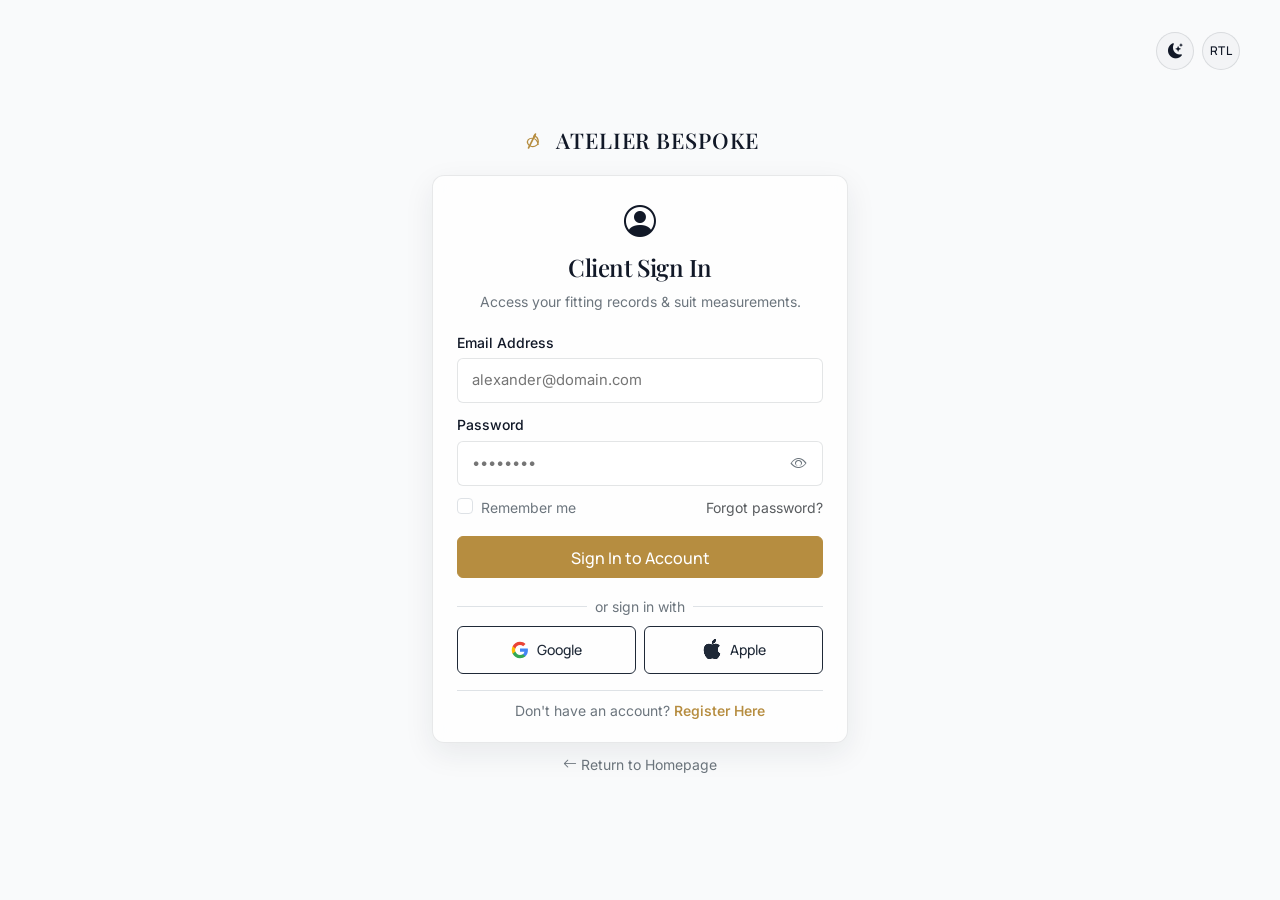
<file: login.html>
<!DOCTYPE html>
<html lang="en">

<head>
  <meta charset="UTF-8">
  <meta name="viewport" content="width=device-width, initial-scale=1.0">
  <meta name="description"
    content="Client Portal Login — Access your measurement profile, order status, and fitting appointments.">
  <meta name="keywords" content="tailor client login, bespoke profile login, measurement record login">
  <title>Client Portal Login | Atelier Bespoke</title>

  <!-- Google Fonts & Icons -->
  <link rel="stylesheet" href="https://cdn.jsdelivr.net/npm/bootstrap-icons@1.11.3/font/bootstrap-icons.min.css">

  <!-- CSS Stylesheets -->
  <link rel="stylesheet" href="assets/css/bootstrap.min.css">
  <link rel="stylesheet" href="assets/css/style.css">
  <link rel="stylesheet" href="assets/css/dark.css">
  <link rel="stylesheet" href="assets/css/animations.css">
  <link rel="icon" type="image/svg+xml" href="assets/images/favicon.svg">
</head>

<body class="bg-main auth-page-body">

  <div class="container my-auto">
    <!-- Floating Utility Controls -->
    <div class="position-absolute top-0 end-0 p-3 d-flex gap-2 auth-utility-controls">
      <button class="theme-toggle-btn" id="themeToggleBtn" aria-label="Toggle Light Dark Theme">
        <i class="bi bi-moon-stars-fill"></i>
      </button>
      <button class="rtl-toggle-btn" id="rtlToggleBtn" aria-label="Toggle RTL Layout"
        title="Switch to RTL Layout">RTL</button>
    </div>

    <!-- Centered Brand Logo at Top -->
    <div class="text-center mb-3">
      <a class="navbar-brand-logo justify-content-center" href="index.html">
        <svg class="accent-needle color-accent me-1" viewBox="0 0 32 32" width="22" height="22" fill="none" stroke="currentColor" stroke-width="2" stroke-linecap="round" stroke-linejoin="round" style="vertical-align: middle;">
          <path d="M 11 26 L 21 6" stroke-width="2.5" />
          <ellipse cx="19.5" cy="9" rx="0.6" ry="1.8" transform="rotate(27 19.5 9)" fill="currentColor"/>
          <path d="M 19.5 9 C 25 10, 27 18, 23 22 C 18 26, 12 24, 10 20 C 8 16, 11 12, 16 12 C 21 12, 24 16, 25 21" stroke-width="1.8"/>
        </svg> Atelier Bespoke
      </a>
    </div>

    <!-- Centered Login Box -->
    <div class="row justify-content-center">
      <div class="col-11 col-sm-9 col-md-7 col-lg-5 col-xl-4 auth-card-wrapper">
        <div class="glass-card p-3 p-md-4">
          <div class="text-center mb-3">
            <i class="bi bi-person-circle color-accent fs-2"></i>
            <h2 class="fw-bold mt-1 h4">Client Sign In</h2>
            <p class="small text-secondary mb-0">Access your fitting records & suit measurements.</p>
          </div>

          <form
            onsubmit="event.preventDefault(); alert('Signed in successfully! (UI Only)'); window.location.href='index.html';">
            <div class="mb-2">
              <label class="form-label fw-semibold small mb-1">Email Address</label>
              <input type="email" class="form-control-tailor" placeholder="alexander@domain.com" required>
            </div>

            <div class="mb-2">
              <label class="form-label fw-semibold small mb-1">Password</label>
              <div class="position-relative">
                <input type="password" id="loginPassword" class="form-control-tailor pe-5" placeholder="••••••••" required>
                <button type="button" class="position-absolute end-0 top-50 translate-middle-y border-0 bg-transparent pe-3 text-secondary" id="togglePasswordBtn" onclick="togglePasswordVisibility('loginPassword', 'togglePasswordIcon')" style="z-index: 10;">
                  <i class="bi bi-eye" id="togglePasswordIcon"></i>
                </button>
              </div>
            </div>

            <div class="d-flex justify-content-between align-items-center mb-3 mt-1">
              <div class="form-check mb-0">
                <input class="form-check-input" type="checkbox" id="rememberMe">
                <label class="form-check-label small text-secondary" for="rememberMe">
                  Remember me
                </label>
              </div>
              <a href="#" class="small text-muted">Forgot password?</a>
            </div>

            <button type="submit" class="btn btn-tailor-gold w-100 mb-2 py-2">Sign In to Account</button>
          </form>

          <div class="d-flex align-items-center my-2">
            <div class="border-bottom w-100"></div>
            <span class="px-2 small text-secondary text-nowrap">or sign in with</span>
            <div class="border-bottom w-100"></div>
          </div>

          <!-- Social Login Buttons (Google & Apple) -->
          <div class="d-flex gap-2 mb-2">
            <button type="button" onclick="alert('Google Sign-In (UI Only)');"
              class="btn btn-tailor-outline w-50 d-inline-flex align-items-center justify-content-center gap-2 py-2">
              <svg width="18" height="18" viewBox="0 0 24 24">
                <path fill="#4285F4"
                  d="M22.56 12.25c0-.78-.07-1.53-.2-2.25H12v4.26h5.92c-.26 1.37-1.04 2.53-2.21 3.31v2.77h3.57c2.08-1.92 3.28-4.74 3.28-8.09z" />
                <path fill="#34A853"
                  d="M12 23c2.97 0 5.46-.98 7.28-2.66l-3.57-2.77c-.98.66-2.23 1.06-3.71 1.06-2.86 0-5.29-1.93-6.16-4.53H2.18v2.84C3.99 20.53 7.7 23 12 23z" />
                <path fill="#FBBC05"
                  d="M5.84 14.09c-.22-.66-.35-1.36-.35-2.09s.13-1.43.35-2.09V7.06H2.18C1.43 8.55 1 10.22 1 12s.43 3.45 1.18 4.94l2.85-2.22.81-.63z" />
                <path fill="#EA4335"
                  d="M12 5.38c1.62 0 3.06.56 4.21 1.64l3.15-3.15C17.45 2.09 14.97 1 12 1 7.7 1 3.99 3.47 2.18 7.06l3.66 2.84c.87-2.6 3.3-4.52 6.16-4.52z" />
              </svg>
              <span class="small">Google</span>
            </button>

            <button type="button" onclick="alert('Apple Sign-In (UI Only)');"
              class="btn btn-tailor-outline w-50 d-inline-flex align-items-center justify-content-center gap-2 py-2">
              <i class="bi bi-apple fs-5"></i>
              <span class="small">Apple</span>
            </button>
          </div>

          <div class="text-center mt-3 pt-2 border-top">
            <p class="small text-secondary mb-0">Don't have an account? <a href="signup.html"
                class="fw-bold color-accent">Register Here</a></p>
          </div>
        </div>

        <div class="text-center mt-2">
          <a href="index.html" class="small text-secondary"><i class="bi bi-arrow-left me-1"></i>Return to Homepage</a>
        </div>
      </div>
    </div>
  </div>

  <!-- JS Libraries -->
  <script src="https://cdn.jsdelivr.net/npm/bootstrap@5.3.3/dist/js/bootstrap.bundle.min.js"></script>
  <script src="assets/js/theme-toggle.js"></script>
  <script src="assets/js/main.js"></script>
  <script>
    function togglePasswordVisibility(inputId, iconId) {
      const passwordInput = document.getElementById(inputId);
      const toggleIcon = document.getElementById(iconId);
      if (passwordInput && toggleIcon) {
        if (passwordInput.type === 'password') {
          passwordInput.type = 'text';
          toggleIcon.classList.remove('bi-eye');
          toggleIcon.classList.add('bi-eye-slash');
        } else {
          passwordInput.type = 'password';
          toggleIcon.classList.remove('bi-eye-slash');
          toggleIcon.classList.add('bi-eye');
        }
      }
    }
  </script>
</body>

</html>
</file>
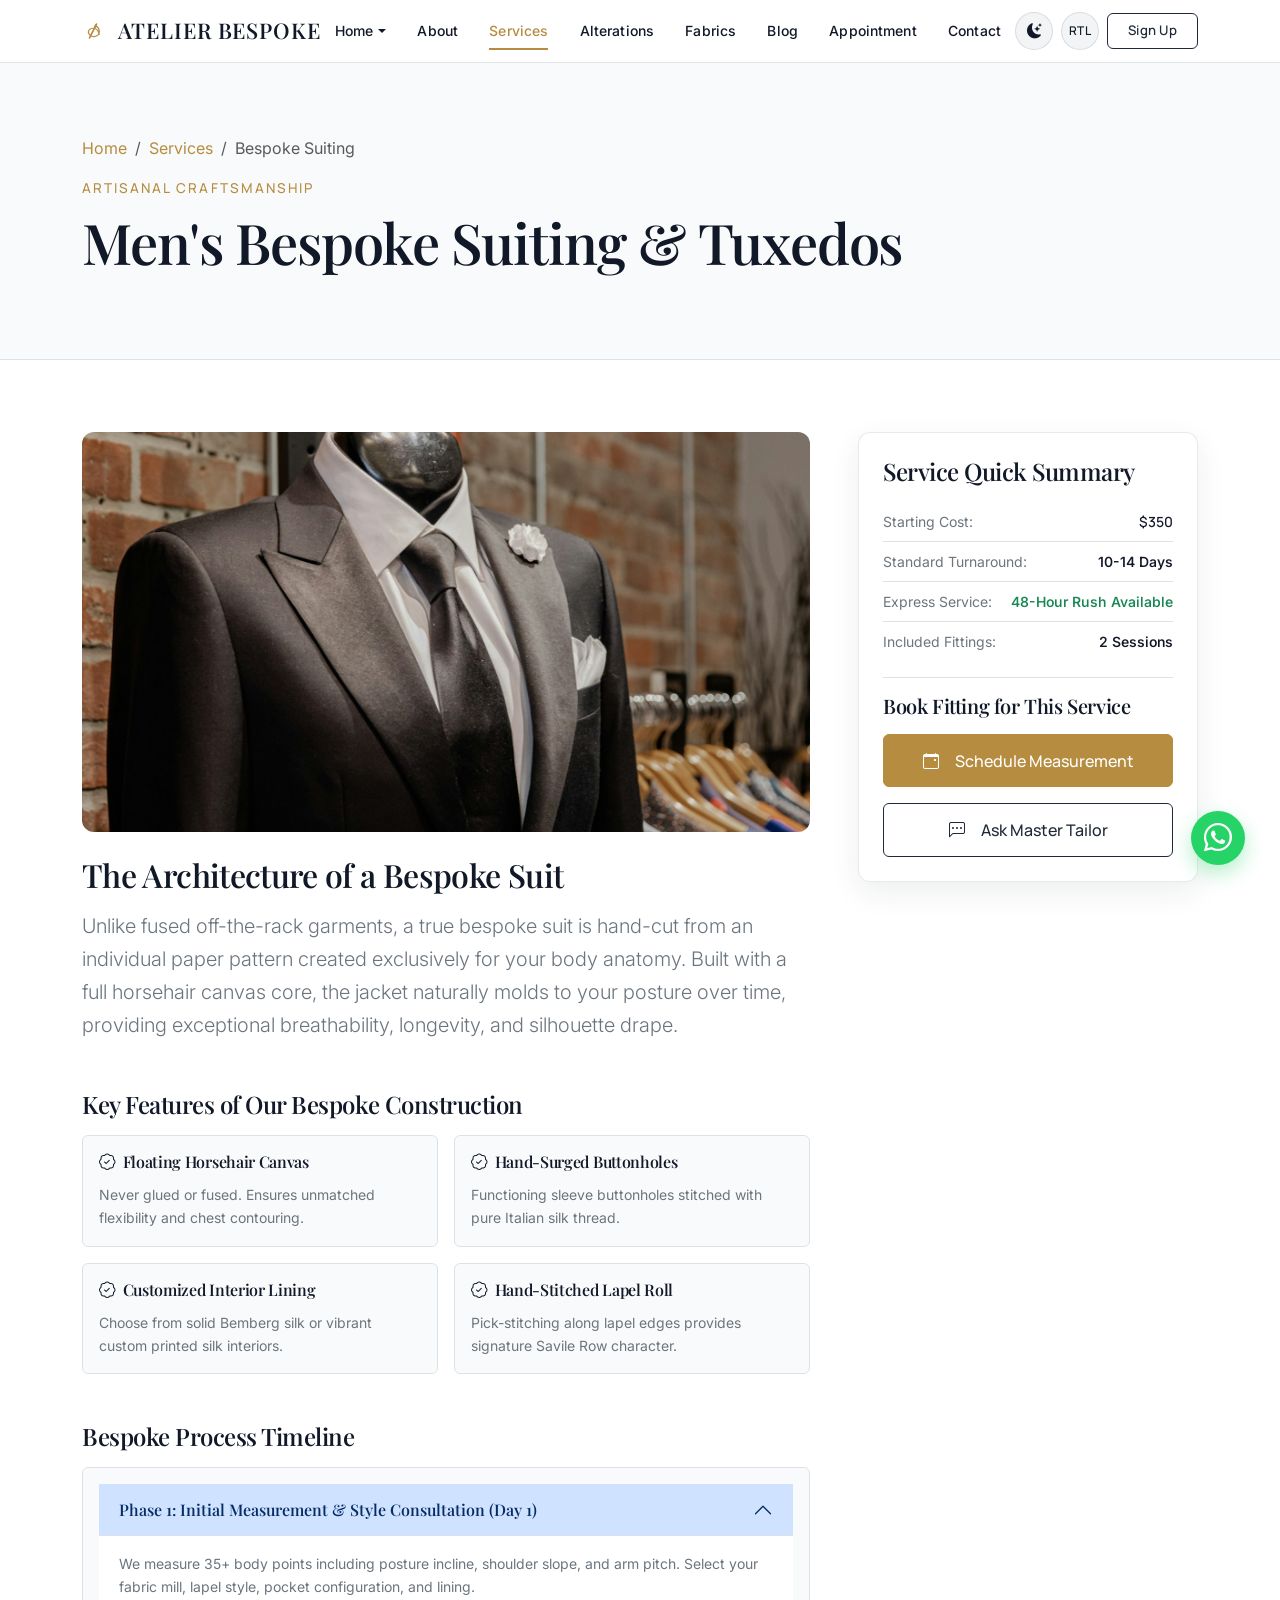
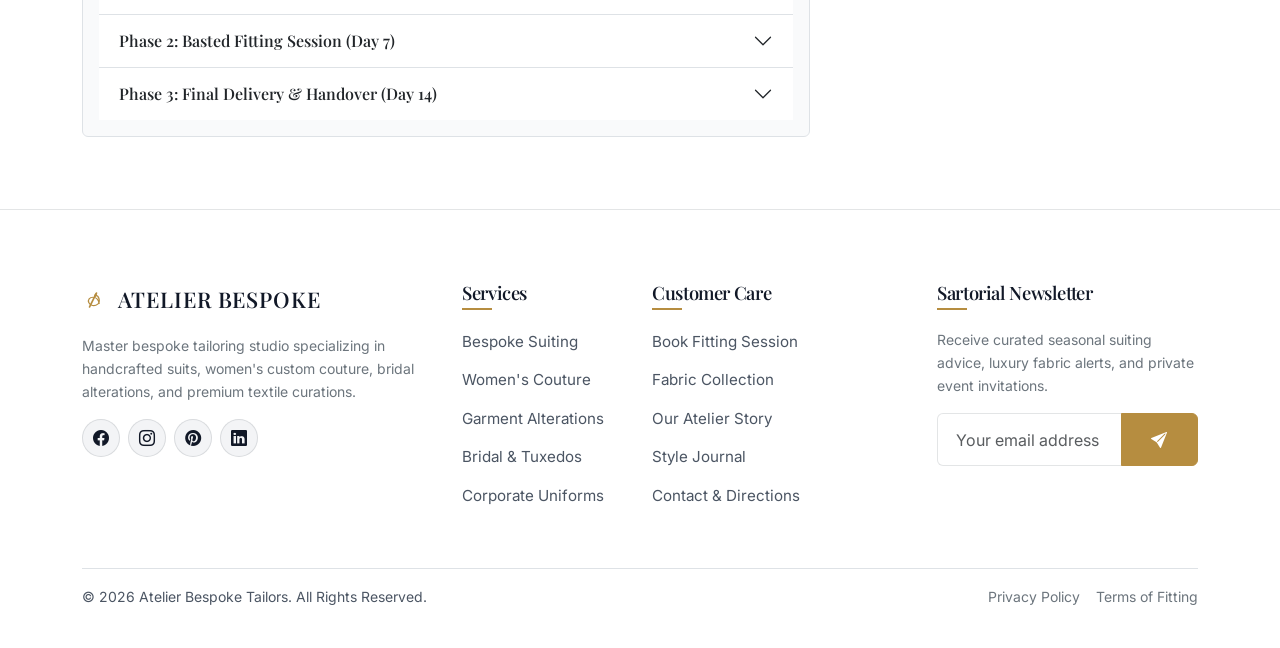
<file: service-details.html>
<!DOCTYPE html>
<html lang="en">
<head>
  <meta charset="UTF-8">
  <meta name="viewport" content="width=device-width, initial-scale=1.0">
  <meta name="description" content="Custom Suits & Bespoke Suiting Details — Explore our handcrafted canvas construction, fitting process, and luxury fabric selections.">
  <meta name="keywords" content="bespoke suit fitting process, floating canvas suit, Italian wool tailoring, custom tuxedo fitting">
  <title>Bespoke Suiting Details | Atelier Bespoke</title>

  <!-- Google Fonts & Icons -->
  <link rel="stylesheet" href="https://cdn.jsdelivr.net/npm/bootstrap-icons@1.11.3/font/bootstrap-icons.min.css">
  
  <!-- CSS Stylesheets -->
  <link rel="stylesheet" href="assets/css/bootstrap.min.css">
  <link rel="stylesheet" href="assets/css/style.css">
  <link rel="stylesheet" href="assets/css/dark.css">
  <link rel="stylesheet" href="assets/css/animations.css">
  <link rel="icon" type="image/svg+xml" href="assets/images/favicon.svg">
</head>
<body>

  <!-- Navigation Bar -->
  <nav class="navbar navbar-expand-xl navbar-tailor">
    <div class="container">
      <a class="navbar-brand-logo" href="index.html">
        <svg class="accent-needle color-accent me-1" viewBox="0 0 32 32" width="22" height="22" fill="none" stroke="currentColor" stroke-width="2" stroke-linecap="round" stroke-linejoin="round" style="vertical-align: middle;">
          <path d="M 11 26 L 21 6" stroke-width="2.5" />
          <ellipse cx="19.5" cy="9" rx="0.6" ry="1.8" transform="rotate(27 19.5 9)" fill="currentColor"/>
          <path d="M 19.5 9 C 25 10, 27 18, 23 22 C 18 26, 12 24, 10 20 C 8 16, 11 12, 16 12 C 21 12, 24 16, 25 21" stroke-width="1.8"/>
        </svg> Atelier Bespoke
      </a>
      <button class="navbar-toggler" type="button" data-bs-toggle="collapse" data-bs-target="#navbarMain" aria-controls="navbarMain" aria-expanded="false" aria-label="Toggle navigation">
        <span class="navbar-toggler-icon"></span>
      </button>

      <div class="collapse navbar-collapse" id="navbarMain">
        <ul class="navbar-menu navbar-nav mx-auto">
          <li class="nav-item dropdown">
            <a class="nav-link dropdown-toggle" href="#" role="button" data-bs-toggle="dropdown" aria-expanded="false">Home</a>
            <ul class="dropdown-menu dropdown-menu-tailor">
              <li><a class="dropdown-item" href="index.html">Home 1 — Editorial Bespoke</a></li>
              <li><a class="dropdown-item" href="home-2.html">Home 2 — Atelier Studio</a></li>
            </ul>
          </li>
          <li class="nav-item"><a class="nav-link" href="about.html">About</a></li>
          <li class="nav-item"><a class="nav-link active" href="services.html">Services</a></li>
          <li class="nav-item"><a class="nav-link" href="alterations.html">Alterations</a></li>
          <li class="nav-item"><a class="nav-link" href="fabric-collection.html">Fabrics</a></li>
          <li class="nav-item"><a class="nav-link" href="blog.html">Blog</a></li>
          <li class="nav-item"><a class="nav-link" href="appointment.html">Appointment</a></li>
          <li class="nav-item"><a class="nav-link" href="contact.html">Contact</a></li>
        </ul>

        <div class="d-flex align-items-center gap-2">
          <button class="theme-toggle-btn" id="themeToggleBtn" aria-label="Toggle Light Dark Theme">
            <i class="bi bi-moon-stars-fill"></i>
          </button>
          <button class="rtl-toggle-btn" id="rtlToggleBtn" aria-label="Toggle RTL Layout" title="Switch to RTL Layout">RTL</button>
          <a href="signup.html" class="btn btn-sm btn-tailor-outline">Sign Up</a>
          
        </div>
      </div>
    </div>
  </nav>

  <!-- Service Header -->
  <section class="py-5 bg-main border-bottom">
    <div class="container py-4">
      <nav aria-label="breadcrumb">
        <ol class="breadcrumb">
          <li class="breadcrumb-item"><a href="index.html">Home</a></li>
          <li class="breadcrumb-item"><a href="services.html">Services</a></li>
          <li class="breadcrumb-item active" aria-current="page">Bespoke Suiting</li>
        </ol>
      </nav>
      <span class="section-subtitle">Artisanal Craftsmanship</span>
      <h1 class="display-4 fw-bold">Men's Bespoke Suiting & Tuxedos</h1>
    </div>
  </section>

  <!-- Service Main Content -->
  <section class="py-5 bg-surface">
    <div class="container py-4">
      <div class="row g-5">
        <!-- Main Content Area -->
        <div class="col-lg-8 fade-up">
          <div class="img-zoom-wrapper mb-4" style="height: 400px;">
            <img src="assets/images/hero/hero-1.jpg" class="w-100 h-100 object-fit-cover" alt="Bespoke Suit Fitting">
          </div>

          <h2 class="fw-bold mb-3">The Architecture of a Bespoke Suit</h2>
          <p class="lead text-secondary">Unlike fused off-the-rack garments, a true bespoke suit is hand-cut from an individual paper pattern created exclusively for your body anatomy. Built with a full horsehair canvas core, the jacket naturally molds to your posture over time, providing exceptional breathability, longevity, and silhouette drape.</p>

          <h4 class="fw-bold mt-5 mb-3">Key Features of Our Bespoke Construction</h4>
          <div class="row g-3 mb-4">
            <div class="col-md-6">
              <div class="p-3 bg-main rounded border">
                <h6 class="fw-bold color-accent"><i class="bi bi-patch-check me-2"></i>Floating Horsehair Canvas</h6>
                <p class="small text-secondary mb-0">Never glued or fused. Ensures unmatched flexibility and chest contouring.</p>
              </div>
            </div>
            <div class="col-md-6">
              <div class="p-3 bg-main rounded border">
                <h6 class="fw-bold color-accent"><i class="bi bi-patch-check me-2"></i>Hand-Surged Buttonholes</h6>
                <p class="small text-secondary mb-0">Functioning sleeve buttonholes stitched with pure Italian silk thread.</p>
              </div>
            </div>
            <div class="col-md-6">
              <div class="p-3 bg-main rounded border">
                <h6 class="fw-bold color-accent"><i class="bi bi-patch-check me-2"></i>Customized Interior Lining</h6>
                <p class="small text-secondary mb-0">Choose from solid Bemberg silk or vibrant custom printed silk interiors.</p>
              </div>
            </div>
            <div class="col-md-6">
              <div class="p-3 bg-main rounded border">
                <h6 class="fw-bold color-accent"><i class="bi bi-patch-check me-2"></i>Hand-Stitched Lapel Roll</h6>
                <p class="small text-secondary mb-0">Pick-stitching along lapel edges provides signature Savile Row character.</p>
              </div>
            </div>
          </div>

          <h4 class="fw-bold mt-5 mb-3">Bespoke Process Timeline</h4>
          <div class="accordion accordion-flush border rounded p-3 bg-main" id="accordionTimeline">
            <div class="accordion-item">
              <h2 class="accordion-header" id="headingOne">
                <button class="accordion-button fw-bold" type="button" data-bs-toggle="collapse" data-bs-target="#collapseOne" aria-expanded="true" aria-controls="collapseOne">
                  Phase 1: Initial Measurement & Style Consultation (Day 1)
                </button>
              </h2>
              <div id="collapseOne" class="accordion-collapse collapse show" aria-labelledby="headingOne" data-bs-parent="#accordionTimeline">
                <div class="accordion-body small text-secondary">
                  We measure 35+ body points including posture incline, shoulder slope, and arm pitch. Select your fabric mill, lapel style, pocket configuration, and lining.
                </div>
              </div>
            </div>
            <div class="accordion-item">
              <h2 class="accordion-header" id="headingTwo">
                <button class="accordion-button collapsed fw-bold" type="button" data-bs-toggle="collapse" data-bs-target="#collapseTwo" aria-expanded="false" aria-controls="collapseTwo">
                  Phase 2: Basted Fitting Session (Day 7)
                </button>
              </h2>
              <div id="collapseTwo" class="accordion-collapse collapse" aria-labelledby="headingTwo" data-bs-parent="#accordionTimeline">
                <div class="accordion-body small text-secondary">
                  Try on the raw basted garment — assembled with temporary white thread without collar or lining — allowing the master cutter to refine waist compression and armhole height.
                </div>
              </div>
            </div>
            <div class="accordion-item">
              <h2 class="accordion-header" id="headingThree">
                <button class="accordion-button collapsed fw-bold" type="button" data-bs-toggle="collapse" data-bs-target="#collapseThree" aria-expanded="false" aria-controls="collapseThree">
                  Phase 3: Final Delivery & Handover (Day 14)
                </button>
              </h2>
              <div id="collapseThree" class="accordion-collapse collapse" aria-labelledby="headingThree" data-bs-parent="#accordionTimeline">
                <div class="accordion-body small text-secondary">
                  Final fitting verification. Garment is hand-pressed, steamed, and packaged in a complimentary breathable wooden hanger & garment travel case.
                </div>
              </div>
            </div>
          </div>
        </div>

        <!-- Sidebar Widget Area -->
        <div class="col-lg-4 fade-up">
          <div class="glass-card p-4 sticky-top" style="top: 100px;">
            <h4 class="fw-bold mb-3">Service Quick Summary</h4>
            <ul class="list-unstyled small border-bottom pb-3 mb-3">
              <li class="d-flex justify-content-between py-2 border-bottom">
                <span class="text-secondary">Starting Cost:</span>
                <span class="fw-bold color-accent font-accent">$350</span>
              </li>
              <li class="d-flex justify-content-between py-2 border-bottom">
                <span class="text-secondary">Standard Turnaround:</span>
                <span class="fw-bold">10-14 Days</span>
              </li>
              <li class="d-flex justify-content-between py-2 border-bottom">
                <span class="text-secondary">Express Service:</span>
                <span class="fw-bold text-success">48-Hour Rush Available</span>
              </li>
              <li class="d-flex justify-content-between py-2">
                <span class="text-secondary">Included Fittings:</span>
                <span class="fw-bold">2 Sessions</span>
              </li>
            </ul>

            <h5 class="fw-bold mb-3">Book Fitting for This Service</h5>
            <a href="appointment.html" class="btn btn-tailor-gold w-100 mb-3"><i class="bi bi-calendar-event me-2"></i>Schedule Measurement</a>
            <a href="contact.html" class="btn btn-tailor-outline w-100"><i class="bi bi-chat-left-dots me-2"></i>Ask Master Tailor</a>
          </div>
        </div>
      </div>
    </div>
  </section>

  <!-- Global Footer -->
  <footer class="footer-tailor">
    <div class="container">
      <div class="row g-4 mb-5">
        <div class="col-lg-4 col-md-6">
          <a class="navbar-brand-logo mb-3" href="index.html">
            <svg class="accent-needle color-accent me-1" viewBox="0 0 32 32" width="22" height="22" fill="none" stroke="currentColor" stroke-width="2" stroke-linecap="round" stroke-linejoin="round" style="vertical-align: middle;">
              <path d="M 11 26 L 21 6" stroke-width="2.5" />
              <ellipse cx="19.5" cy="9" rx="0.6" ry="1.8" transform="rotate(27 19.5 9)" fill="currentColor"/>
              <path d="M 19.5 9 C 25 10, 27 18, 23 22 C 18 26, 12 24, 10 20 C 8 16, 11 12, 16 12 C 21 12, 24 16, 25 21" stroke-width="1.8"/>
            </svg> Atelier Bespoke
          </a>
          <p class="small text-secondary">Master bespoke tailoring studio specializing in handcrafted suits, women's custom couture, bridal alterations, and premium textile curations.</p>
          <div class="d-flex gap-2 mt-3">
            <a href="#" class="social-icon-btn" aria-label="Facebook"><i class="bi bi-facebook"></i></a>
            <a href="#" class="social-icon-btn" aria-label="Instagram"><i class="bi bi-instagram"></i></a>
            <a href="#" class="social-icon-btn" aria-label="Pinterest"><i class="bi bi-pinterest"></i></a>
            <a href="#" class="social-icon-btn" aria-label="LinkedIn"><i class="bi bi-linkedin"></i></a>
          </div>
        </div>
        <div class="col-lg-2 col-md-6">
          <h5>Services</h5>
          <ul class="footer-links">
            <li><a href="services.html">Bespoke Suiting</a></li>
            <li><a href="services.html">Women's Couture</a></li>
            <li><a href="alterations.html">Garment Alterations</a></li>
            <li><a href="services.html">Bridal & Tuxedos</a></li>
            <li><a href="services.html">Corporate Uniforms</a></li>
          </ul>
        </div>
        <div class="col-lg-3 col-md-6">
          <h5>Customer Care</h5>
          <ul class="footer-links">
            <li><a href="appointment.html">Book Fitting Session</a></li>
            <li><a href="fabric-collection.html">Fabric Collection</a></li>
            <li><a href="about.html">Our Atelier Story</a></li>
            <li><a href="blog.html">Style Journal</a></li>
            <li><a href="contact.html">Contact & Directions</a></li>
          </ul>
        </div>
        <div class="col-lg-3 col-md-6">
          <h5>Sartorial Newsletter</h5>
          <p class="small text-secondary">Receive curated seasonal suiting advice, luxury fabric alerts, and private event invitations.</p>
          <form id="newsletterForm" class="mt-3">
            <div class="input-group">
              <input type="email" class="form-control form-control-tailor" placeholder="Your email address" required>
              <button class="btn btn-tailor-gold" type="submit"><i class="bi bi-send-fill"></i></button>
            </div>
          </form>
        </div>
      </div>

      <div class="border-top pt-3 d-flex flex-wrap justify-content-between align-items-center small text-secondary">
        <p class="mb-0">&copy; 2026 Atelier Bespoke Tailors. All Rights Reserved.</p>
        <div class="d-flex gap-3">
          <a href="#" class="text-secondary">Privacy Policy</a>
          <a href="#" class="text-secondary">Terms of Fitting</a>
        </div>
      </div>
    </div>
  </footer>

  <!-- WhatsApp Floating Button -->
  <a href="https://wa.me/15550192834" target="_blank" class="whatsapp-float" aria-label="Chat on WhatsApp">
    <i class="bi bi-whatsapp"></i>
  </a>

  <!-- JS Libraries -->
  <script src="https://cdn.jsdelivr.net/npm/bootstrap@5.3.3/dist/js/bootstrap.bundle.min.js"></script>
  <script src="https://cdnjs.cloudflare.com/ajax/libs/gsap/3.12.5/gsap.min.js"></script>
  <script src="assets/js/theme-toggle.js"></script>
  <script src="assets/js/animations.js"></script>
  <script src="assets/js/main.js"></script>
</body>
</html>
</file>
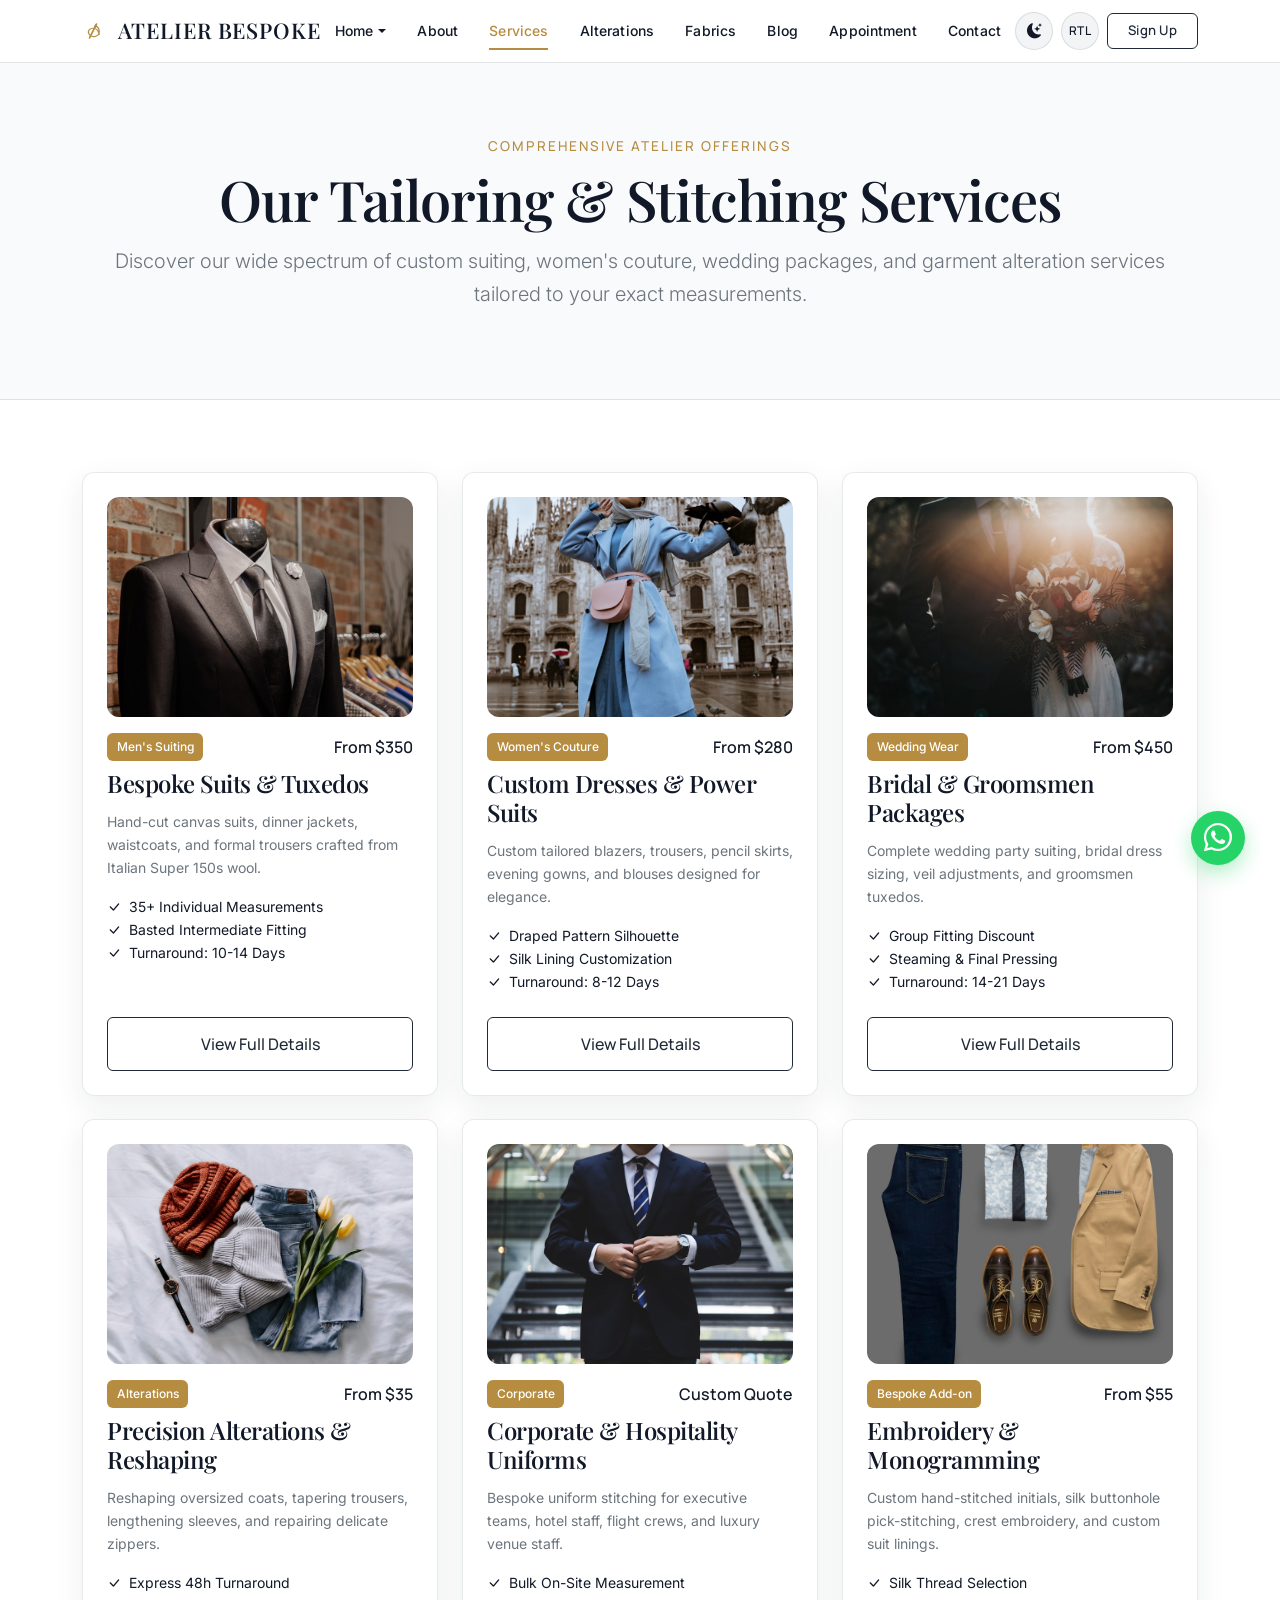
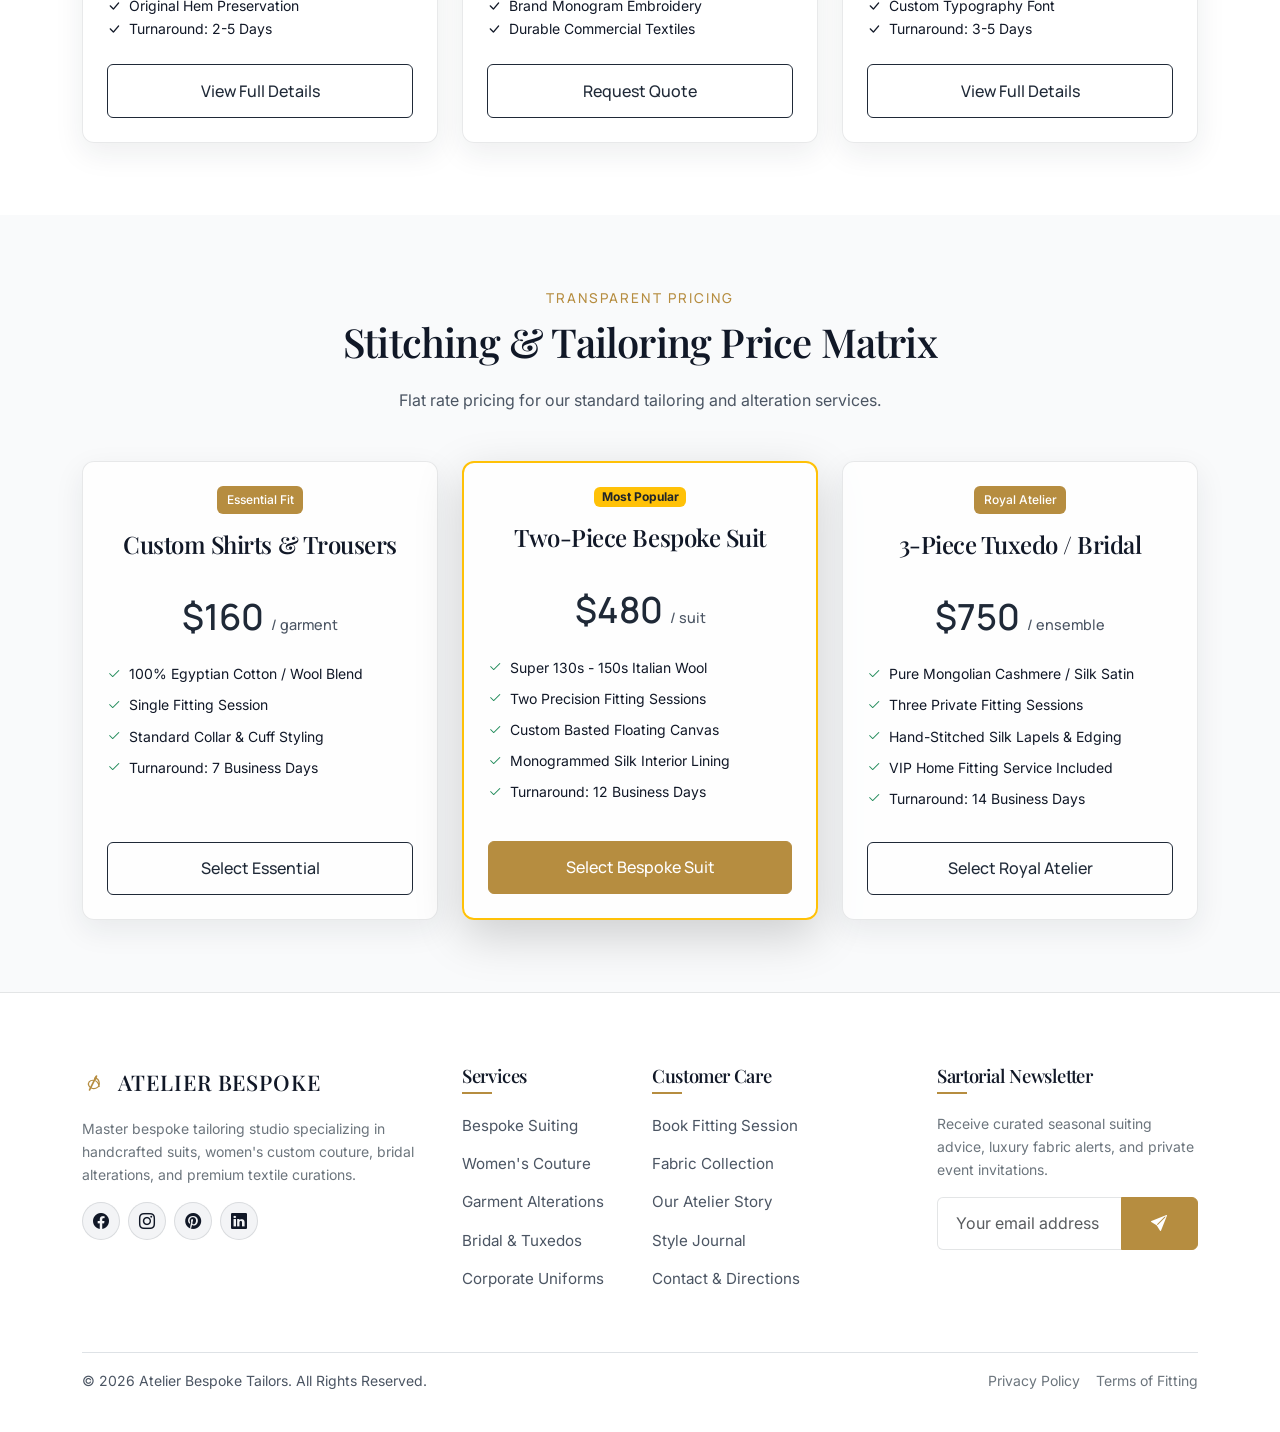
<file: services.html>
<!DOCTYPE html>
<html lang="en">

<head>
  <meta charset="UTF-8">
  <meta name="viewport" content="width=device-width, initial-scale=1.0">
  <meta name="description"
    content="Custom Tailoring & Stitching Services — Men's suiting, women's dresses, bridal wear, corporate uniforms, and precision alterations.">
  <meta name="keywords"
    content="tailoring services, custom stitching prices, men suit stitching, dress tailoring, suit alteration cost">
  <title>Services & Pricing | Atelier Bespoke Tailors</title>

  <!-- Google Fonts & Icons -->
  <link rel="stylesheet" href="https://cdn.jsdelivr.net/npm/bootstrap-icons@1.11.3/font/bootstrap-icons.min.css">

  <!-- CSS Stylesheets -->
  <link rel="stylesheet" href="assets/css/bootstrap.min.css">
  <link rel="stylesheet" href="assets/css/style.css">
  <link rel="stylesheet" href="assets/css/dark.css">
  <link rel="stylesheet" href="assets/css/animations.css">
  <link rel="icon" type="image/svg+xml" href="assets/images/favicon.svg">
</head>

<body>

  <!-- Navigation Bar -->
  <nav class="navbar navbar-expand-xl navbar-tailor">
    <div class="container">
      <a class="navbar-brand-logo" href="index.html">
        <svg class="accent-needle color-accent me-1" viewBox="0 0 32 32" width="22" height="22" fill="none" stroke="currentColor" stroke-width="2" stroke-linecap="round" stroke-linejoin="round" style="vertical-align: middle;">
          <path d="M 11 26 L 21 6" stroke-width="2.5" />
          <ellipse cx="19.5" cy="9" rx="0.6" ry="1.8" transform="rotate(27 19.5 9)" fill="currentColor"/>
          <path d="M 19.5 9 C 25 10, 27 18, 23 22 C 18 26, 12 24, 10 20 C 8 16, 11 12, 16 12 C 21 12, 24 16, 25 21" stroke-width="1.8"/>
        </svg> Atelier Bespoke
      </a>
      <button class="navbar-toggler" type="button" data-bs-toggle="collapse" data-bs-target="#navbarMain"
        aria-controls="navbarMain" aria-expanded="false" aria-label="Toggle navigation">
        <span class="navbar-toggler-icon"></span>
      </button>

      <div class="collapse navbar-collapse" id="navbarMain">
        <ul class="navbar-menu navbar-nav mx-auto">
          <li class="nav-item dropdown">
            <a class="nav-link dropdown-toggle" href="#" role="button" data-bs-toggle="dropdown"
              aria-expanded="false">Home</a>
            <ul class="dropdown-menu dropdown-menu-tailor">
              <li><a class="dropdown-item" href="index.html">Home 1 — Editorial Bespoke</a></li>
              <li><a class="dropdown-item" href="home-2.html">Home 2 — Atelier Studio</a></li>
            </ul>
          </li>
          <li class="nav-item"><a class="nav-link" href="about.html">About</a></li>
          <li class="nav-item"><a class="nav-link active" href="services.html">Services</a></li>
          <li class="nav-item"><a class="nav-link" href="alterations.html">Alterations</a></li>
          <li class="nav-item"><a class="nav-link" href="fabric-collection.html">Fabrics</a></li>
          <li class="nav-item"><a class="nav-link" href="blog.html">Blog</a></li>
          <li class="nav-item"><a class="nav-link" href="appointment.html">Appointment</a></li>
          <li class="nav-item"><a class="nav-link" href="contact.html">Contact</a></li>
        </ul>

        <div class="d-flex align-items-center gap-2">
          <button class="theme-toggle-btn" id="themeToggleBtn" aria-label="Toggle Light Dark Theme">
            <i class="bi bi-moon-stars-fill"></i>
          </button>
          <button class="rtl-toggle-btn" id="rtlToggleBtn" aria-label="Toggle RTL Layout" title="Switch to RTL Layout">RTL</button>
          <a href="signup.html" class="btn btn-sm btn-tailor-outline">Sign Up</a>
          
        </div>
      </div>
    </div>
  </nav>

  <!-- Header Banner -->
  <section class="py-5 bg-main border-bottom">
    <div class="container py-4 text-center">
      <span class="section-subtitle">Comprehensive Atelier Offerings</span>
      <h1 class="display-4 fw-bold">Our Tailoring & Stitching Services</h1>
      <p class="lead max-w-700 mx-auto text-secondary">Discover our wide spectrum of custom suiting, women's couture,
        wedding packages, and garment alteration services tailored to your exact measurements.</p>
    </div>
  </section>

  <!-- Detailed Service Cards Grid -->
  <section class="py-5 bg-surface">
    <div class="container py-4">
      <div class="row g-4">
        <!-- Service Item 1 -->
        <div class="col-md-6 col-lg-4 fade-up">
          <div class="glass-service-card h-100 p-4 d-flex flex-column">
            <div class="img-zoom-wrapper mb-3" style="height: 220px;">
              <img src="assets/images/tailoring/suit-measuring.jpg" alt="Men's Bespoke Suiting">
            </div>
            <div class="d-flex justify-content-between align-items-center mb-2">
              <span class="badge-gold">Men's Suiting</span>
              <span class="fw-bold color-accent font-accent">From $350</span>
            </div>
            <h4 class="fw-bold">Bespoke Suits & Tuxedos</h4>
            <p class="small text-secondary">Hand-cut canvas suits, dinner jackets, waistcoats, and formal trousers
              crafted from Italian Super 150s wool.</p>
            <ul class="list-unstyled small mb-4">
              <li><i class="bi bi-check-lg color-accent me-2"></i>35+ Individual Measurements</li>
              <li><i class="bi bi-check-lg color-accent me-2"></i>Basted Intermediate Fitting</li>
              <li><i class="bi bi-check-lg color-accent me-2"></i>Turnaround: 10-14 Days</li>
            </ul>
            <a href="service-details.html" class="mt-auto btn btn-tailor-outline w-100">View Full Details</a>
          </div>
        </div>

        <!-- Service Item 2 -->
        <div class="col-md-6 col-lg-4 fade-up">
          <div class="glass-service-card h-100 p-4 d-flex flex-column">
            <div class="img-zoom-wrapper mb-3" style="height: 220px;">
              <img src="assets/images/tailoring/women-couture.jpg" alt="Women's Custom Dress & Suit Stitching">
            </div>
            <div class="d-flex justify-content-between align-items-center mb-2">
              <span class="badge-gold">Women's Couture</span>
              <span class="fw-bold color-accent font-accent">From $280</span>
            </div>
            <h4 class="fw-bold">Custom Dresses & Power Suits</h4>
            <p class="small text-secondary">Custom tailored blazers, trousers, pencil skirts, evening gowns, and
              blouses designed for elegance.</p>
            <ul class="list-unstyled small mb-4">
              <li><i class="bi bi-check-lg color-accent me-2"></i>Draped Pattern Silhouette</li>
              <li><i class="bi bi-check-lg color-accent me-2"></i>Silk Lining Customization</li>
              <li><i class="bi bi-check-lg color-accent me-2"></i>Turnaround: 8-12 Days</li>
            </ul>
            <a href="service-details.html" class="mt-auto btn btn-tailor-outline w-100">View Full Details</a>
          </div>
        </div>

        <!-- Service Item 3 -->
        <div class="col-md-6 col-lg-4 fade-up">
          <div class="glass-service-card h-100 p-4 d-flex flex-column">
            <div class="img-zoom-wrapper mb-3" style="height: 220px;">
              <img src="assets/images/tailoring/bridal-fitting.jpg" alt="Bridal & Wedding Wear Stitching">
            </div>
            <div class="d-flex justify-content-between align-items-center mb-2">
              <span class="badge-gold">Wedding Wear</span>
              <span class="fw-bold color-accent font-accent">From $450</span>
            </div>
            <h4 class="fw-bold">Bridal & Groomsmen Packages</h4>
            <p class="small text-secondary">Complete wedding party suiting, bridal dress sizing, veil adjustments, and
              groomsmen tuxedos.</p>
            <ul class="list-unstyled small mb-4">
              <li><i class="bi bi-check-lg color-accent me-2"></i>Group Fitting Discount</li>
              <li><i class="bi bi-check-lg color-accent me-2"></i>Steaming & Final Pressing</li>
              <li><i class="bi bi-check-lg color-accent me-2"></i>Turnaround: 14-21 Days</li>
            </ul>
            <a href="service-details.html" class="mt-auto btn btn-tailor-outline w-100">View Full Details</a>
          </div>
        </div>

        <!-- Service Item 4 -->
        <div class="col-md-6 col-lg-4 fade-up">
          <div class="glass-service-card h-100 p-4 d-flex flex-column">
            <div class="img-zoom-wrapper mb-3" style="height: 220px;">
              <img src="assets/images/tailoring/alteration-work.jpg" alt="Garment Repairs & Alterations">
            </div>
            <div class="d-flex justify-content-between align-items-center mb-2">
              <span class="badge-gold">Alterations</span>
              <span class="fw-bold color-accent font-accent">From $35</span>
            </div>
            <h4 class="fw-bold">Precision Alterations & Reshaping</h4>
            <p class="small text-secondary">Reshaping oversized coats, tapering trousers, lengthening sleeves, and
              repairing delicate zippers.</p>
            <ul class="list-unstyled small mb-4">
              <li><i class="bi bi-check-lg color-accent me-2"></i>Express 48h Turnaround</li>
              <li><i class="bi bi-check-lg color-accent me-2"></i>Original Hem Preservation</li>
              <li><i class="bi bi-check-lg color-accent me-2"></i>Turnaround: 2-5 Days</li>
            </ul>
            <a href="alterations.html" class="mt-auto btn btn-tailor-outline w-100">View Full Details</a>
          </div>
        </div>

        <!-- Service Item 5 -->
        <div class="col-md-6 col-lg-4 fade-up">
          <div class="glass-service-card h-100 p-4 d-flex flex-column">
            <div class="img-zoom-wrapper mb-3" style="height: 220px;">
              <img src="assets/images/tailoring/corporate-uniform.jpg" alt="Corporate Uniform Stitching">
            </div>
            <div class="d-flex justify-content-between align-items-center mb-2">
              <span class="badge-gold">Corporate</span>
              <span class="fw-bold color-accent font-accent">Custom Quote</span>
            </div>
            <h4 class="fw-bold">Corporate & Hospitality Uniforms</h4>
            <p class="small text-secondary">Bespoke uniform stitching for executive teams, hotel staff, flight crews,
              and luxury venue staff.</p>
            <ul class="list-unstyled small mb-4">
              <li><i class="bi bi-check-lg color-accent me-2"></i>Bulk On-Site Measurement</li>
              <li><i class="bi bi-check-lg color-accent me-2"></i>Brand Monogram Embroidery</li>
              <li><i class="bi bi-check-lg color-accent me-2"></i>Durable Commercial Textiles</li>
            </ul>
            <a href="contact.html" class="mt-auto btn btn-tailor-outline w-100">Request Quote</a>
          </div>
        </div>

        <!-- Service Item 6 -->
        <div class="col-md-6 col-lg-4 fade-up">
          <div class="glass-service-card h-100 p-4 d-flex flex-column">
            <div class="img-zoom-wrapper mb-3" style="height: 220px;">
              <img src="assets/images/tailoring/hand-stitching.jpg" alt="Handcrafted Details & Embroidery">
            </div>
            <div class="d-flex justify-content-between align-items-center mb-2">
              <span class="badge-gold">Bespoke Add-on</span>
              <span class="fw-bold color-accent font-accent">From $55</span>
            </div>
            <h4 class="fw-bold">Embroidery & Monogramming</h4>
            <p class="small text-secondary">Custom hand-stitched initials, silk buttonhole pick-stitching, crest
              embroidery, and custom suit linings.</p>
            <ul class="list-unstyled small mb-4">
              <li><i class="bi bi-check-lg color-accent me-2"></i>Silk Thread Selection</li>
              <li><i class="bi bi-check-lg color-accent me-2"></i>Custom Typography Font</li>
              <li><i class="bi bi-check-lg color-accent me-2"></i>Turnaround: 3-5 Days</li>
            </ul>
            <a href="service-details.html" class="mt-auto btn btn-tailor-outline w-100">View Full Details</a>
          </div>
        </div>
      </div>
    </div>
  </section>

  <!-- Pricing Comparison Tables -->
  <section class="py-5 bg-main">
    <div class="container py-4">
      <div class="text-center max-w-700 mx-auto mb-5 fade-up">
        <span class="section-subtitle">Transparent Pricing</span>
        <h2 class="section-title">Stitching & Tailoring Price Matrix</h2>
        <p>Flat rate pricing for our standard tailoring and alteration services.</p>
      </div>

      <div class="row g-4">
        <!-- Pricing Tier 1 -->
        <div class="col-md-4 fade-up">
          <div class="glass-pricing-card p-4 text-center h-100 d-flex flex-column">
            <span class="badge-gold align-self-center mb-3">Essential Fit</span>
            <h4 class="fw-bold">Custom Shirts & Trousers</h4>
            <div class="pricing-badge my-3">$160 <span>/ garment</span></div>
            <ul class="list-unstyled text-start small mb-4">
              <li class="mb-2"><i class="bi bi-check2 text-success me-2"></i>100% Egyptian Cotton / Wool Blend</li>
              <li class="mb-2"><i class="bi bi-check2 text-success me-2"></i>Single Fitting Session</li>
              <li class="mb-2"><i class="bi bi-check2 text-success me-2"></i>Standard Collar & Cuff Styling</li>
              <li class="mb-2"><i class="bi bi-check2 text-success me-2"></i>Turnaround: 7 Business Days</li>
            </ul>
            <a href="appointment.html" class="btn btn-tailor-outline mt-auto w-100">Select Essential</a>
          </div>
        </div>

        <!-- Pricing Tier 2 (Highlighted) -->
        <div class="col-md-4 fade-up">
          <div class="glass-pricing-card p-4 text-center h-100 d-flex flex-column border-warning shadow-lg"
            style="border-width: 2px;">
            <span class="badge bg-warning text-dark align-self-center mb-3">Most Popular</span>
            <h4 class="fw-bold">Two-Piece Bespoke Suit</h4>
            <div class="pricing-badge my-3 color-accent">$480 <span>/ suit</span></div>
            <ul class="list-unstyled text-start small mb-4">
              <li class="mb-2"><i class="bi bi-check2 text-success me-2"></i>Super 130s - 150s Italian Wool</li>
              <li class="mb-2"><i class="bi bi-check2 text-success me-2"></i>Two Precision Fitting Sessions</li>
              <li class="mb-2"><i class="bi bi-check2 text-success me-2"></i>Custom Basted Floating Canvas</li>
              <li class="mb-2"><i class="bi bi-check2 text-success me-2"></i>Monogrammed Silk Interior Lining</li>
              <li class="mb-2"><i class="bi bi-check2 text-success me-2"></i>Turnaround: 12 Business Days</li>
            </ul>
            <a href="appointment.html" class="btn btn-tailor-gold mt-auto w-100">Select Bespoke Suit</a>
          </div>
        </div>

        <!-- Pricing Tier 3 -->
        <div class="col-md-4 fade-up">
          <div class="glass-pricing-card p-4 text-center h-100 d-flex flex-column">
            <span class="badge-gold align-self-center mb-3">Royal Atelier</span>
            <h4 class="fw-bold">3-Piece Tuxedo / Bridal</h4>
            <div class="pricing-badge my-3">$750 <span>/ ensemble</span></div>
            <ul class="list-unstyled text-start small mb-4">
              <li class="mb-2"><i class="bi bi-check2 text-success me-2"></i>Pure Mongolian Cashmere / Silk Satin</li>
              <li class="mb-2"><i class="bi bi-check2 text-success me-2"></i>Three Private Fitting Sessions</li>
              <li class="mb-2"><i class="bi bi-check2 text-success me-2"></i>Hand-Stitched Silk Lapels & Edging</li>
              <li class="mb-2"><i class="bi bi-check2 text-success me-2"></i>VIP Home Fitting Service Included</li>
              <li class="mb-2"><i class="bi bi-check2 text-success me-2"></i>Turnaround: 14 Business Days</li>
            </ul>
            <a href="appointment.html" class="btn btn-tailor-outline mt-auto w-100">Select Royal Atelier</a>
          </div>
        </div>
      </div>
    </div>
  </section>

  <!-- Global Footer -->
  <footer class="footer-tailor">
    <div class="container">
      <div class="row g-4 mb-5">
        <div class="col-lg-4 col-md-6">
          <a class="navbar-brand-logo mb-3" href="index.html">
            <svg class="accent-needle color-accent me-1" viewBox="0 0 32 32" width="22" height="22" fill="none" stroke="currentColor" stroke-width="2" stroke-linecap="round" stroke-linejoin="round" style="vertical-align: middle;">
              <path d="M 11 26 L 21 6" stroke-width="2.5" />
              <ellipse cx="19.5" cy="9" rx="0.6" ry="1.8" transform="rotate(27 19.5 9)" fill="currentColor"/>
              <path d="M 19.5 9 C 25 10, 27 18, 23 22 C 18 26, 12 24, 10 20 C 8 16, 11 12, 16 12 C 21 12, 24 16, 25 21" stroke-width="1.8"/>
            </svg> Atelier Bespoke
          </a>
          <p class="small text-secondary">Master bespoke tailoring studio specializing in handcrafted suits, women's
            custom couture, bridal alterations, and premium textile curations.</p>
          <div class="d-flex gap-2 mt-3">
            <a href="#" class="social-icon-btn" aria-label="Facebook"><i class="bi bi-facebook"></i></a>
            <a href="#" class="social-icon-btn" aria-label="Instagram"><i class="bi bi-instagram"></i></a>
            <a href="#" class="social-icon-btn" aria-label="Pinterest"><i class="bi bi-pinterest"></i></a>
            <a href="#" class="social-icon-btn" aria-label="LinkedIn"><i class="bi bi-linkedin"></i></a>
          </div>
        </div>
        <div class="col-lg-2 col-md-6">
          <h5>Services</h5>
          <ul class="footer-links">
            <li><a href="services.html">Bespoke Suiting</a></li>
            <li><a href="services.html">Women's Couture</a></li>
            <li><a href="alterations.html">Garment Alterations</a></li>
            <li><a href="services.html">Bridal & Tuxedos</a></li>
            <li><a href="services.html">Corporate Uniforms</a></li>
          </ul>
        </div>
        <div class="col-lg-3 col-md-6">
          <h5>Customer Care</h5>
          <ul class="footer-links">
            <li><a href="appointment.html">Book Fitting Session</a></li>
            <li><a href="fabric-collection.html">Fabric Collection</a></li>
            <li><a href="about.html">Our Atelier Story</a></li>
            <li><a href="blog.html">Style Journal</a></li>
            <li><a href="contact.html">Contact & Directions</a></li>
          </ul>
        </div>
        <div class="col-lg-3 col-md-6">
          <h5>Sartorial Newsletter</h5>
          <p class="small text-secondary">Receive curated seasonal suiting advice, luxury fabric alerts, and private
            event invitations.</p>
          <form id="newsletterForm" class="mt-3">
            <div class="input-group">
              <input type="email" class="form-control form-control-tailor" placeholder="Your email address" required>
              <button class="btn btn-tailor-gold" type="submit"><i class="bi bi-send-fill"></i></button>
            </div>
          </form>
        </div>
      </div>

      <div
        class="border-top pt-3 d-flex flex-wrap justify-content-between align-items-center small text-secondary">
        <p class="mb-0">&copy; 2026 Atelier Bespoke Tailors. All Rights Reserved.</p>
        <div class="d-flex gap-3">
          <a href="#" class="text-secondary">Privacy Policy</a>
          <a href="#" class="text-secondary">Terms of Fitting</a>
        </div>
      </div>
    </div>
  </footer>

  <!-- WhatsApp Floating Button -->
  <a href="https://wa.me/15550192834" target="_blank" class="whatsapp-float" aria-label="Chat on WhatsApp">
    <i class="bi bi-whatsapp"></i>
  </a>

  <!-- JS Libraries -->
  <script src="https://cdn.jsdelivr.net/npm/bootstrap@5.3.3/dist/js/bootstrap.bundle.min.js"></script>
  <script src="https://cdnjs.cloudflare.com/ajax/libs/gsap/3.12.5/gsap.min.js"></script>
  <script src="assets/js/theme-toggle.js"></script>
  <script src="assets/js/animations.js"></script>
  <script src="assets/js/main.js"></script>
</body>

</html>
</file>
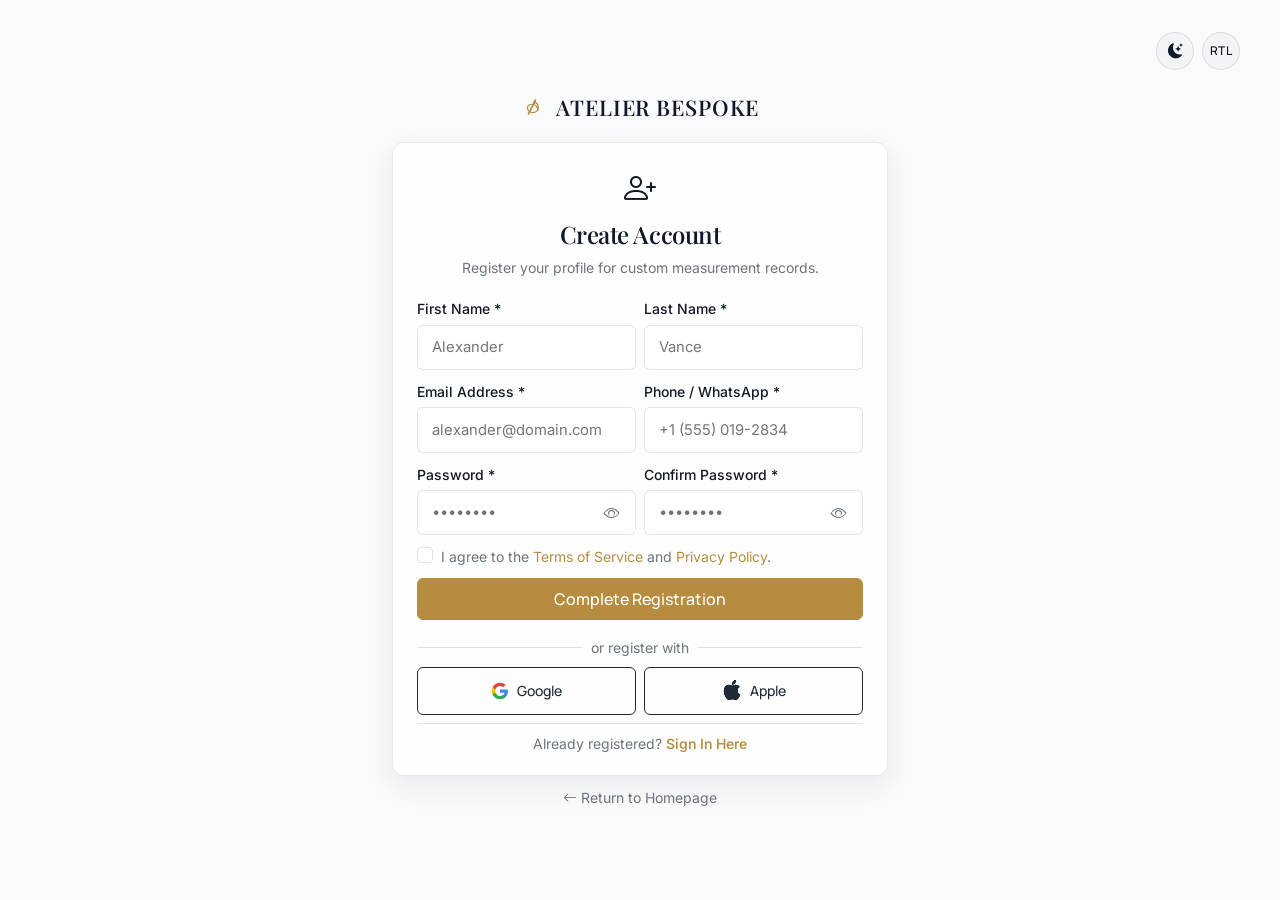
<file: signup.html>
<!DOCTYPE html>
<html lang="en">
<head>
  <meta charset="UTF-8">
  <meta name="viewport" content="width=device-width, initial-scale=1.0">
  <meta name="description" content="Register Patron Account — Create your digital profile for tailored measurement records and fitting notifications.">
  <meta name="keywords" content="tailor account signup, bespoke client registration, custom suit fitting portal">
  <title>Create Patron Account | Atelier Bespoke</title>

  <!-- Google Fonts & Icons -->
  <link rel="stylesheet" href="https://cdn.jsdelivr.net/npm/bootstrap-icons@1.11.3/font/bootstrap-icons.min.css">
  
  <!-- CSS Stylesheets -->
  <link rel="stylesheet" href="assets/css/bootstrap.min.css">
  <link rel="stylesheet" href="assets/css/style.css">
  <link rel="stylesheet" href="assets/css/dark.css">
  <link rel="stylesheet" href="assets/css/animations.css">
  <link rel="icon" type="image/svg+xml" href="assets/images/favicon.svg">
</head>
<body class="bg-main auth-page-body">

  <div class="container my-auto">
    <!-- Floating Utility Controls -->
    <div class="position-absolute top-0 end-0 p-3 d-flex gap-2 auth-utility-controls">
      <button class="theme-toggle-btn" id="themeToggleBtn" aria-label="Toggle Light Dark Theme">
        <i class="bi bi-moon-stars-fill"></i>
      </button>
      <button class="rtl-toggle-btn" id="rtlToggleBtn" aria-label="Toggle RTL Layout" title="Switch to RTL Layout">RTL</button>
    </div>

    <!-- Centered Brand Logo at Top -->
    <div class="text-center mb-2 mb-md-3">
      <a class="navbar-brand-logo justify-content-center" href="index.html">
        <svg class="accent-needle color-accent me-1" viewBox="0 0 32 32" width="22" height="22" fill="none" stroke="currentColor" stroke-width="2" stroke-linecap="round" stroke-linejoin="round" style="vertical-align: middle;">
          <path d="M 11 26 L 21 6" stroke-width="2.5" />
          <ellipse cx="19.5" cy="9" rx="0.6" ry="1.8" transform="rotate(27 19.5 9)" fill="currentColor"/>
          <path d="M 19.5 9 C 25 10, 27 18, 23 22 C 18 26, 12 24, 10 20 C 8 16, 11 12, 16 12 C 21 12, 24 16, 25 21" stroke-width="1.8"/>
        </svg> Atelier Bespoke
      </a>
    </div>

    <!-- Centered Signup Box -->
    <div class="row justify-content-center">
      <div class="col-11 col-sm-10 col-md-8 col-lg-6 col-xl-5 auth-card-wrapper-wide">
        <div class="glass-card p-3 p-md-4">
          <div class="text-center mb-2 mb-md-3">
            <i class="bi bi-person-plus color-accent fs-2"></i>
            <h2 class="fw-bold mt-1 h4">Create Account</h2>
            <p class="small text-secondary mb-0">Register your profile for custom measurement records.</p>
          </div>

          <form onsubmit="event.preventDefault(); alert('Account registered successfully! (UI Only)'); window.location.href='login.html';">
            <div class="row g-2">
              <div class="col-6">
                <label class="form-label fw-semibold small mb-1">First Name *</label>
                <input type="text" class="form-control-tailor" placeholder="Alexander" required>
              </div>
              <div class="col-6">
                <label class="form-label fw-semibold small mb-1">Last Name *</label>
                <input type="text" class="form-control-tailor" placeholder="Vance" required>
              </div>
              <div class="col-12 col-md-6">
                <label class="form-label fw-semibold small mb-1">Email Address *</label>
                <input type="email" class="form-control-tailor" placeholder="alexander@domain.com" required>
              </div>
              <div class="col-12 col-md-6">
                <label class="form-label fw-semibold small mb-1">Phone / WhatsApp *</label>
                <input type="tel" class="form-control-tailor" placeholder="+1 (555) 019-2834" required>
              </div>
              <div class="col-6">
                <label class="form-label fw-semibold small mb-1">Password *</label>
                <div class="position-relative">
                  <input type="password" id="signupPassword" class="form-control-tailor pe-5" placeholder="••••••••" required>
                  <button type="button" class="position-absolute end-0 top-50 translate-middle-y border-0 bg-transparent pe-3 text-secondary" id="toggleSignupPasswordBtn" onclick="togglePasswordVisibility('signupPassword', 'toggleSignupPasswordIcon')" style="z-index: 10;">
                    <i class="bi bi-eye" id="toggleSignupPasswordIcon"></i>
                  </button>
                </div>
              </div>
              <div class="col-6">
                <label class="form-label fw-semibold small mb-1">Confirm Password *</label>
                <div class="position-relative">
                  <input type="password" id="signupConfirmPassword" class="form-control-tailor pe-5" placeholder="••••••••" required>
                  <button type="button" class="position-absolute end-0 top-50 translate-middle-y border-0 bg-transparent pe-3 text-secondary" id="toggleSignupConfirmPasswordBtn" onclick="togglePasswordVisibility('signupConfirmPassword', 'toggleSignupConfirmPasswordIcon')" style="z-index: 10;">
                    <i class="bi bi-eye" id="toggleSignupConfirmPasswordIcon"></i>
                  </button>
                </div>
              </div>
            </div>

            <div class="form-check my-2">
              <input class="form-check-input" type="checkbox" id="termsSignup" required>
              <label class="form-check-label small text-secondary" for="termsSignup">
                I agree to the <a href="#" class="color-accent">Terms of Service</a> and <a href="#" class="color-accent">Privacy Policy</a>.
              </label>
            </div>

            <button type="submit" class="btn btn-tailor-gold w-100 mb-2 py-2">Complete Registration</button>
          </form>

          <div class="d-flex align-items-center my-2">
            <div class="border-bottom w-100"></div>
            <span class="px-2 small text-secondary text-nowrap">or register with</span>
            <div class="border-bottom w-100"></div>
          </div>

          <!-- Social Signup Buttons (Google & Apple) -->
          <div class="d-flex gap-2 mb-2">
            <button type="button" onclick="alert('Google Sign-Up (UI Only)');" class="btn btn-tailor-outline w-50 d-inline-flex align-items-center justify-content-center gap-2 py-2">
              <svg width="18" height="18" viewBox="0 0 24 24">
                <path fill="#4285F4" d="M22.56 12.25c0-.78-.07-1.53-.2-2.25H12v4.26h5.92c-.26 1.37-1.04 2.53-2.21 3.31v2.77h3.57c2.08-1.92 3.28-4.74 3.28-8.09z"/>
                <path fill="#34A853" d="M12 23c2.97 0 5.46-.98 7.28-2.66l-3.57-2.77c-.98.66-2.23 1.06-3.71 1.06-2.86 0-5.29-1.93-6.16-4.53H2.18v2.84C3.99 20.53 7.7 23 12 23z"/>
                <path fill="#FBBC05" d="M5.84 14.09c-.22-.66-.35-1.36-.35-2.09s.13-1.43.35-2.09V7.06H2.18C1.43 8.55 1 10.22 1 12s.43 3.45 1.18 4.94l2.85-2.22.81-.63z"/>
                <path fill="#EA4335" d="M12 5.38c1.62 0 3.06.56 4.21 1.64l3.15-3.15C17.45 2.09 14.97 1 12 1 7.7 1 3.99 3.47 2.18 7.06l3.66 2.84c.87-2.6 3.3-4.52 6.16-4.52z"/>
              </svg>
              <span class="small">Google</span>
            </button>

            <button type="button" onclick="alert('Apple Sign-Up (UI Only)');" class="btn btn-tailor-outline w-50 d-inline-flex align-items-center justify-content-center gap-2 py-2">
              <i class="bi bi-apple fs-5"></i>
              <span class="small">Apple</span>
            </button>
          </div>

          <div class="text-center mt-2 pt-2 border-top">
            <p class="small text-secondary mb-0">Already registered? <a href="login.html" class="fw-bold color-accent">Sign In Here</a></p>
          </div>
        </div>

        <div class="text-center mt-2">
          <a href="index.html" class="small text-secondary"><i class="bi bi-arrow-left me-1"></i>Return to Homepage</a>
        </div>
      </div>
    </div>
  </div>

  <!-- JS Libraries -->
  <script src="https://cdn.jsdelivr.net/npm/bootstrap@5.3.3/dist/js/bootstrap.bundle.min.js"></script>
  <script src="assets/js/theme-toggle.js"></script>
  <script src="assets/js/main.js"></script>
  <script>
    function togglePasswordVisibility(inputId, iconId) {
      const passwordInput = document.getElementById(inputId);
      const toggleIcon = document.getElementById(iconId);
      if (passwordInput && toggleIcon) {
        if (passwordInput.type === 'password') {
          passwordInput.type = 'text';
          toggleIcon.classList.remove('bi-eye');
          toggleIcon.classList.add('bi-eye-slash');
        } else {
          passwordInput.type = 'password';
          toggleIcon.classList.remove('bi-eye-slash');
          toggleIcon.classList.add('bi-eye');
        }
      }
    }
  </script>
</body>
</html>
</file>
<file: assets/css/style.css>
/* ==========================================================================
   ATELIER BESPOKE — DESIGN SYSTEM & MAIN STYLESHEET
   Tailor & Custom Stitching Shop Template
   ========================================================================== */

@import url('https://fonts.googleapis.com/css2?family=Inter:wght@300;400;500;600;700&family=Manrope:wght@500;600;700;800&family=Playfair+Display:ital,wght@0,400;0,500;0,600;0,700;1,400&display=swap');

:root {
  /* Brand Light Palette */
  --primary: #1F2937;        /* Tailor Navy */
  --primary-hover: #111827;
  --secondary: #6B7280;      /* Slate Gray */
  --accent: #B68D40;         /* Tailor Gold */
  --accent-hover: #9E7732;
  --highlight: #8B5E3C;      /* Leather Brown */
  --bg-main: #F9FAFB;
  --surface: #FFFFFF;
  --surface-subtle: #F3F4F6;
  --text-primary: #111827;
  --text-secondary: #4B5563;
  --border-color: rgba(31, 41, 55, 0.12);
  --glass-bg: rgba(255, 255, 255, 0.75);
  --glass-border: 1px solid rgba(31, 41, 55, 0.10);
  --glass-blur: blur(10px);
  --shadow-sm: 0 4px 12px rgba(31, 41, 55, 0.05);
  --shadow-md: 0 10px 30px rgba(31, 41, 55, 0.08);
  --shadow-lg: 0 20px 40px rgba(31, 41, 55, 0.12);

  /* Fonts */
  --font-heading: 'Playfair Display', Georgia, serif;
  --font-body: 'Inter', -apple-system, BlinkMacSystemFont, sans-serif;
  --font-accent: 'Manrope', sans-serif;

  /* Transitions & Radii */
  --transition: all 0.3s cubic-bezier(0.16, 1, 0.3, 1);
  --radius-sm: 6px;
  --radius-md: 12px;
  --radius-lg: 20px;
  --radius-full: 9999px;
}

/* Base resets & typography */
*, *::before, *::after {
  box-sizing: border-box;
}

html {
  scroll-behavior: smooth;
  font-size: 16px;
}

.bg-main {
  background-color: var(--bg-main) !important;
}

.bg-surface {
  background-color: var(--surface) !important;
}

body {
  margin: 0;
  padding: 0;
  font-family: var(--font-body);
  background-color: var(--bg-main);
  color: var(--text-primary);
  line-height: 1.65;
  -webkit-font-smoothing: antialiased;
  -moz-osx-font-smoothing: grayscale;
  overflow-x: hidden;
}

h1, h2, h3, h4, h5, h6, .font-heading {
  font-family: var(--font-heading);
  color: var(--text-primary);
  font-weight: 550;
  letter-spacing: -0.02em;
  margin-bottom: 0.75rem;
}

/* Strict Typography Hierarchy Constraints */
.fw-bold, .fw-bolder, strong, b,
.display-1, .display-2, .display-3, .display-4, .display-5, .display-6 {
  font-weight: 550 !important;
}

.fw-semibold, .fw-medium {
  font-weight: 500 !important;
}

.font-accent {
  font-family: var(--font-accent);
}

p {
  color: var(--text-secondary);
  font-weight: 400;
  margin-bottom: 1rem;
}

a {
  color: var(--accent);
  text-decoration: none;
  transition: var(--transition);
}

a:hover {
  color: var(--highlight);
}

/* Glassmorphism Styles (Strict Scope) */
.glass-card,
.glass-service-card,
.glass-fabric-card,
.glass-pricing-card,
.glass-testimonial-card,
.glass-appointment-cta {
  background: var(--glass-bg);
  backdrop-filter: var(--glass-blur);
  -webkit-backdrop-filter: var(--glass-blur);
  border: var(--glass-border);
  box-shadow: var(--shadow-md);
  border-radius: var(--radius-md);
  transition: var(--transition);
}

.glass-card:hover,
.glass-service-card:hover,
.glass-fabric-card:hover,
.glass-pricing-card:hover {
  transform: translateY(-6px);
  box-shadow: var(--shadow-lg);
  border-color: var(--accent);
}

/* Header & Navbar */
.navbar-tailor {
  position: sticky;
  top: 0;
  z-index: 1050;
  background: rgba(255, 255, 255, 0.95);
  backdrop-filter: blur(12px);
  -webkit-backdrop-filter: blur(12px);
  border-bottom: 1px solid var(--border-color);
  padding: 0.75rem 0;
  transition: var(--transition);
}

.navbar-brand-logo {
  display: inline-flex;
  align-items: center;
  gap: 0.6rem;
  font-family: var(--font-heading);
  font-size: 1.35rem;
  font-weight: 550;
  color: var(--text-primary) !important;
  text-transform: uppercase;
  letter-spacing: 0.04em;
  text-decoration: none;
  transition: var(--transition);
}

.navbar-brand-logo i,
.navbar-brand-logo .accent-needle,
.navbar-brand-logo .color-accent {
  color: var(--accent) !important;
  font-size: 1.4rem;
  line-height: 1;
}

.navbar-menu {
  display: flex;
  align-items: center;
  gap: 0.25rem;
}

.nav-link {
  font-family: var(--font-body);
  font-weight: 500;
  font-size: 0.875rem;
  color: var(--text-primary) !important;
  padding: 0.45rem 0.85rem !important;
  transition: var(--transition);
  position: relative;
  letter-spacing: 0.01em;
}

.nav-link:hover,
.nav-link.active {
  color: var(--accent) !important;
}

.nav-link:not(.dropdown-toggle)::after {
  content: '';
  position: absolute;
  bottom: 0;
  left: 0.85rem;
  right: 0.85rem;
  height: 2px;
  background-color: var(--accent);
  transform: scaleX(0);
  transition: var(--transition);
}

.nav-link:not(.dropdown-toggle):hover::after,
.nav-link:not(.dropdown-toggle).active::after {
  transform: scaleX(1);
}

.dropdown-toggle::after {
  display: inline-block;
  margin-left: 0.35em;
  vertical-align: 0.22em;
  content: "";
  border-top: 0.35em solid;
  border-right: 0.3em solid transparent;
  border-bottom: 0;
  border-left: 0.3em solid transparent;
  transition: var(--transition);
}

.dropdown-toggle:hover::after,
.dropdown-toggle.show::after {
  border-top-color: var(--accent);
  transform: rotate(180deg);
}

.dropdown-menu-tailor {
  background: var(--surface);
  border: 1px solid var(--border-color);
  box-shadow: var(--shadow-md);
  border-radius: var(--radius-sm);
}

.dropdown-item {
  color: var(--text-primary);
  font-family: var(--font-body);
  font-size: 0.9rem;
  padding: 0.5rem 1rem;
  transition: var(--transition);
}

.dropdown-item:hover {
  background-color: var(--surface-subtle);
  color: var(--accent);
}

/* Responsive Mobile & Tablet Navbar Styling (Collapses at 1024px & Below) */
@media (max-width: 1199.98px) {
  .navbar-collapse {
    background: var(--surface);
    padding: 1.25rem;
    border-radius: var(--radius-md);
    margin-top: 0.75rem;
    border: 1px solid var(--border-color);
    box-shadow: var(--shadow-md);
    text-align: center;
  }
  
  .navbar-menu {
    flex-direction: column;
    align-items: center;
    gap: 0.5rem;
    margin-bottom: 1rem !important;
  }

  .navbar-collapse .d-flex.align-items-center {
    justify-content: center !important;
    width: 100%;
    margin-top: 1rem;
    padding-top: 1rem;
    border-top: 1px solid var(--border-color);
  }
}

/* Buttons */
.btn-tailor-primary {
  background-color: var(--primary);
  color: #FFFFFF !important;
  font-family: var(--font-accent);
  font-weight: 500;
  padding: 0.85rem 1.85rem;
  border-radius: var(--radius-sm);
  border: 1px solid var(--primary);
  display: inline-flex;
  align-items: center;
  justify-content: center;
  gap: 0.5rem;
  transition: var(--transition);
  box-shadow: var(--shadow-sm);
}

.btn-tailor-primary:hover {
  background-color: var(--accent);
  border-color: var(--accent);
  color: #FFFFFF !important;
  transform: translateY(-2px);
  box-shadow: var(--shadow-md);
}

.btn-tailor-gold {
  background-color: var(--accent);
  color: #FFFFFF !important;
  font-family: var(--font-accent);
  font-weight: 500;
  padding: 0.85rem 1.85rem;
  border-radius: var(--radius-sm);
  border: 1px solid var(--accent);
  display: inline-flex;
  align-items: center;
  justify-content: center;
  gap: 0.5rem;
  transition: var(--transition);
}

.btn-tailor-gold:hover {
  background-color: var(--accent-hover);
  border-color: var(--accent-hover);
  transform: translateY(-2px);
}

.btn-tailor-outline {
  background: transparent;
  color: var(--primary) !important;
  font-family: var(--font-accent);
  font-weight: 500;
  padding: 0.85rem 1.85rem;
  border-radius: var(--radius-sm);
  border: 1px solid var(--primary);
  display: inline-flex;
  align-items: center;
  justify-content: center;
  gap: 0.5rem;
  transition: var(--transition);
}

.btn-sm.btn-tailor-outline,
.btn-sm.btn-tailor-gold {
  padding: 0.45rem 1.25rem;
  font-size: 0.825rem;
  font-family: var(--font-accent);
  font-weight: 550;
  letter-spacing: 0.02em;
}

.btn-tailor-outline:hover {
  background-color: var(--primary);
  color: #FFFFFF !important;
}

.fabric-filter-btn.active {
  background-color: var(--primary) !important;
  border-color: var(--primary) !important;
  color: #FFFFFF !important;
}

/* Theme Toggle Button & RTL Toggle Button */
.theme-toggle-btn,
.rtl-toggle-btn {
  background: var(--surface-subtle);
  border: 1px solid var(--border-color);
  color: var(--text-primary);
  width: 38px;
  height: 38px;
  border-radius: 50%;
  display: flex;
  align-items: center;
  justify-content: center;
  cursor: pointer;
  transition: var(--transition);
  font-size: 0.95rem;
  flex-shrink: 0;
}

.rtl-toggle-btn {
  font-family: var(--font-accent);
  font-size: 0.75rem;
  font-weight: 550;
  letter-spacing: 0.04em;
  padding: 0;
  line-height: 1;
}

.theme-toggle-btn:hover,
.rtl-toggle-btn:hover {
  background-color: var(--accent);
  color: #FFFFFF;
  border-color: var(--accent);
}

/* Section Headings */
.section-subtitle {
  font-family: var(--font-accent);
  text-transform: uppercase;
  letter-spacing: 0.15em;
  font-size: 0.85rem;
  font-weight: 500;
  color: var(--accent);
  display: block;
  margin-bottom: 0.5rem;
}

.section-title {
  font-size: 2.5rem;
  line-height: 1.25;
  margin-bottom: 1.25rem;
}

@media (max-width: 768px) {
  .section-title {
    font-size: 1.85rem;
  }
}

/* Hero Section */
.hero-wrapper {
  position: relative;
  min-height: 85vh;
  display: flex;
  align-items: center;
  background-size: cover;
  background-position: center;
  border-bottom: 1px solid var(--border-color);
}

.hero-overlay {
  position: absolute;
  inset: 0;
  background: radial-gradient(circle at center, rgba(15, 23, 42, 0.72) 0%, rgba(2, 6, 23, 0.88) 100%);
}

.hero-content {
  position: relative;
  z-index: 2;
  color: #FFFFFF;
}

.hero-content h1 {
  color: #FFFFFF;
  font-size: 3.75rem;
  line-height: 1.15;
  margin-bottom: 1.5rem;
  text-wrap: balance;
}

.hero-content p {
  color: #E5E7EB;
  font-size: 1.15rem;
  margin-bottom: 2rem;
}

.btn-hero-outline,
.btn-tailor-outline.btn-hero-outline {
  border-color: rgba(255, 255, 255, 0.7) !important;
  color: #FFFFFF !important;
  background: rgba(255, 255, 255, 0.08);
  backdrop-filter: blur(4px);
}

.btn-hero-outline:hover,
.btn-tailor-outline.btn-hero-outline:hover {
  background-color: #FFFFFF !important;
  color: #0F172A !important;
  border-color: #FFFFFF !important;
}

@media (max-width: 768px) {
  .hero-content h1 {
    font-size: 2.35rem;
  }
}

/* Tailoring Process Timeline */
.process-step-num {
  width: 50px;
  height: 50px;
  border-radius: 50%;
  background: var(--accent);
  color: #FFFFFF;
  font-family: var(--font-accent);
  font-weight: 550;
  display: flex;
  align-items: center;
  justify-content: center;
  font-size: 1.25rem;
  margin-bottom: 1.25rem;
  box-shadow: var(--shadow-sm);
}

/* Before / After Slider */
.ba-container {
  position: relative;
  overflow: hidden;
  border-radius: var(--radius-md);
  box-shadow: var(--shadow-lg);
  aspect-ratio: 4 / 3;
}

.ba-container img {
  width: 100%;
  height: 100%;
  object-fit: cover;
  display: block;
}

.ba-after-layer {
  position: absolute;
  top: 0;
  left: 0;
  bottom: 0;
  width: 50%;
  overflow: hidden;
}

.ba-slider-handle {
  position: absolute;
  top: 0;
  bottom: 0;
  left: 50%;
  width: 4px;
  background: var(--accent);
  cursor: ew-resize;
  transform: translateX(-50%);
  z-index: 10;
}

.ba-slider-handle::after {
  content: '↔';
  position: absolute;
  top: 50%;
  left: 50%;
  transform: translate(-50%, -50%);
  width: 36px;
  height: 36px;
  border-radius: 50%;
  background: var(--accent);
  color: #FFFFFF;
  display: flex;
  align-items: center;
  justify-content: center;
  font-weight: 550;
  box-shadow: 0 0 10px rgba(0,0,0,0.3);
}

/* Fabric Swatches */
.fabric-swatch-badge {
  display: inline-block;
  padding: 0.3rem 0.8rem;
  border-radius: var(--radius-full);
  font-size: 0.75rem;
  font-weight: 500;
  text-transform: uppercase;
  letter-spacing: 0.05em;
  background-color: var(--surface-subtle);
  color: var(--text-primary);
  border: 1px solid var(--border-color);
}

/* Pricing Table Cards */
.pricing-badge {
  font-family: var(--font-accent);
  font-weight: 550;
  font-size: 2.25rem;
  color: var(--primary);
}

.pricing-badge span {
  font-size: 0.9rem;
  color: var(--text-secondary);
  font-weight: 500;
}

/* Footers */
.footer-tailor {
  background-color: #FFFFFF;
  color: var(--text-secondary);
  padding-top: 4.5rem;
  padding-bottom: 2.5rem;
  border-top: 1px solid var(--border-color);
}

.footer-tailor h5 {
  color: var(--text-primary);
  font-size: 1.15rem;
  margin-bottom: 1.5rem;
  position: relative;
}

.footer-tailor h5::after {
  content: '';
  position: absolute;
  bottom: -6px;
  left: 0;
  width: 30px;
  height: 2px;
  background-color: var(--accent);
}

.footer-links {
  list-style: none;
  padding: 0;
  margin: 0;
}

.footer-links li {
  margin-bottom: 0.75rem;
}

.footer-links a {
  color: var(--text-secondary);
  transition: var(--transition);
  font-size: 0.95rem;
}

.footer-links a:hover {
  color: var(--accent);
  padding-left: 4px;
}

.social-icon-btn {
  width: 38px;
  height: 38px;
  border-radius: 50%;
  background: var(--surface-subtle);
  color: var(--text-primary);
  display: inline-flex;
  align-items: center;
  justify-content: center;
  transition: var(--transition);
  border: 1px solid var(--border-color);
}

.social-icon-btn:hover {
  background: var(--accent);
  color: #FFFFFF;
  border-color: var(--accent);
  transform: translateY(-3px);
}

/* Form Styles */
.form-control-tailor {
  width: 100%;
  padding: 0.85rem 1.15rem;
  background-color: var(--surface);
  border: 1px solid var(--border-color);
  border-radius: var(--radius-sm);
  color: var(--text-primary);
  font-family: var(--font-body);
  transition: var(--transition);
}

.form-select-tailor {
  width: 100%;
  padding: 0.85rem 2.75rem 0.85rem 1.15rem;
  background-color: var(--surface);
  border: 1px solid var(--border-color);
  border-radius: var(--radius-sm);
  color: var(--text-primary);
  font-family: var(--font-body);
  transition: var(--transition);
  appearance: none;
  -webkit-appearance: none;
  -moz-appearance: none;
  background-image: url("data:image/svg+xml,%3csvg xmlns='http://www.w3.org/2000/svg' viewBox='0 0 16 16'%3e%3cpath fill='none' stroke='%231F2937' stroke-linecap='round' stroke-linejoin='round' stroke-width='2' d='m2 5 6 6 6-6'/%3e%3c/svg%3e");
  background-repeat: no-repeat;
  background-position: right 1.15rem center;
  background-size: 16px 12px;
}

.form-control-tailor:focus,
.form-select-tailor:focus {
  outline: none;
  border-color: var(--accent);
  box-shadow: 0 0 0 3px rgba(182, 141, 64, 0.15);
}

/* Floating WhatsApp UI */
.whatsapp-float {
  position: fixed;
  bottom: 35px;
  right: 35px;
  z-index: 1000;
  width: 54px;
  height: 54px;
  border-radius: 50%;
  background-color: #25D366;
  color: #FFFFFF;
  display: flex;
  align-items: center;
  justify-content: center;
  font-size: 1.75rem;
  box-shadow: 0 8px 20px rgba(37, 211, 102, 0.35);
  transition: var(--transition);
}

.whatsapp-float:hover {
  transform: scale(1.1);
  color: #FFFFFF;
}

/* Floating Back to Top Button */
.back-to-top {
  position: fixed;
  bottom: 105px; /* Positioned directly above the WhatsApp floating button */
  right: 35px;
  z-index: 1000;
  width: 54px;
  height: 54px;
  border-radius: 50%;
  background-color: var(--accent);
  color: #FFFFFF;
  display: flex;
  align-items: center;
  justify-content: center;
  font-size: 1.5rem;
  box-shadow: 0 8px 20px rgba(182, 141, 64, 0.25);
  border: none;
  cursor: pointer;
  opacity: 0;
  visibility: hidden;
  transform: translateY(20px);
  transition: opacity 0.4s ease, visibility 0.4s ease, transform 0.4s cubic-bezier(0.16, 1, 0.3, 1), background-color 0.3s ease, box-shadow 0.3s ease;
}

.back-to-top.show {
  opacity: 1;
  visibility: visible;
  transform: translateY(0);
}

.back-to-top:hover {
  background-color: var(--accent-hover);
  color: #FFFFFF;
  transform: translateY(-5px);
  box-shadow: 0 12px 24px rgba(182, 141, 64, 0.4);
}

.back-to-top:focus {
  outline: none;
}

/* Counter Card */
.stats-section {
  background-color: var(--primary);
}

.stat-number {
  font-family: var(--font-accent);
  font-weight: 550;
  font-size: 2.75rem;
  color: var(--accent);
  line-height: 1;
}

/* Fix for team member portraits that are cropped badly */
img[src*="master-tailor.jpg"] {
  object-position: top;
}

/* Accordion FAQ Styling */
.accordion-tailor .accordion-item {
  background: var(--glass-bg);
  border: 1px solid var(--border-color) !important;
  border-radius: var(--radius-md) !important;
  overflow: hidden;
}

.accordion-tailor .accordion-button {
  background: transparent;
  color: var(--text-primary);
  box-shadow: none;
  font-family: var(--font-heading);
  font-size: 1.05rem;
  border-radius: var(--radius-md) !important;
  transition: var(--transition);
}

.accordion-tailor .accordion-button:not(.collapsed) {
  color: var(--accent);
  background: var(--surface-subtle);
  box-shadow: none;
}

.accordion-tailor .accordion-button:focus {
  box-shadow: none;
  border-color: var(--accent);
}

/* Badge tags */
.badge-gold {
  background-color: var(--accent);
  color: #FFFFFF;
  padding: 0.35em 0.8em;
  font-size: 0.75rem;
  font-weight: 500;
  border-radius: var(--radius-sm);
}

.badge-outline {
  border: 1px solid var(--accent);
  color: var(--accent);
  padding: 0.3em 0.7em;
  font-size: 0.75rem;
  border-radius: var(--radius-sm);
}

.philosophy-img-wrapper {
  aspect-ratio: 4 / 3;
  height: auto;
}

.philosophy-img-wrapper img {
  object-position: top center !important;
}

@media (max-width: 768px) {
  /* Force all buttons across all pages to remain on a single line on mobile */
  .btn, .btn-lg {
    white-space: nowrap !important;
    font-size: 0.85rem !important;
    padding: 0.65rem 1rem !important;
  }

  /* Fabrics page filter/tab buttons text size reduction and single-line wrap */
  .fabric-filter-btn {
    font-size: 0.8rem !important;
    padding: 0.5rem 1rem !important;
    white-space: nowrap !important;
  }
}

/* ==========================================================================
   RTL LAYOUT SUPPORT RULES (html[dir="rtl"])
   ========================================================================== */
html[dir="rtl"] {
  direction: rtl;
  text-align: right;
}

html[dir="rtl"] body {
  direction: rtl;
  text-align: right;
}

html[dir="rtl"] ol,
html[dir="rtl"] ul {
  padding-left: 0;
  padding-right: 2rem;
}

html[dir="rtl"] .list-unstyled {
  padding-right: 0;
  padding-left: 0;
}

html[dir="rtl"] .me-1, html[dir="rtl"] .me-2, html[dir="rtl"] .me-3, html[dir="rtl"] .me-4 {
  margin-left: 0.5rem !important;
  margin-right: 0 !important;
}

html[dir="rtl"] .ms-auto {
  margin-right: auto !important;
  margin-left: 0 !important;
}

html[dir="rtl"] .mx-auto {
  margin-right: auto !important;
  margin-left: auto !important;
}

html[dir="rtl"] .bi-arrow-right {
  transform: scaleX(-1);
  display: inline-block;
}

html[dir="rtl"] .footer-tailor h5::after {
  left: auto;
  right: 0;
}

html[dir="rtl"] .footer-links a:hover {
  padding-left: 0;
  padding-right: 4px;
}

html[dir="rtl"] .whatsapp-float {
  right: auto;
  left: 35px;
}

html[dir="rtl"] .back-to-top {
  right: auto;
  left: 35px;
}

html[dir="rtl"] .dropdown-menu-tailor {
  text-align: right;
}

html[dir="rtl"] .hero-overlay {
  background: linear-gradient(-90deg, rgba(31, 41, 55, 0.92) 0%, rgba(31, 41, 55, 0.65) 50%, rgba(31, 41, 55, 0.3) 100%);
}

html[dir="rtl"] .border-start {
  border-start-style: none !important;
  border-end-style: none !important;
  border-right: 4px solid var(--accent) !important;
  border-left: none !important;
}

html[dir="rtl"] .dropdown-toggle::after {
  margin-left: 0 !important;
  margin-right: 0.255em !important;
}

html[dir="rtl"] .form-select,
html[dir="rtl"] .form-select-tailor {
  background-position: left 1.15rem center !important;
  padding-left: 2.75rem !important;
  padding-right: 1.15rem !important;
}

html[dir="rtl"] .accordion-button::after {
  margin-left: 0 !important;
  margin-right: auto !important;
}

html[dir="rtl"] .form-check {
  padding-right: 1.5em !important;
  padding-left: 0 !important;
}

html[dir="rtl"] .form-check-input {
  float: right !important;
  margin-right: -1.5em !important;
  margin-left: 0 !important;
}

/* RTL Password Eye Icon Placement & Padding */
html[dir="rtl"] .position-relative > .position-absolute.end-0 {
  right: auto !important;
  left: 0 !important;
}

html[dir="rtl"] .position-relative > .position-absolute.end-0.pe-3 {
  padding-right: 0 !important;
  padding-left: 1rem !important;
}

html[dir="rtl"] .form-control-tailor.pe-5 {
  padding-right: 1.15rem !important;
  padding-left: 3rem !important;
}

/* RTL Number/Tel Inputs layout alignment */
html[dir="rtl"] input[type="tel"],
html[dir="rtl"] input[type="number"] {
  direction: ltr !important;
  text-align: right !important;
}

@media (max-width: 767.98px) {
  .auth-utility-controls {
    position: static !important;
    display: flex !important;
    justify-content: flex-end !important;
    margin-bottom: 1rem !important;
    padding: 0 !important;
  }

  /* Force authentication page card buttons to remain on a single line on mobile */
  .glass-card .btn {
    white-space: nowrap !important;
    font-size: 0.9rem !important;
    padding-left: 0.5rem !important;
    padding-right: 0.5rem !important;
  }
}

/* Authentication Pages - Responsive Centered Layout (Never Cropped, Always Scrollable) */
.auth-page-body {
  min-height: 100vh;
  min-height: 100dvh;
  overflow-x: hidden;
  overflow-y: auto;
  display: flex;
  flex-direction: column;
  align-items: center;
  padding: 1rem 0;
}

.auth-page-body > .container {
  margin-top: auto;
  margin-bottom: auto;
  padding-top: 0.25rem;
  padding-bottom: 0.25rem;
}

@media (min-width: 768px) {
  .auth-utility-controls {
    position: fixed !important;
    top: 1rem !important;
    right: 1.5rem !important;
    z-index: 1050 !important;
  }

  html[dir="rtl"] .auth-utility-controls {
    right: auto !important;
    left: 1.5rem !important;
  }
}

.auth-card-wrapper {
  width: 100%;
  max-width: 440px;
}

.auth-card-wrapper-wide {
  width: 100%;
  max-width: 520px;
}

/* Auth card inputs, buttons, and card padding tuned for optimal desktop & laptop viewport fit */
.auth-card-wrapper .form-control-tailor,
.auth-card-wrapper-wide .form-control-tailor {
  padding: 0.6rem 0.9rem;
  font-size: 0.925rem;
}

.auth-card-wrapper .glass-card,
.auth-card-wrapper-wide .glass-card {
  padding: 1.25rem 1.5rem !important;
}
</file>
<file: assets/css/dark.css>
/* ==========================================================================
   ATELIER BESPOKE — DARK MODE OVERRIDES
   Tailor & Custom Stitching Shop Template
   ========================================================================== */

body.dark-theme {
  --primary: #F8FAFC;
  --secondary: #94A3B8;
  --accent: #D4AF37;         /* Gold Accent Dark */
  --accent-hover: #E5C158;
  --highlight: #C08457;      /* Warm Copper/Leather Dark */
  --bg-main: #020617;        /* Ultra Deep Slate */
  --surface: #0F172A;       /* Dark Card Surface */
  --surface-subtle: #1E293B;
  --text-primary: #F8FAFC;
  --text-secondary: #CBD5E1;
  --border-color: rgba(255, 255, 255, 0.12);
  --glass-bg: rgba(255, 255, 255, 0.06);
  --glass-border: 1px solid rgba(255, 255, 255, 0.10);
  --shadow-sm: 0 4px 12px rgba(0, 0, 0, 0.4);
  --shadow-md: 0 10px 30px rgba(0, 0, 0, 0.5);
  --shadow-lg: 0 20px 40px rgba(0, 0, 0, 0.7);
}

/* Specific Dark Mode Contrast Fixes */
body.dark-theme .navbar-tailor {
  background: rgba(15, 23, 42, 0.95);
  border-bottom: 1px solid rgba(255, 255, 255, 0.10);
}

body.dark-theme .navbar-brand-logo {
  color: #F8FAFC !important;
}

body.dark-theme .navbar-brand-logo i,
body.dark-theme .navbar-brand-logo .accent-needle,
body.dark-theme .navbar-brand-logo .color-accent {
  color: #D4AF37 !important;
}

body.dark-theme .nav-link {
  color: #F8FAFC !important;
}

body.dark-theme .nav-link:hover,
body.dark-theme .nav-link.active {
  color: #D4AF37 !important;
}

body.dark-theme .dropdown-menu-tailor {
  background: #0F172A;
  border-color: rgba(255, 255, 255, 0.12);
}

body.dark-theme .dropdown-item {
  color: #F8FAFC;
}

body.dark-theme .dropdown-item:hover {
  background-color: #1E293B;
  color: #D4AF37;
}

body.dark-theme .glass-card,
body.dark-theme .glass-service-card,
body.dark-theme .glass-fabric-card,
body.dark-theme .glass-pricing-card,
body.dark-theme .glass-testimonial-card,
body.dark-theme .glass-appointment-cta {
  background: rgba(255, 255, 255, 0.05);
  border: 1px solid rgba(255, 255, 255, 0.10);
}

body.dark-theme .btn-tailor-primary {
  background-color: #D4AF37;
  border-color: #D4AF37;
  color: #020617 !important;
}

body.dark-theme .btn-tailor-primary:hover {
  background-color: #E5C158;
  border-color: #E5C158;
  color: #020617 !important;
}

body.dark-theme .btn-tailor-outline {
  border-color: rgba(255, 255, 255, 0.3);
  color: #F8FAFC !important;
}

body.dark-theme .btn-tailor-outline:hover {
  background-color: #F8FAFC;
  color: #020617 !important;
}

body.dark-theme .theme-toggle-btn {
  background-color: #1E293B;
  color: #D4AF37;
  border-color: rgba(255, 255, 255, 0.15);
}

body.dark-theme .form-control-tailor,
body.dark-theme .form-select-tailor {
  background-color: #0F172A;
  border-color: rgba(255, 255, 255, 0.15);
  color: #F8FAFC;
}

body.dark-theme .form-control-tailor::placeholder {
  color: #64748B;
}

body.dark-theme .fabric-swatch-badge {
  background-color: #1E293B;
  color: #CBD5E1;
  border-color: rgba(255, 255, 255, 0.12);
}

body.dark-theme .pricing-badge {
  color: #D4AF37;
}

body.dark-theme .accordion-item {
  background-color: #0F172A;
  border-color: rgba(255, 255, 255, 0.10);
  color: #F8FAFC;
}

body.dark-theme .accordion-button {
  background-color: #0F172A;
  color: #F8FAFC;
}

body.dark-theme .accordion-button::after {
  background-image: url("data:image/svg+xml,%3csvg xmlns='http://www.w3.org/2000/svg' viewBox='0 0 16 16' fill='%23ffffff'%3e%3cpath fill-rule='evenodd' d='M1.646 4.646a.5.5 0 0 1 .708 0L8 10.293l5.646-5.647a.5.5 0 0 1 .708.708l-6 6a.5.5 0 0 1-.708 0l-6-6a.5.5 0 0 1 0-.708z'/%3e%3c/svg%3e") !important;
}

body.dark-theme .accordion-button:not(.collapsed) {
  background-color: #1E293B;
  color: #D4AF37;
}

body.dark-theme .accordion-button:not(.collapsed)::after {
  background-image: url("data:image/svg+xml,%3csvg xmlns='http://www.w3.org/2000/svg' viewBox='0 0 16 16' fill='%23D4AF37'%3e%3cpath fill-rule='evenodd' d='M1.646 4.646a.5.5 0 0 1 .708 0L8 10.293l5.646-5.647a.5.5 0 0 1 .708.708l-6 6a.5.5 0 0 1-.708 0l-6-6a.5.5 0 0 1 0-.708z'/%3e%3c/svg%3e") !important;
}

body.dark-theme .footer-tailor {
  background-color: #0F172A;
  color: #CBD5E1;
  border-top: 1px solid rgba(255, 255, 255, 0.10);
}

body.dark-theme .footer-tailor h5 {
  color: #F8FAFC;
}

body.dark-theme .footer-links a {
  color: #94A3B8;
}

body.dark-theme .footer-links a:hover {
  color: #D4AF37;
}

body.dark-theme .social-icon-btn {
  background: rgba(255, 255, 255, 0.08);
  color: #F8FAFC;
  border-color: rgba(255, 255, 255, 0.12);
}

body.dark-theme .social-icon-btn:hover {
  background: #D4AF37;
  color: #020617;
  border-color: #D4AF37;
}

body.dark-theme .stats-section {
  background-color: var(--surface-subtle);
}

body.dark-theme .split-hero h1,
body.dark-theme .split-hero h6,
body.dark-theme .split-hero .display-4 {
  color: var(--text-primary) !important;
}

body.dark-theme .split-hero p,
body.dark-theme .split-hero .lead,
body.dark-theme .split-hero .text-muted,
body.dark-theme .split-hero small {
  color: var(--text-secondary) !important;
}

body.dark-theme .hero-glass-badge {
  background: rgba(255, 255, 255, 0.9) !important;
  border-color: rgba(255, 255, 255, 0.15) !important;
}

body.dark-theme .split-hero .hero-glass-badge h6,
body.dark-theme .split-hero .hero-glass-badge small,
body.dark-theme .split-hero .hero-glass-badge .text-muted {
  color: #000000 !important;
}

body.dark-theme .text-muted {
  color: var(--secondary) !important;
}

body.dark-theme .text-secondary {
  color: var(--text-secondary) !important;
}

body.dark-theme .form-select,
body.dark-theme .form-select-tailor {
  background-image: url("data:image/svg+xml,%3csvg xmlns='http://www.w3.org/2000/svg' viewBox='0 0 16 16'%3e%3cpath fill='none' stroke='%23f8fafc' stroke-linecap='round' stroke-linejoin='round' stroke-width='2' d='m2 5 6 6 6-6'/%3e%3c/svg%3e") !important;
  background-repeat: no-repeat !important;
  background-position: right 1.15rem center !important;
  background-size: 16px 12px !important;
}

body.dark-theme .navbar-toggler {
  border-color: rgba(255, 255, 255, 0.2) !important;
}

body.dark-theme .navbar-toggler-icon {
  background-image: url("data:image/svg+xml,%3csvg xmlns='http://www.w3.org/2000/svg' viewBox='0 0 30 30'%3e%3cpath stroke='rgba%28248, 250, 252, 0.85%29' stroke-linecap='round' stroke-miterlimit='10' stroke-width='2' d='M4 7h22M4 15h22M4 23h22'/%3e%3c/svg%3e") !important;
}

body.dark-theme .table,
body.dark-theme .table > :not(caption) > * > * {
  --bs-table-bg: transparent !important;
  background-color: transparent !important;
  color: var(--text-primary) !important;
}

body.dark-theme .table th,
body.dark-theme .table td {
  color: var(--text-primary) !important;
}

body.dark-theme .table tr.border-bottom,
body.dark-theme .table tr,
body.dark-theme .table td {
  border-color: rgba(255, 255, 255, 0.1) !important;
}

body.dark-theme .fabric-filter-btn.active {
  background-color: #D4AF37 !important;
  border-color: #D4AF37 !important;
  color: #020617 !important;
}

body.dark-theme input[type="date"]::-webkit-calendar-picker-indicator {
  filter: invert(1) !important;
  cursor: pointer;
}

/* RTL Dark Mode Form Select Override */
html[dir="rtl"] body.dark-theme .form-select,
html[dir="rtl"] body.dark-theme .form-select-tailor {
  background-position: left 1.15rem center !important;
}
</file>
<file: assets/css/animations.css>
/* ==========================================================================
   ATELIER BESPOKE — ANIMATION UTILITIES
   Tailor & Custom Stitching Shop Template
   ========================================================================== */

/* Fade Up Reveal Baseline */
.fade-up {
  opacity: 0;
  transform: translateY(30px);
  transition: opacity 0.8s cubic-bezier(0.16, 1, 0.3, 1), transform 0.8s cubic-bezier(0.16, 1, 0.3, 1);
  will-change: opacity, transform;
}

.fade-up.visible {
  opacity: 1;
  transform: translateY(0);
}

/* Image Zoom Hover */
.img-zoom-wrapper {
  overflow: hidden;
  border-radius: var(--radius-md);
  position: relative;
}

.img-zoom-wrapper img {
  transition: transform 0.6s cubic-bezier(0.16, 1, 0.3, 1);
  width: 100%;
  height: 100%;
  object-fit: cover;
}

.img-zoom-wrapper:hover img {
  transform: scale(1.06);
}

/* Gallery Reveal Frame */
.gallery-reveal {
  opacity: 0;
  transform: scale(0.96);
  transition: all 0.7s cubic-bezier(0.16, 1, 0.3, 1);
}

.gallery-reveal.visible {
  opacity: 1;
  transform: scale(1);
}

/* Smooth Shimmer Hover Accent */
.hover-shimmer {
  position: relative;
  overflow: hidden;
}

.hover-shimmer::after {
  content: '';
  position: absolute;
  top: -50%;
  left: -50%;
  width: 200%;
  height: 200%;
  background: linear-gradient(
    60deg,
    transparent,
    rgba(255, 255, 255, 0.15),
    transparent
  );
  transform: rotate(30deg) translateY(-100%);
  transition: transform 0.8s ease;
}

.hover-shimmer:hover::after {
  transform: rotate(30deg) translateY(100%);
}
</file>
